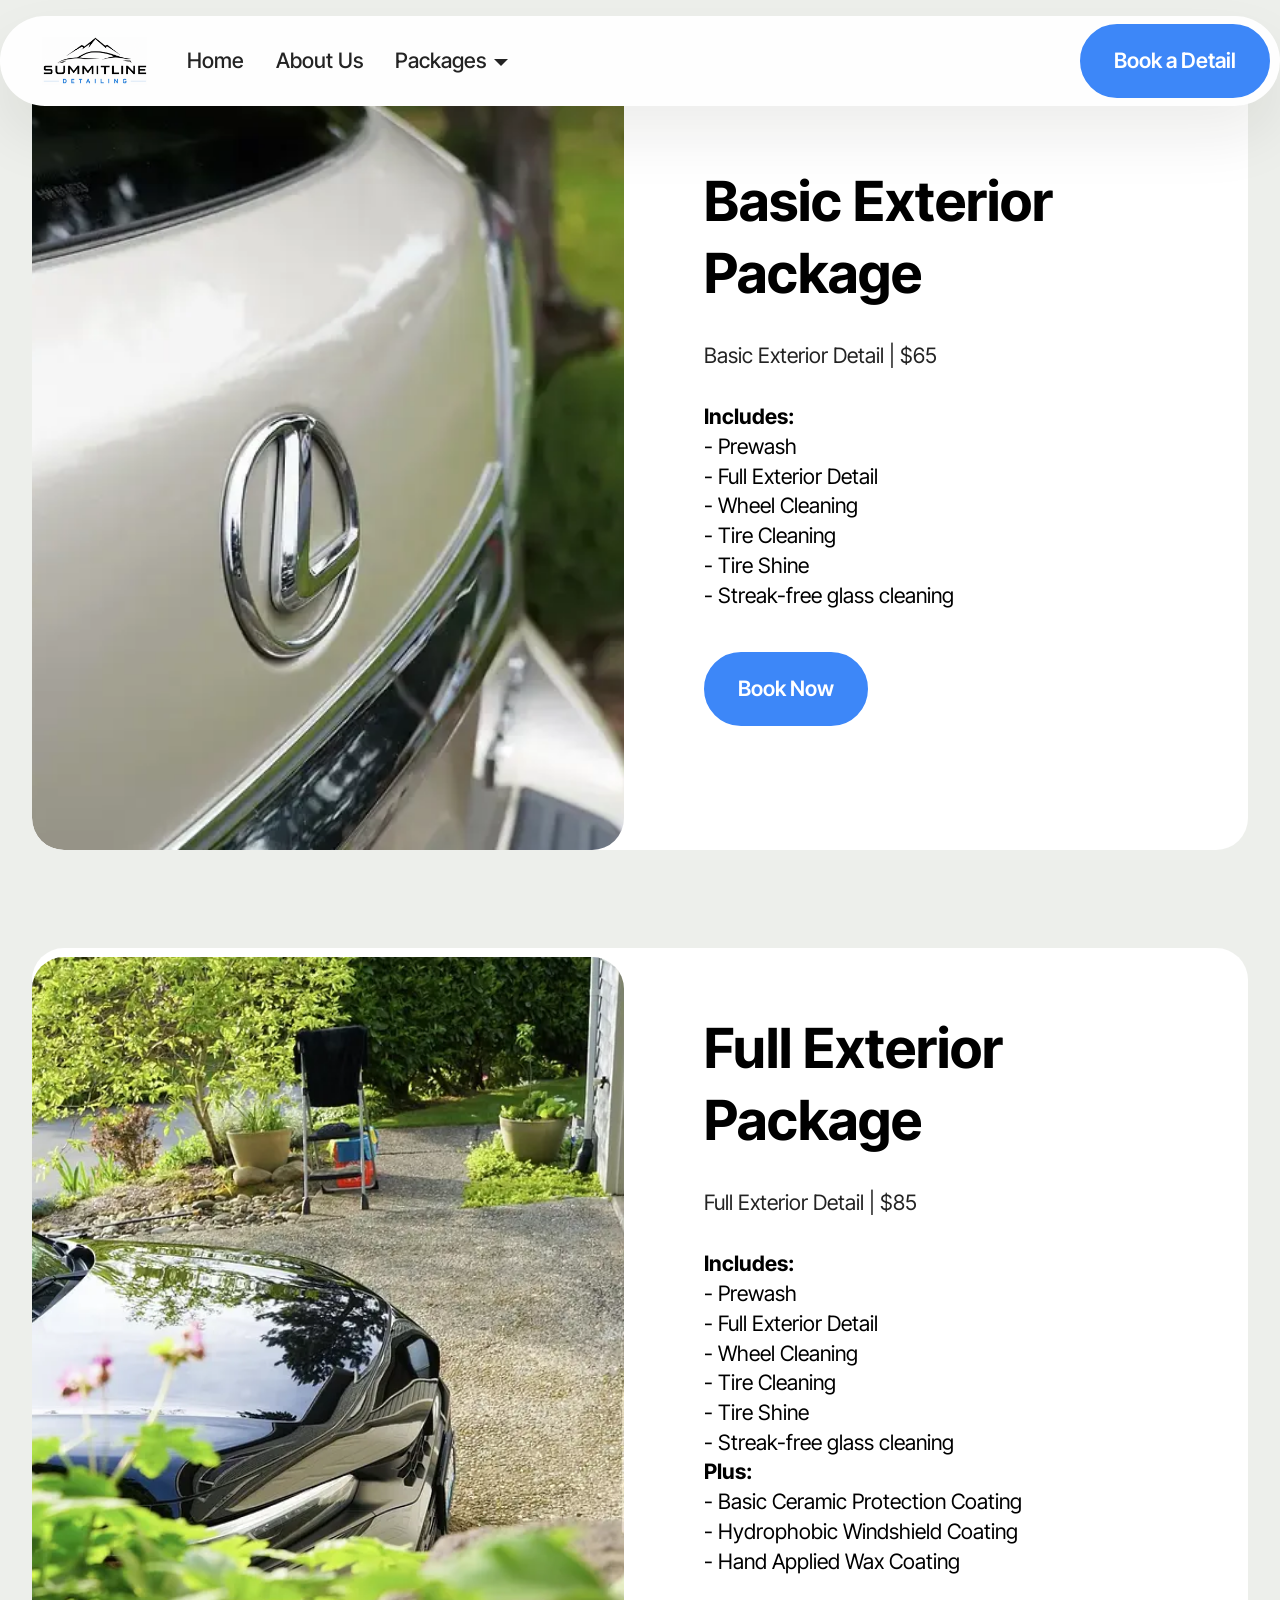
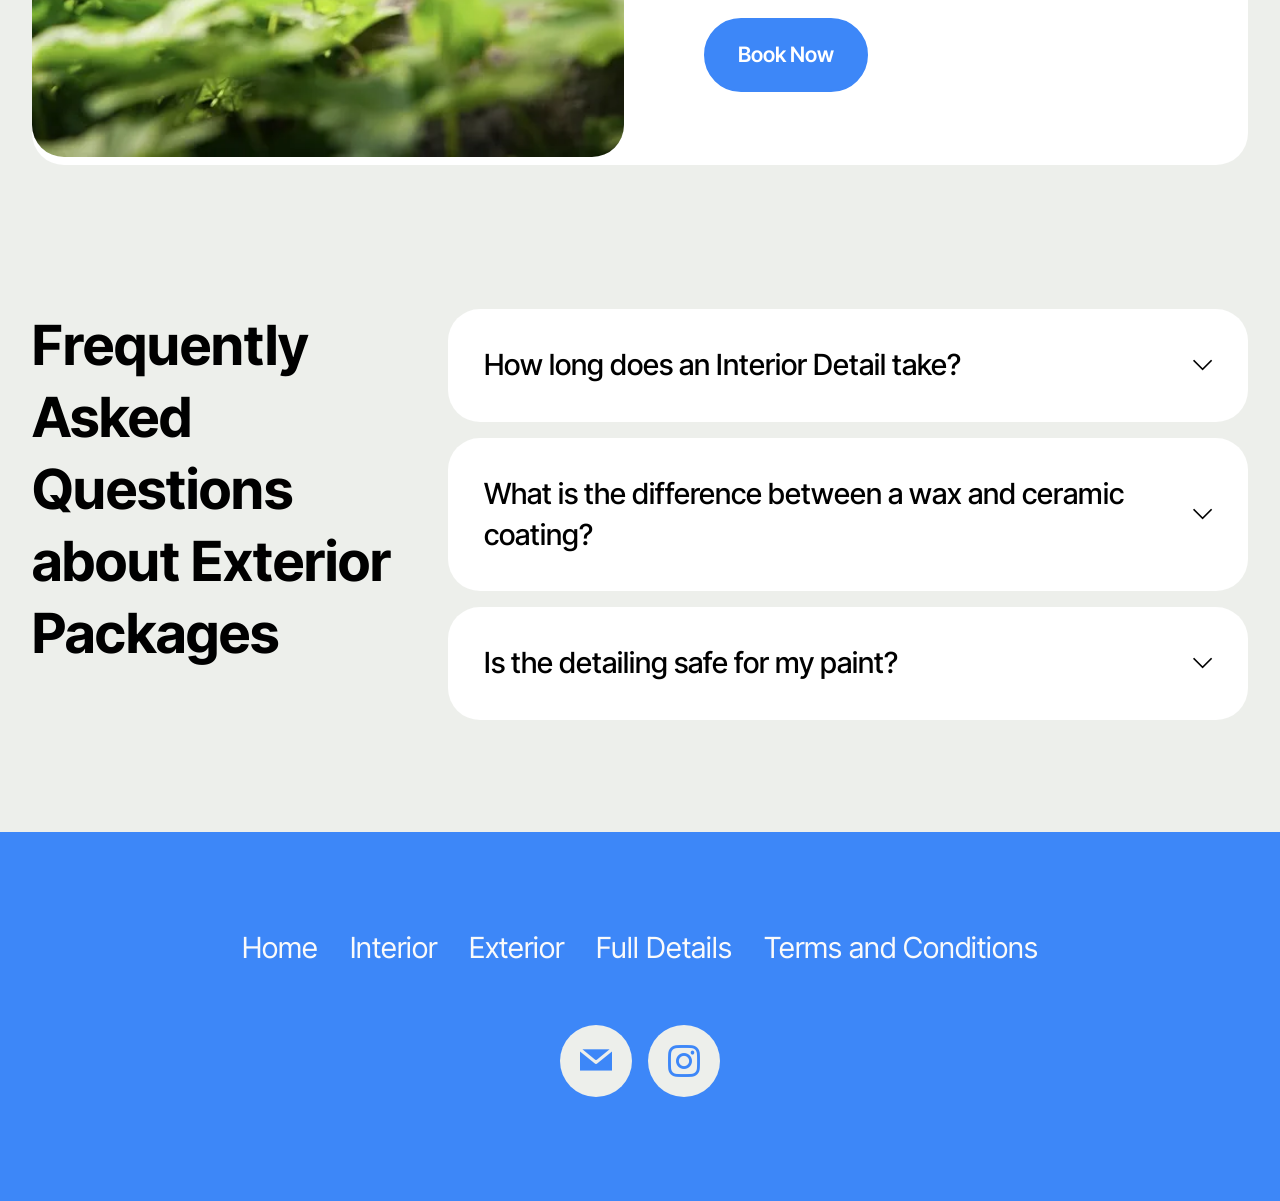
<file: Exterior-Packages.html>
<!DOCTYPE html>
<html  >
<head>
  
  <meta charset="UTF-8">
  <meta http-equiv="X-UA-Compatible" content="IE=edge">
  <meta name="generator" content="Mobirise v6.1.12, mobirise.com">
  <meta name="twitter:card" content="summary_large_image"/>
  <meta name="twitter:image:src" content="assets/images/Exterior-Packages-meta.png">
  <meta property="og:image" content="assets/images/Exterior-Packages-meta.png">
  <meta name="twitter:title" content="Exterior Packages">
  <meta name="viewport" content="width=device-width, initial-scale=1, minimum-scale=1">
  <link rel="shortcut icon" href="assets/images/img-3205.png" type="image/x-icon">
  <meta name="description" content="Summitline Detailing offers local mobile auto interior, exterior, or full detail packages for Bellevue and the greater area. Explore our packages today!">
  
  
  <title>Exterior Packages</title>
  <link rel="stylesheet" href="assets/web/assets/mobirise-icons2/mobirise2.css">
  <link rel="stylesheet" href="assets/bootstrap/css/bootstrap.min.css">
  <link rel="stylesheet" href="assets/dropdown/css/style.css">
  <link rel="stylesheet" href="assets/socicon/css/styles.css">
  <link rel="stylesheet" href="assets/theme/css/style.css">
  <link rel="preload" href="https://fonts.googleapis.com/css2?family=Inter+Tight:wght@400;700&display=swap&display=swap" as="style" onload="this.onload=null;this.rel='stylesheet'">
  <noscript><link rel="stylesheet" href="https://fonts.googleapis.com/css2?family=Inter+Tight:wght@400;700&display=swap&display=swap"></noscript>
  <link rel="preload" as="style" href="assets/mobirise/css/mbr-additional.css?v=vYomJ1"><link rel="stylesheet" href="assets/mobirise/css/mbr-additional.css?v=vYomJ1" type="text/css">

  
  
  
</head>
<body>
  
  <section data-bs-version="5.1" class="menu menu1 cid-vp73B6WXZl" once="menu" id="menu01-p">
	

	<nav class="navbar navbar-dropdown navbar-fixed-top navbar-expand-lg">
		<div class="container">
			<div class="navbar-brand">
				<span class="navbar-logo">
					<a href="index.html#top">
						<img src="assets/images/img-3205.png" alt="Mobirise Website Builder" style="height: 3rem;">
					</a>
				</span>
				
			</div>
			<button class="navbar-toggler" type="button" data-toggle="collapse" data-bs-toggle="collapse" data-target="#navbarSupportedContent" data-bs-target="#navbarSupportedContent" aria-controls="navbarNavAltMarkup" aria-expanded="false" aria-label="Toggle navigation">
				<div class="hamburger">
					<span></span>
					<span></span>
					<span></span>
					<span></span>
				</div>
			</button>
			<div class="collapse navbar-collapse" id="navbarSupportedContent">
				<ul class="navbar-nav nav-dropdown" data-app-modern-menu="true"><li class="nav-item">
						<a class="nav-link link text-black text-primary display-4" href="index.html#header17-k">Home</a>
					</li>
					<li class="nav-item">
						<a class="nav-link link text-black text-primary display-4" href="index.html#article12-a">About Us</a>
					</li><li class="nav-item dropdown">
						<a class="nav-link link text-black dropdown-toggle display-4" href="https://mobiri.se" aria-expanded="false" data-toggle="dropdown-submenu" data-bs-toggle="dropdown" data-bs-auto-close="outside">Packages</a><div class="dropdown-menu" aria-labelledby="dropdown-750"><a class="text-black dropdown-item text-primary display-4" href="Interior-Packages.html#features024-t">Interior Packages</a><a class="text-black dropdown-item text-primary display-4" href="Exterior-Packages.html#features024-x">Exterior Packages</a><a class="text-black dropdown-item text-primary display-4" href="Full-Packages.html#features024-10">Full Detail Packages</a></div>
					</li></ul>
				
				<div class="navbar-buttons mbr-section-btn"><a class="btn btn-primary display-4" href="https://clienthub.getjobber.com/hubs/0df51bb6-85b5-400c-8c29-85e81df763e1/public/requests/4937842/new">Book a Detail</a></div>
			</div>
		</div>
	</nav>
</section>

<section data-bs-version="5.1" class="features024 cid-vp7y2C4eEo mbr-fullscreen" id="features024-x">
  

  
  

  <div class="container-fluid">
    <div class="row justify-content-center align-items-center">
      <div class="col-12">
        <div class="card-wrapper">
          <div class="row">
            <div class="col-12 col-md-12 col-lg-6 image-wrapper">
              <img class="w-100" src="assets/images/akyyej1vt6gfcha4sm4mvao1cpv3-1.webp" alt="Mobirise Website Builder">
            </div>
            <div class="col-12 col-lg col-md-12">
              <div class="text-wrapper align-left">
                <h5 class="mbr-section-title mbr-fonts-style mb-4 display-2">
                  <strong>Basic Exterior Package</strong></h5>
                <p class="price mbr-fonts-style mb-4 display-7">
                  Basic Exterior Detail | $65</p>
                <p class="mbr-text mbr-fonts-style mb-4 display-7"><strong>Includes:</strong><br>- Prewash
<br>- Full Exterior Detail<br>- Wheel Cleaning
<br>- Tire Cleaning
<br>- Tire Shine
<br>- Streak-free glass cleaning</p>
                <div class="mbr-section-btn mt-3"><a class="btn btn-lg btn-primary display-7" href="https://clienthub.getjobber.com/hubs/0df51bb6-85b5-400c-8c29-85e81df763e1/public/requests/4937842/new">Book Now</a></div>
              </div>
            </div>
          </div>
        </div>
      </div>
    </div>
  </div>
</section>

<section data-bs-version="5.1" class="features024 cid-vp7yt60pp1 mbr-fullscreen" id="features024-z">
  

  
  

  <div class="container-fluid">
    <div class="row justify-content-center align-items-center">
      <div class="col-12">
        <div class="card-wrapper">
          <div class="row">
            <div class="col-12 col-md-12 col-lg-6 image-wrapper">
              <img class="w-100" src="assets/images/3uki23avvihjmtzeo11vtrdgwvgl.webp" alt="Mobirise Website Builder">
            </div>
            <div class="col-12 col-lg col-md-12">
              <div class="text-wrapper align-left">
                <h5 class="mbr-section-title mbr-fonts-style mb-4 display-2">
                  <strong>Full Exterior Package</strong></h5>
                <p class="price mbr-fonts-style mb-4 display-7">
                  Full Exterior Detail | $85</p>
                <p class="mbr-text mbr-fonts-style mb-4 display-7"><strong>Includes:
<br></strong>- Prewash
<br>- Full Exterior Detail
<br>- Wheel Cleaning
<br>- Tire Cleaning
<br>- Tire Shine
<br>- Streak-free glass cleaning<br><strong>Plus:</strong><br>- Basic Ceramic Protection Coating<br>-&nbsp;Hydrophobic Windshield Coating<br>-&nbsp;Hand Applied Wax Coating</p>
                <div class="mbr-section-btn mt-3"><a class="btn btn-lg btn-primary display-7" href="https://clienthub.getjobber.com/hubs/0df51bb6-85b5-400c-8c29-85e81df763e1/public/requests/4937842/new">Book Now</a></div>
              </div>
            </div>
          </div>
        </div>
      </div>
    </div>
  </div>
</section>

<section data-bs-version="5.1" class="list07 cid-vp7y6aOcrg" id="list07-y">
    
    
    <div class="container">
        <div class="row justify-content-center">
            <div class="col-lg-4">
                <div class="col-12 col-md-12">
                    <h5 class="mbr-section-title mbr-fonts-style mt-0 mb-4 display-2"><strong>Frequently Asked Questions about Exterior Packages</strong></h5>
                    
                    
                </div>
            </div>

            <div class="col-lg-8">
                <div id="bootstrap-accordion_34" class="panel-group accordionStyles accordion" role="tablist" aria-multiselectable="true">
                    <div class="card">
                        <div class="card-header" role="tab" id="headingOne">
                            <a role="button" class="panel-title collapsed" data-toggle="collapse" data-bs-toggle="collapse" data-core="" href="#collapse1_34" aria-expanded="false" aria-controls="collapse1">
                                <h6 class="panel-title-edit mbr-semibold mbr-fonts-style mb-0 display-5">How long does an Interior Detail take?&nbsp;</h6>
                                <span class="sign mbr-iconfont mobi-mbri-arrow-down"></span>
                            </a>
                        </div>
                        <div id="collapse1_34" class="panel-collapse noScroll collapse" role="tabpanel" aria-labelledby="headingOne" data-parent="#accordion" data-bs-parent="#bootstrap-accordion_34">
                            <div class="panel-body">
                                <p class="mbr-fonts-style panel-text display-7">
                                    The duration varies depending on vehicle size and package but generally ranges from one to three hours
                                </p>
                            </div>
                        </div>

                    </div>
                    <div class="card">
                        <div class="card-header" role="tab" id="headingOne">
                            <a role="button" class="panel-title collapsed" data-toggle="collapse" data-bs-toggle="collapse" data-core="" href="#collapse2_34" aria-expanded="false" aria-controls="collapse2">
                                <h6 class="panel-title-edit mbr-semibold mbr-fonts-style mb-0 display-5">What is the difference between a wax and ceramic coating?</h6>
                                <span class="sign mbr-iconfont mobi-mbri-arrow-down"></span>
                            </a>
                        </div>
                        <div id="collapse2_34" class="panel-collapse noScroll collapse" role="tabpanel" aria-labelledby="headingOne" data-parent="#accordion" data-bs-parent="#bootstrap-accordion_34">
                            <div class="panel-body">
                                <p class="mbr-fonts-style panel-text display-7">
                                    Wax provides a smooth, glossy finish with short-term protection, while ceramic coating bonds to the paint for longer-lasting durability and water resistance. When used together, the ceramic adds strong protection, and the wax enhances the shine and depth for the best overall finish.&nbsp;Our ceramic protection is a spray-applied coating that boosts shine and hydrophobic properties. It offers months of protection but is not a permanent ceramic coating.</p>
                            </div>
                        </div>
                    </div>
                    <div class="card">
                        <div class="card-header" role="tab" id="headingOne">
                            <a role="button" class="panel-title collapsed" data-toggle="collapse" data-bs-toggle="collapse" data-core="" href="#collapse3_34" aria-expanded="false" aria-controls="collapse3">
                                <h6 class="panel-title-edit mbr-semibold mbr-fonts-style mb-0 display-5">Is the detailing safe for my paint?</h6>
                                <span class="sign mbr-iconfont mobi-mbri-arrow-down"></span>
                            </a>
                        </div>
                        <div id="collapse3_34" class="panel-collapse noScroll collapse" role="tabpanel" aria-labelledby="headingOne" data-parent="#accordion" data-bs-parent="#bootstrap-accordion_34">
                            <div class="panel-body">
                                <p class="mbr-fonts-style panel-text display-7">
                                    Absolutely. We use professional-grade products and safe hand-washing techniques designed to protect your vehicle's finish. Even so, please let us know if your car already has a ceramic coating applied so we can be extra careful.</p>
                            </div>
                        </div>
                    </div>
                    
                    
                    
                </div>
            </div>
        </div>
    </div>
</section>

<section data-bs-version="5.1" class="footer3 cid-vp754q2Ap7" once="footers" id="footer03-q">

        

    

    <div class="container">
        <div class="row">
            <div class="row-links">
                <ul class="header-menu">
                  
                  
                  
                  
                <li class="header-menu-item mbr-fonts-style display-5"><a href="index.html#header17-k" class="text-white text-primary">Home</a></li><li class="header-menu-item mbr-fonts-style display-5"><a href="Interior-Packages.html#features024-t" class="text-white text-primary">Interior</a></li><li class="header-menu-item mbr-fonts-style display-5"><a href="Exterior-Packages.html#features024-x" class="text-white text-primary">Exterior</a></li><li class="header-menu-item mbr-fonts-style display-5"><a href="Full-Packages.html#features024-10" class="text-white text-primary">Full Details</a></li><li class="header-menu-item mbr-fonts-style display-5"><a href="Terms-&-Conditions.html#article12-18" class="text-white">Terms and Conditions</a></li></ul>
              </div>

            <div class="col-12 mt-4">
                <div class="social-row">
                    <div class="soc-item">
                        <a href="mailto:summitlinedetailing@gmail.com">
                            <span class="mbr-iconfont display-7 socicon-mail socicon"></span>
                        </a>
                    </div>
                    <div class="soc-item">
                        <a href="https://www.instagram.com/summitline.detailing?igsh=MXhjcmc3dmJzc2l4eQ%3D%3D&utm_source=qr" target="_blank">
                            <span class="mbr-iconfont socicon-instagram socicon"></span>
                        </a>
                    </div>
                    
                    
                    
                </div>
            </div>
            
        </div>
    </div>  
	
<script src="assets/bootstrap/js/bootstrap.bundle.min.js"></script>  <script src="assets/parallax/jarallax.js"></script>  <script src="assets/smoothscroll/smooth-scroll.js"></script>  <script src="assets/ytplayer/index.js"></script>  <script src="assets/dropdown/js/navbar-dropdown.js"></script>  <script src="assets/masonry/masonry.pkgd.min.js"></script>  <script src="assets/imagesloaded/imagesloaded.pkgd.min.js"></script>  <script src="assets/theme/js/script.js"></script>  <script src="assets/gallery/player.min.js"></script>  <script src="assets/gallery/script.js"></script>  

</body>
</html>
</file>
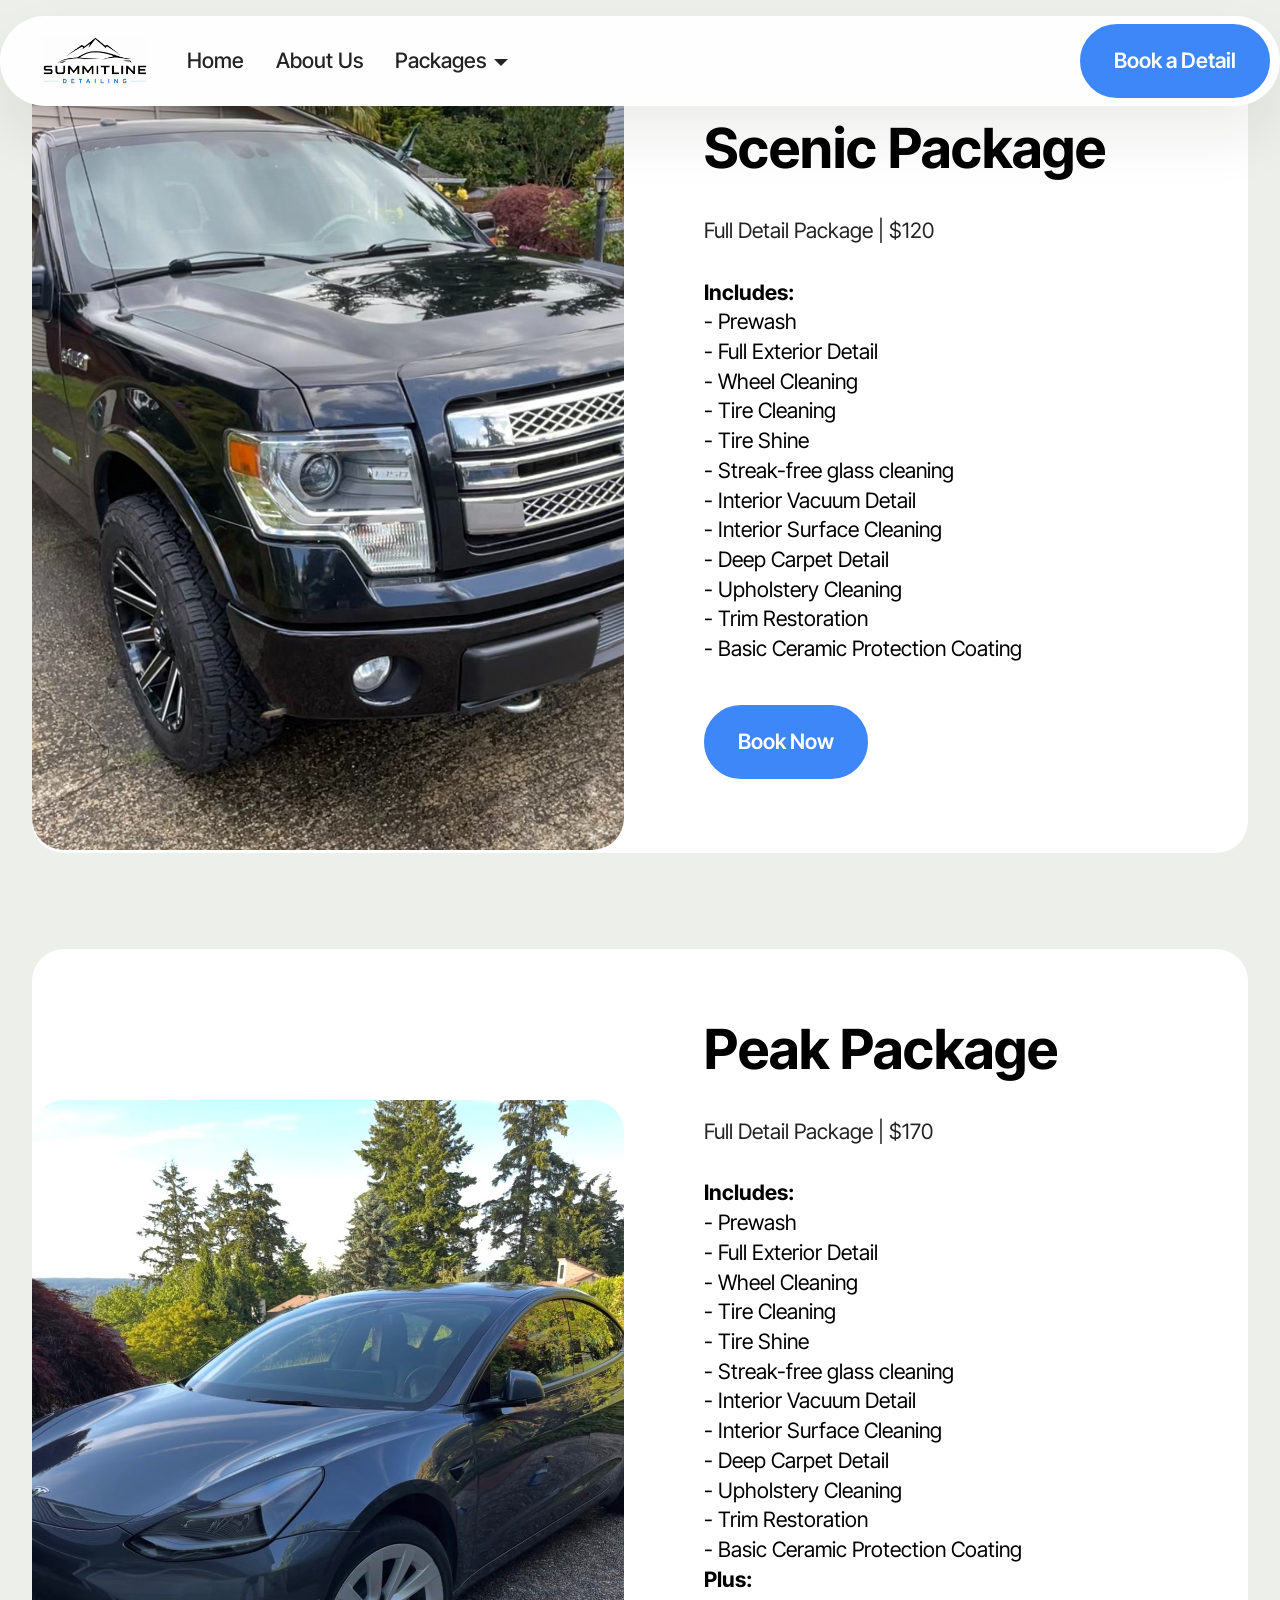
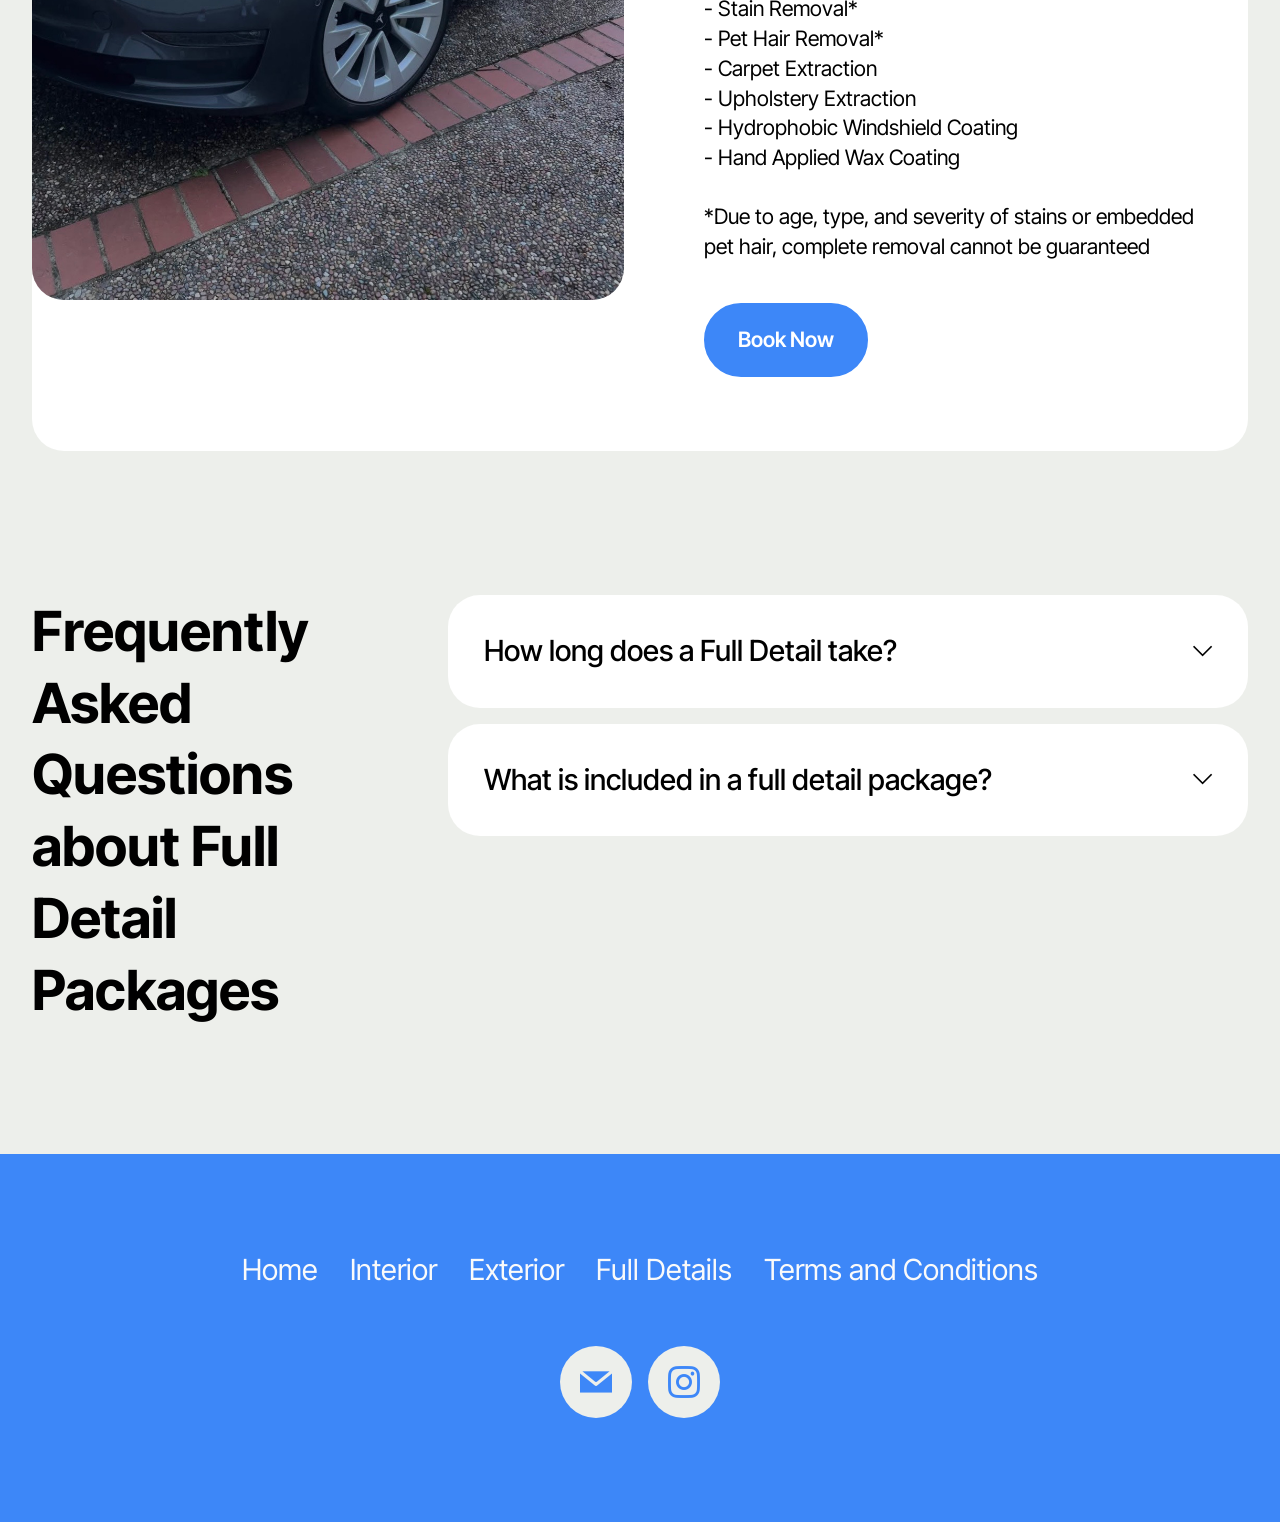
<file: Full-Packages.html>
<!DOCTYPE html>
<html  >
<head>
  
  <meta charset="UTF-8">
  <meta http-equiv="X-UA-Compatible" content="IE=edge">
  <meta name="generator" content="Mobirise v6.1.12, mobirise.com">
  <meta name="twitter:card" content="summary_large_image"/>
  <meta name="twitter:image:src" content="assets/images/Full-Packages-meta.png">
  <meta property="og:image" content="assets/images/Full-Packages-meta.png">
  <meta name="twitter:title" content="Full Detail Packages">
  <meta name="viewport" content="width=device-width, initial-scale=1, minimum-scale=1">
  <link rel="shortcut icon" href="assets/images/img-3205.png" type="image/x-icon">
  <meta name="description" content="Summitline Detailing offers local mobile auto interior, exterior, or full detail packages for Bellevue and the greater area. Explore our packages today!">
  
  
  <title>Full Detail Packages</title>
  <link rel="stylesheet" href="assets/web/assets/mobirise-icons2/mobirise2.css">
  <link rel="stylesheet" href="assets/bootstrap/css/bootstrap.min.css">
  <link rel="stylesheet" href="assets/dropdown/css/style.css">
  <link rel="stylesheet" href="assets/socicon/css/styles.css">
  <link rel="stylesheet" href="assets/theme/css/style.css">
  <link rel="preload" href="https://fonts.googleapis.com/css2?family=Inter+Tight:wght@400;700&display=swap&display=swap" as="style" onload="this.onload=null;this.rel='stylesheet'">
  <noscript><link rel="stylesheet" href="https://fonts.googleapis.com/css2?family=Inter+Tight:wght@400;700&display=swap&display=swap"></noscript>
  <link rel="preload" as="style" href="assets/mobirise/css/mbr-additional.css?v=lLzidM"><link rel="stylesheet" href="assets/mobirise/css/mbr-additional.css?v=lLzidM" type="text/css">

  
  
  
</head>
<body>
  
  <section data-bs-version="5.1" class="menu menu1 cid-vp73B6WXZl" once="menu" id="menu01-r">
	

	<nav class="navbar navbar-dropdown navbar-fixed-top navbar-expand-lg">
		<div class="container">
			<div class="navbar-brand">
				<span class="navbar-logo">
					<a href="index.html#top">
						<img src="assets/images/img-3205.png" alt="Mobirise Website Builder" style="height: 3rem;">
					</a>
				</span>
				
			</div>
			<button class="navbar-toggler" type="button" data-toggle="collapse" data-bs-toggle="collapse" data-target="#navbarSupportedContent" data-bs-target="#navbarSupportedContent" aria-controls="navbarNavAltMarkup" aria-expanded="false" aria-label="Toggle navigation">
				<div class="hamburger">
					<span></span>
					<span></span>
					<span></span>
					<span></span>
				</div>
			</button>
			<div class="collapse navbar-collapse" id="navbarSupportedContent">
				<ul class="navbar-nav nav-dropdown" data-app-modern-menu="true"><li class="nav-item">
						<a class="nav-link link text-black text-primary display-4" href="index.html#header17-k">Home</a>
					</li>
					<li class="nav-item">
						<a class="nav-link link text-black text-primary display-4" href="index.html#article12-a">About Us</a>
					</li><li class="nav-item dropdown">
						<a class="nav-link link text-black dropdown-toggle display-4" href="https://mobiri.se" aria-expanded="false" data-toggle="dropdown-submenu" data-bs-toggle="dropdown" data-bs-auto-close="outside">Packages</a><div class="dropdown-menu" aria-labelledby="dropdown-750"><a class="text-black dropdown-item text-primary display-4" href="Interior-Packages.html#features024-t">Interior Packages</a><a class="text-black dropdown-item text-primary display-4" href="Exterior-Packages.html#features024-x">Exterior Packages</a><a class="text-black dropdown-item text-primary display-4" href="Full-Packages.html#features024-10">Full Detail Packages</a></div>
					</li></ul>
				
				<div class="navbar-buttons mbr-section-btn"><a class="btn btn-primary display-4" href="https://clienthub.getjobber.com/hubs/0df51bb6-85b5-400c-8c29-85e81df763e1/public/requests/4937842/new">Book a Detail</a></div>
			</div>
		</div>
	</nav>
</section>

<section data-bs-version="5.1" class="features024 cid-vp7C0Tghn2 mbr-fullscreen" id="features024-10">
  

  
  

  <div class="container-fluid">
    <div class="row justify-content-center align-items-center">
      <div class="col-12">
        <div class="card-wrapper">
          <div class="row">
            <div class="col-12 col-md-12 col-lg-6 image-wrapper">
              <img class="w-100" src="assets/images/img-3251.jpeg" alt="Mobirise Website Builder">
            </div>
            <div class="col-12 col-lg col-md-12">
              <div class="text-wrapper align-left">
                <h5 class="mbr-section-title mbr-fonts-style mb-4 display-2">
                  <strong>Scenic Package</strong></h5>
                <p class="price mbr-fonts-style mb-4 display-7">
                  Full Detail Package | $120</p>
                <p class="mbr-text mbr-fonts-style mb-4 display-7"><strong>Includes:</strong><br>- Prewash
<br>- Full Exterior Detail
<br>- Wheel Cleaning
<br>- Tire Cleaning
<br>- Tire Shine
<br>- Streak-free glass cleaning<br>- Interior Vacuum Detail
<br>- Interior Surface Cleaning
<br>- Deep Carpet Detail
<br>- Upholstery Cleaning<br>-&nbsp;Trim Restoration<br>-&nbsp;Basic Ceramic Protection Coating</p>
                <div class="mbr-section-btn mt-3"><a class="btn btn-lg btn-primary display-7" href="https://clienthub.getjobber.com/hubs/0df51bb6-85b5-400c-8c29-85e81df763e1/public/requests/4937842/new">Book Now</a></div>
              </div>
            </div>
          </div>
        </div>
      </div>
    </div>
  </div>
</section>

<section data-bs-version="5.1" class="features024 cid-vp7Cp3WUx9 mbr-fullscreen" id="features024-13">
  

  
  

  <div class="container-fluid">
    <div class="row justify-content-center align-items-center">
      <div class="col-12">
        <div class="card-wrapper">
          <div class="row">
            <div class="col-12 col-md-12 col-lg-6 image-wrapper">
              <img class="w-100" src="assets/images/img-3348.jpeg" alt="Mobirise Website Builder">
            </div>
            <div class="col-12 col-lg col-md-12">
              <div class="text-wrapper align-left">
                <h5 class="mbr-section-title mbr-fonts-style mb-4 display-2">
                  <strong>Peak Package</strong></h5>
                <p class="price mbr-fonts-style mb-4 display-7">
                  Full Detail Package | $170</p>
                <p class="mbr-text mbr-fonts-style mb-4 display-7"><strong>Includes:
</strong><br>- Prewash
<br>- Full Exterior Detail
<br>- Wheel Cleaning
<br>- Tire Cleaning
<br>- Tire Shine
<br>- Streak-free glass cleaning
<br>- Interior Vacuum Detail
<br>- Interior Surface Cleaning
<br>- Deep Carpet Detail
<br>- Upholstery Cleaning
<br>- Trim Restoration
<br>- Basic Ceramic Protection Coating<br><strong>Plus:</strong><br>- Stain Removal*
<br>- Pet Hair Removal*
<br>- Carpet Extraction
<br>- Upholstery Extraction<br>- Hydrophobic Windshield Coating
<br>- Hand Applied Wax Coating<br><br>*Due to age, type, and severity of stains or embedded pet hair, complete removal cannot be guaranteed<strong><br></strong></p>
                <div class="mbr-section-btn mt-3"><a class="btn btn-lg btn-primary display-7" href="https://clienthub.getjobber.com/hubs/0df51bb6-85b5-400c-8c29-85e81df763e1/public/requests/4937842/new">Book Now</a></div>
              </div>
            </div>
          </div>
        </div>
      </div>
    </div>
  </div>
</section>

<section data-bs-version="5.1" class="list07 cid-vp7C2O2GYf" id="list07-12">
    
    
    <div class="container">
        <div class="row justify-content-center">
            <div class="col-lg-4">
                <div class="col-12 col-md-12">
                    <h5 class="mbr-section-title mbr-fonts-style mt-0 mb-4 display-2"><strong>Frequently Asked Questions about Full Detail Packages</strong></h5>
                    
                    
                </div>
            </div>

            <div class="col-lg-8">
                <div id="bootstrap-accordion_38" class="panel-group accordionStyles accordion" role="tablist" aria-multiselectable="true">
                    <div class="card">
                        <div class="card-header" role="tab" id="headingOne">
                            <a role="button" class="panel-title collapsed" data-toggle="collapse" data-bs-toggle="collapse" data-core="" href="#collapse1_38" aria-expanded="false" aria-controls="collapse1">
                                <h6 class="panel-title-edit mbr-semibold mbr-fonts-style mb-0 display-5">How long does a Full Detail take?</h6>
                                <span class="sign mbr-iconfont mobi-mbri-arrow-down"></span>
                            </a>
                        </div>
                        <div id="collapse1_38" class="panel-collapse noScroll collapse" role="tabpanel" aria-labelledby="headingOne" data-parent="#accordion" data-bs-parent="#bootstrap-accordion_38">
                            <div class="panel-body">
                                <p class="mbr-fonts-style panel-text display-7">
                                    The duration varies depending on vehicle size and package but generally ranges from two to five hours
                                </p>
                            </div>
                        </div>

                    </div>
                    <div class="card">
                        <div class="card-header" role="tab" id="headingOne">
                            <a role="button" class="panel-title collapsed" data-toggle="collapse" data-bs-toggle="collapse" data-core="" href="#collapse2_38" aria-expanded="false" aria-controls="collapse2">
                                <h6 class="panel-title-edit mbr-semibold mbr-fonts-style mb-0 display-5">What is included in a full detail package?</h6>
                                <span class="sign mbr-iconfont mobi-mbri-arrow-down"></span>
                            </a>
                        </div>
                        <div id="collapse2_38" class="panel-collapse noScroll collapse" role="tabpanel" aria-labelledby="headingOne" data-parent="#accordion" data-bs-parent="#bootstrap-accordion_38">
                            <div class="panel-body">
                                <p class="mbr-fonts-style panel-text display-7">
                                    Our full detail packages include interior cleaning, exterior washing and polishing, window washing, and deep cleaning of carpets and upholstery.
                                </p>
                            </div>
                        </div>
                    </div>
                    
                    
                    
                    
                </div>
            </div>
        </div>
    </div>
</section>

<section data-bs-version="5.1" class="footer3 cid-vp754q2Ap7" once="footers" id="footer03-s">

        

    

    <div class="container">
        <div class="row">
            <div class="row-links">
                <ul class="header-menu">
                  
                  
                  
                  
                <li class="header-menu-item mbr-fonts-style display-5"><a href="index.html#header17-k" class="text-white text-primary">Home</a></li><li class="header-menu-item mbr-fonts-style display-5"><a href="Interior-Packages.html#features024-t" class="text-white text-primary">Interior</a></li><li class="header-menu-item mbr-fonts-style display-5"><a href="Exterior-Packages.html#features024-x" class="text-white text-primary">Exterior</a></li><li class="header-menu-item mbr-fonts-style display-5"><a href="Full-Packages.html#features024-10" class="text-white text-primary">Full Details</a></li><li class="header-menu-item mbr-fonts-style display-5"><a href="Terms-&-Conditions.html#article12-18" class="text-white">Terms and Conditions</a></li></ul>
              </div>

            <div class="col-12 mt-4">
                <div class="social-row">
                    <div class="soc-item">
                        <a href="mailto:summitlinedetailing@gmail.com">
                            <span class="mbr-iconfont display-7 socicon-mail socicon"></span>
                        </a>
                    </div>
                    <div class="soc-item">
                        <a href="https://www.instagram.com/summitline.detailing?igsh=MXhjcmc3dmJzc2l4eQ%3D%3D&utm_source=qr" target="_blank">
                            <span class="mbr-iconfont socicon-instagram socicon"></span>
                        </a>
                    </div>
                    
                    
                    
                </div>
            </div>
            
        </div>
    </div>
	
<script src="assets/bootstrap/js/bootstrap.bundle.min.js"></script>  <script src="assets/parallax/jarallax.js"></script>  <script src="assets/smoothscroll/smooth-scroll.js"></script>  <script src="assets/ytplayer/index.js"></script>  <script src="assets/dropdown/js/navbar-dropdown.js"></script>  <script src="assets/masonry/masonry.pkgd.min.js"></script>  <script src="assets/imagesloaded/imagesloaded.pkgd.min.js"></script>  <script src="assets/theme/js/script.js"></script>  <script src="assets/gallery/player.min.js"></script>  <script src="assets/gallery/script.js"></script>  
  
</body>
</html>
</file>
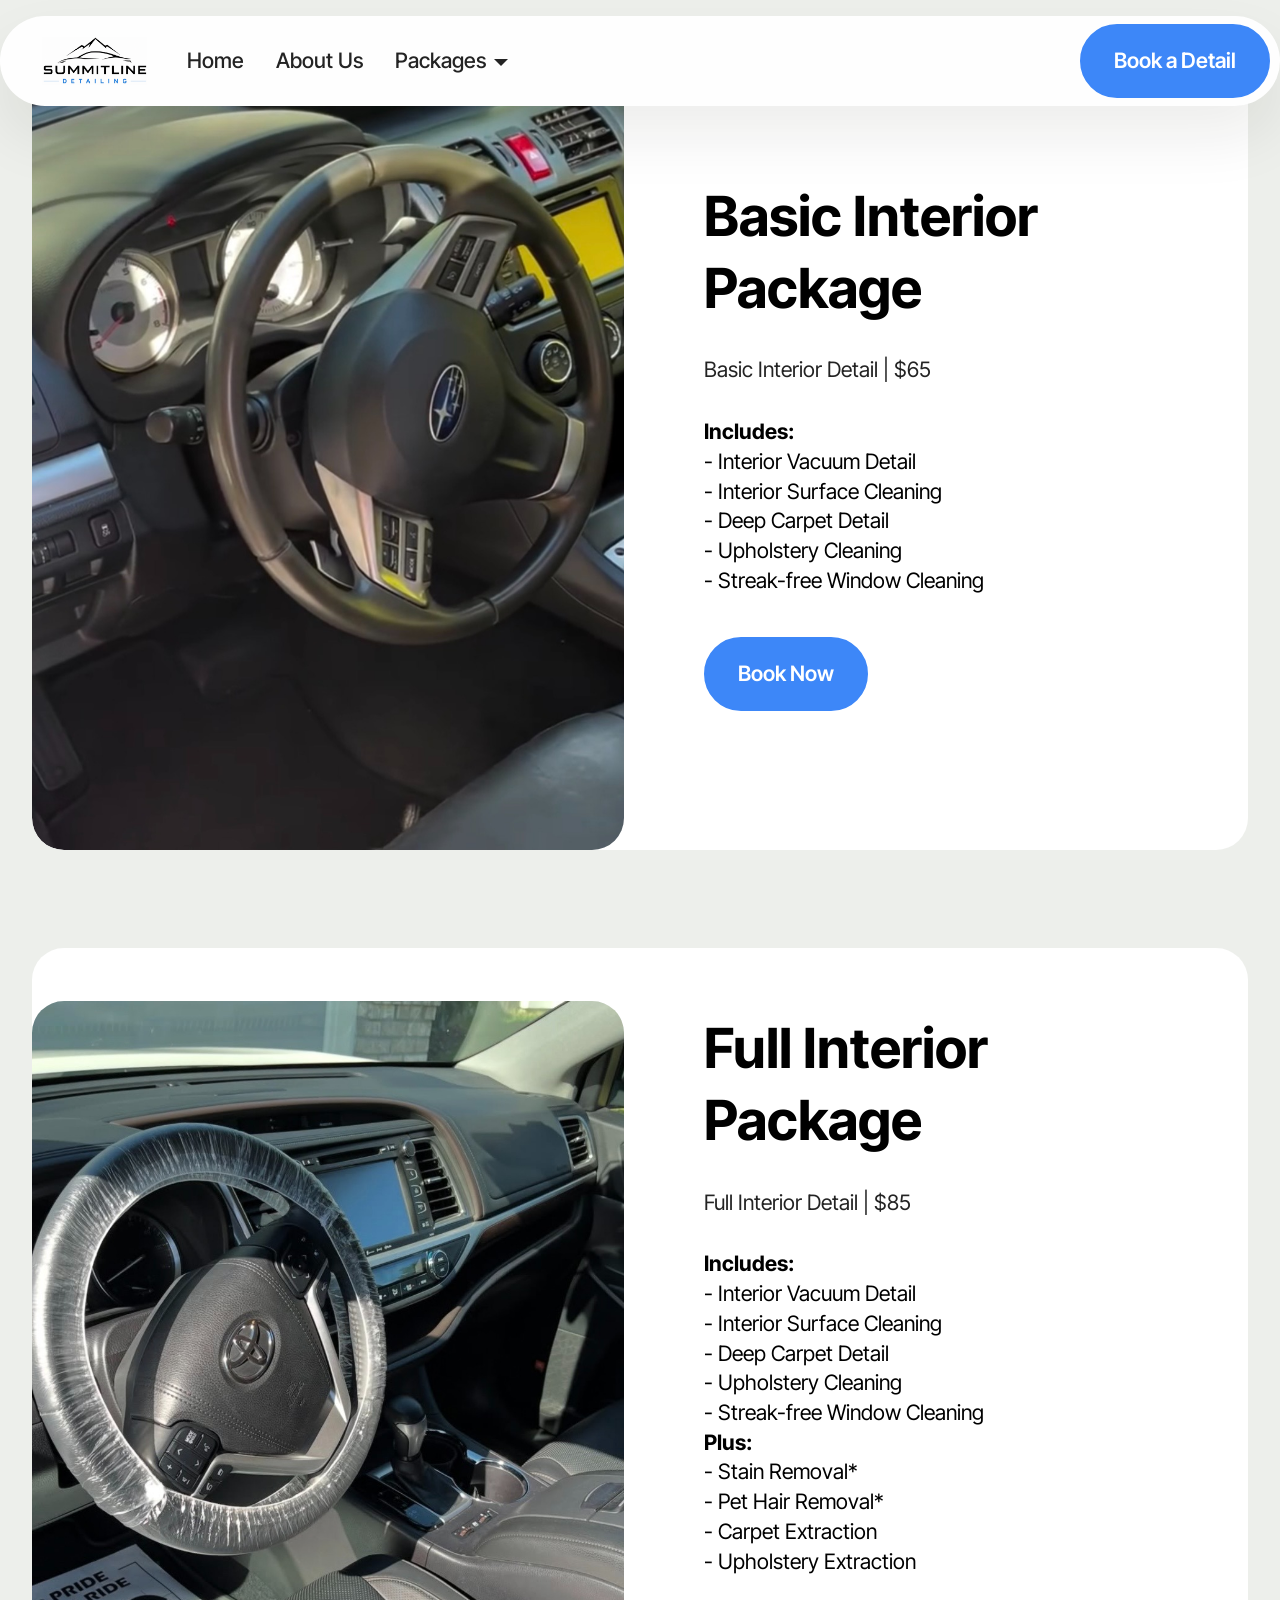
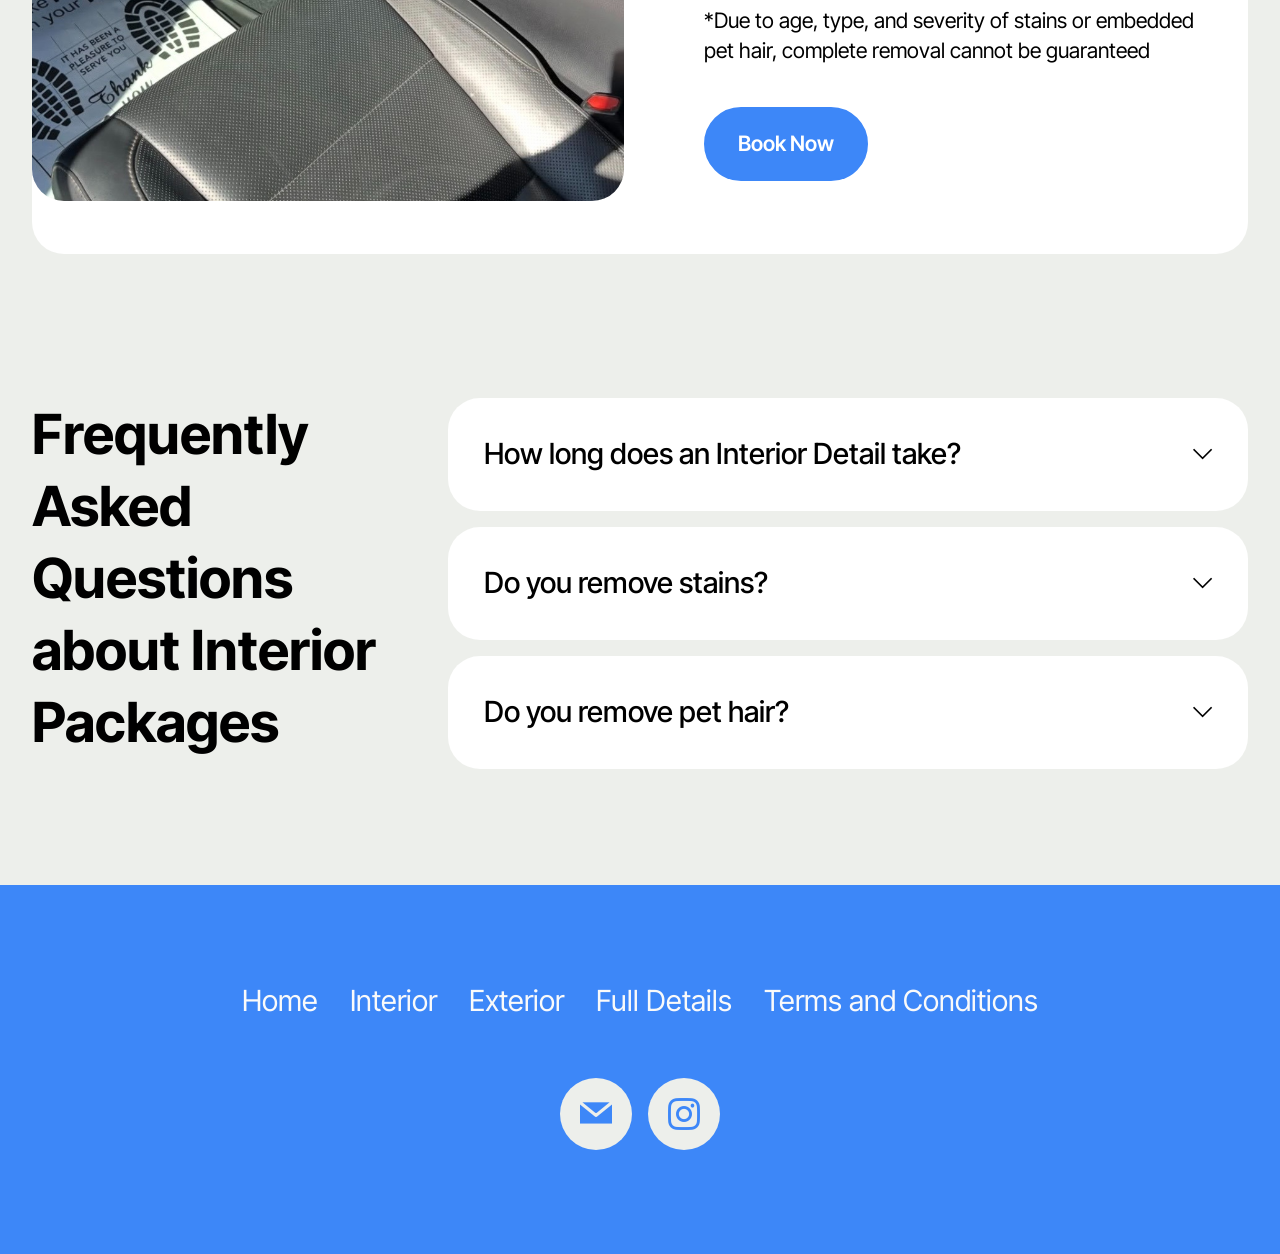
<file: Interior-Packages.html>
<!DOCTYPE html>
<html  >
<head>
  
  <meta charset="UTF-8">
  <meta http-equiv="X-UA-Compatible" content="IE=edge">
  <meta name="generator" content="Mobirise v6.1.12, mobirise.com">
  <meta name="twitter:card" content="summary_large_image"/>
  <meta name="twitter:image:src" content="assets/images/Interior-Packages-meta.png">
  <meta property="og:image" content="assets/images/Interior-Packages-meta.png">
  <meta name="twitter:title" content="Interior Packages">
  <meta name="viewport" content="width=device-width, initial-scale=1, minimum-scale=1">
  <link rel="shortcut icon" href="assets/images/img-3205.png" type="image/x-icon">
  <meta name="description" content="Summitline Detailing offers local mobile auto interior, exterior, or full detail packages for Bellevue and the greater area. Explore our packages today!">
  
  
  <title>Interior Packages</title>
  <link rel="stylesheet" href="assets/web/assets/mobirise-icons2/mobirise2.css">
  <link rel="stylesheet" href="assets/bootstrap/css/bootstrap.min.css">
  <link rel="stylesheet" href="assets/dropdown/css/style.css">
  <link rel="stylesheet" href="assets/socicon/css/styles.css">
  <link rel="stylesheet" href="assets/theme/css/style.css">
  <link rel="preload" href="https://fonts.googleapis.com/css2?family=Inter+Tight:wght@400;700&display=swap&display=swap" as="style" onload="this.onload=null;this.rel='stylesheet'">
  <noscript><link rel="stylesheet" href="https://fonts.googleapis.com/css2?family=Inter+Tight:wght@400;700&display=swap&display=swap"></noscript>
  <link rel="preload" as="style" href="assets/mobirise/css/mbr-additional.css?v=oPo7W4"><link rel="stylesheet" href="assets/mobirise/css/mbr-additional.css?v=oPo7W4" type="text/css">

  
  
  
</head>
<body>
  
  <section data-bs-version="5.1" class="menu menu1 cid-vp73B6WXZl" once="menu" id="menu01-n">
	

	<nav class="navbar navbar-dropdown navbar-fixed-top navbar-expand-lg">
		<div class="container">
			<div class="navbar-brand">
				<span class="navbar-logo">
					<a href="index.html#top">
						<img src="assets/images/img-3205.png" alt="Mobirise Website Builder" style="height: 3rem;">
					</a>
				</span>
				
			</div>
			<button class="navbar-toggler" type="button" data-toggle="collapse" data-bs-toggle="collapse" data-target="#navbarSupportedContent" data-bs-target="#navbarSupportedContent" aria-controls="navbarNavAltMarkup" aria-expanded="false" aria-label="Toggle navigation">
				<div class="hamburger">
					<span></span>
					<span></span>
					<span></span>
					<span></span>
				</div>
			</button>
			<div class="collapse navbar-collapse" id="navbarSupportedContent">
				<ul class="navbar-nav nav-dropdown" data-app-modern-menu="true"><li class="nav-item">
						<a class="nav-link link text-black text-primary display-4" href="index.html#header17-k">Home</a>
					</li>
					<li class="nav-item">
						<a class="nav-link link text-black text-primary display-4" href="index.html#article12-a">About Us</a>
					</li><li class="nav-item dropdown">
						<a class="nav-link link text-black dropdown-toggle display-4" href="https://mobiri.se" aria-expanded="false" data-toggle="dropdown-submenu" data-bs-toggle="dropdown" data-bs-auto-close="outside">Packages</a><div class="dropdown-menu" aria-labelledby="dropdown-750"><a class="text-black dropdown-item text-primary display-4" href="Interior-Packages.html#features024-t">Interior Packages</a><a class="text-black dropdown-item text-primary display-4" href="Exterior-Packages.html#features024-x">Exterior Packages</a><a class="text-black dropdown-item text-primary display-4" href="Full-Packages.html#features024-10">Full Detail Packages</a></div>
					</li></ul>
				
				<div class="navbar-buttons mbr-section-btn"><a class="btn btn-primary display-4" href="https://clienthub.getjobber.com/hubs/0df51bb6-85b5-400c-8c29-85e81df763e1/public/requests/4937842/new">Book a Detail</a></div>
			</div>
		</div>
	</nav>
</section>

<section data-bs-version="5.1" class="features024 cid-vp7rpvg5v2 mbr-fullscreen" id="features024-t">
  

  
  

  <div class="container-fluid">
    <div class="row justify-content-center align-items-center">
      <div class="col-12">
        <div class="card-wrapper">
          <div class="row">
            <div class="col-12 col-md-12 col-lg-6 image-wrapper">
              <img class="w-100" src="assets/images/img-3610.jpeg" alt="Mobirise Website Builder">
            </div>
            <div class="col-12 col-lg col-md-12">
              <div class="text-wrapper align-left">
                <h5 class="mbr-section-title mbr-fonts-style mb-4 display-2">
                  <strong>Basic Interior Package</strong></h5>
                <p class="price mbr-fonts-style mb-4 display-7">Basic Interior Detail | $65</p>
                <p class="mbr-text mbr-fonts-style mb-4 display-7"><strong>
                  Includes:</strong><br>- Interior Vacuum Detail
<br>- Interior Surface Cleaning
<br>- Deep Carpet Detail
<br>- Upholstery Cleaning
<br>- Streak-free Window Cleaning</p>
                <div class="mbr-section-btn mt-3"><a class="btn btn-lg btn-primary display-7" href="https://clienthub.getjobber.com/hubs/0df51bb6-85b5-400c-8c29-85e81df763e1/public/requests/4937842/new">Book Now</a></div>
              </div>
            </div>
          </div>
        </div>
      </div>
    </div>
  </div>
</section>

<section data-bs-version="5.1" class="features024 cid-vp7tlhDWT2 mbr-fullscreen" id="features024-w">
  

  
  

  <div class="container-fluid">
    <div class="row justify-content-center align-items-center">
      <div class="col-12">
        <div class="card-wrapper">
          <div class="row">
            <div class="col-12 col-md-12 col-lg-6 image-wrapper">
              <img class="w-100" src="assets/images/img-3347.jpeg" alt="Mobirise Website Builder">
            </div>
            <div class="col-12 col-lg col-md-12">
              <div class="text-wrapper align-left">
                <h5 class="mbr-section-title mbr-fonts-style mb-4 display-2">
                  <strong>Full Interior Package</strong></h5>
                <p class="price mbr-fonts-style mb-4 display-7">
                  Full Interior Detail | $85</p>
                <p class="mbr-text mbr-fonts-style mb-4 display-7"><strong>
                  Includes:</strong><br>- Interior Vacuum Detail
<br>- Interior Surface Cleaning
<br>- Deep Carpet Detail
<br>- Upholstery Cleaning
<br>- Streak-free Window Cleaning<br><strong>Plus:<br></strong>- Stain Removal*<br>- Pet Hair Removal*<br>- Carpet Extraction<br>- Upholstery Extraction<br><br>*Due to age, type, and severity of stains or embedded pet hair, complete removal cannot be guaranteed</p>
                <div class="mbr-section-btn mt-3"><a class="btn btn-lg btn-primary display-7" href="https://clienthub.getjobber.com/hubs/0df51bb6-85b5-400c-8c29-85e81df763e1/public/requests/4937842/new">Book Now</a></div>
              </div>
            </div>
          </div>
        </div>
      </div>
    </div>
  </div>
</section>

<section data-bs-version="5.1" class="list07 cid-vp7s2u5Xux" id="list07-u">
    
    
    <div class="container">
        <div class="row justify-content-center">
            <div class="col-lg-4">
                <div class="col-12 col-md-12">
                    <h5 class="mbr-section-title mbr-fonts-style mt-0 mb-4 display-2"><strong>Frequently Asked Questions</strong><br><strong>about Interior Packages</strong><br></h5>
                    
                    
                </div>
            </div>

            <div class="col-lg-8">
                <div id="bootstrap-accordion_30" class="panel-group accordionStyles accordion" role="tablist" aria-multiselectable="true">
                    <div class="card">
                        <div class="card-header" role="tab" id="headingOne">
                            <a role="button" class="panel-title collapsed" data-toggle="collapse" data-bs-toggle="collapse" data-core="" href="#collapse1_30" aria-expanded="false" aria-controls="collapse1">
                                <h6 class="panel-title-edit mbr-semibold mbr-fonts-style mb-0 display-5">How long does an Interior Detail take?</h6>
                                <span class="sign mbr-iconfont mobi-mbri-arrow-down"></span>
                            </a>
                        </div>
                        <div id="collapse1_30" class="panel-collapse noScroll collapse" role="tabpanel" aria-labelledby="headingOne" data-parent="#accordion" data-bs-parent="#bootstrap-accordion_30">
                            <div class="panel-body">
                                <p class="mbr-fonts-style panel-text display-7">
                                    The duration varies depending on vehicle size and package but generally ranges from two to three hours
                                </p>
                            </div>
                        </div>

                    </div>
                    <div class="card">
                        <div class="card-header" role="tab" id="headingOne">
                            <a role="button" class="panel-title collapsed" data-toggle="collapse" data-bs-toggle="collapse" data-core="" href="#collapse2_30" aria-expanded="false" aria-controls="collapse2">
                                <h6 class="panel-title-edit mbr-semibold mbr-fonts-style mb-0 display-5">Do you remove stains?</h6>
                                <span class="sign mbr-iconfont mobi-mbri-arrow-down"></span>
                            </a>
                        </div>
                        <div id="collapse2_30" class="panel-collapse noScroll collapse" role="tabpanel" aria-labelledby="headingOne" data-parent="#accordion" data-bs-parent="#bootstrap-accordion_30">
                            <div class="panel-body">
                                <p class="mbr-fonts-style panel-text display-7">
                                    Yes! We do our best to remove stains from carpets and upholstery, but some older or permanent stains may not come out completely. Stain removal is not included in all packages
                                </p>
                            </div>
                        </div>
                    </div>
                    <div class="card">
                        <div class="card-header" role="tab" id="headingOne">
                            <a role="button" class="panel-title collapsed" data-toggle="collapse" data-bs-toggle="collapse" data-core="" href="#collapse3_30" aria-expanded="false" aria-controls="collapse3">
                                <h6 class="panel-title-edit mbr-semibold mbr-fonts-style mb-0 display-5">Do you remove pet hair?</h6>
                                <span class="sign mbr-iconfont mobi-mbri-arrow-down"></span>
                            </a>
                        </div>
                        <div id="collapse3_30" class="panel-collapse noScroll collapse" role="tabpanel" aria-labelledby="headingOne" data-parent="#accordion" data-bs-parent="#bootstrap-accordion_30">
                            <div class="panel-body">
                                <p class="mbr-fonts-style panel-text display-7">We will do our best to remove as much pet hair as we can, but excessive amounts may not come out perfectly. Pet hair removal is not included in all packages&nbsp;</p>
                            </div>
                        </div>
                    </div>
                    
                    
                    
                </div>
            </div>
        </div>
    </div>
</section>

<section data-bs-version="5.1" class="footer3 cid-vp754q2Ap7" once="footers" id="footer03-o">

        

    

    <div class="container">
        <div class="row">
            <div class="row-links">
                <ul class="header-menu">
                  
                  
                  
                  
                <li class="header-menu-item mbr-fonts-style display-5"><a href="index.html#header17-k" class="text-white text-primary">Home</a></li><li class="header-menu-item mbr-fonts-style display-5"><a href="Interior-Packages.html#features024-t" class="text-white text-primary">Interior</a></li><li class="header-menu-item mbr-fonts-style display-5"><a href="Exterior-Packages.html#features024-x" class="text-white text-primary">Exterior</a></li><li class="header-menu-item mbr-fonts-style display-5"><a href="Full-Packages.html#features024-10" class="text-white text-primary">Full Details</a></li><li class="header-menu-item mbr-fonts-style display-5"><a href="Terms-&-Conditions.html#article12-18" class="text-white">Terms and Conditions</a></li></ul>
              </div>

            <div class="col-12 mt-4">
                <div class="social-row">
                    <div class="soc-item">
                        <a href="mailto:summitlinedetailing@gmail.com">
                            <span class="mbr-iconfont display-7 socicon-mail socicon"></span>
                        </a>
                    </div>
                    <div class="soc-item">
                        <a href="https://www.instagram.com/summitline.detailing?igsh=MXhjcmc3dmJzc2l4eQ%3D%3D&utm_source=qr" target="_blank">
                            <span class="mbr-iconfont socicon-instagram socicon"></span>
                        </a>
                    </div>
                    
                    
                    
                </div>
            </div>
            
        </div>
    </div>
	
<script src="assets/bootstrap/js/bootstrap.bundle.min.js"></script>  <script src="assets/parallax/jarallax.js"></script>  <script src="assets/smoothscroll/smooth-scroll.js"></script>  <script src="assets/ytplayer/index.js"></script>  <script src="assets/dropdown/js/navbar-dropdown.js"></script>  <script src="assets/masonry/masonry.pkgd.min.js"></script>  <script src="assets/imagesloaded/imagesloaded.pkgd.min.js"></script>  <script src="assets/theme/js/script.js"></script>  <script src="assets/gallery/player.min.js"></script>  <script src="assets/gallery/script.js"></script>  
 
</body>
</html>
</file>
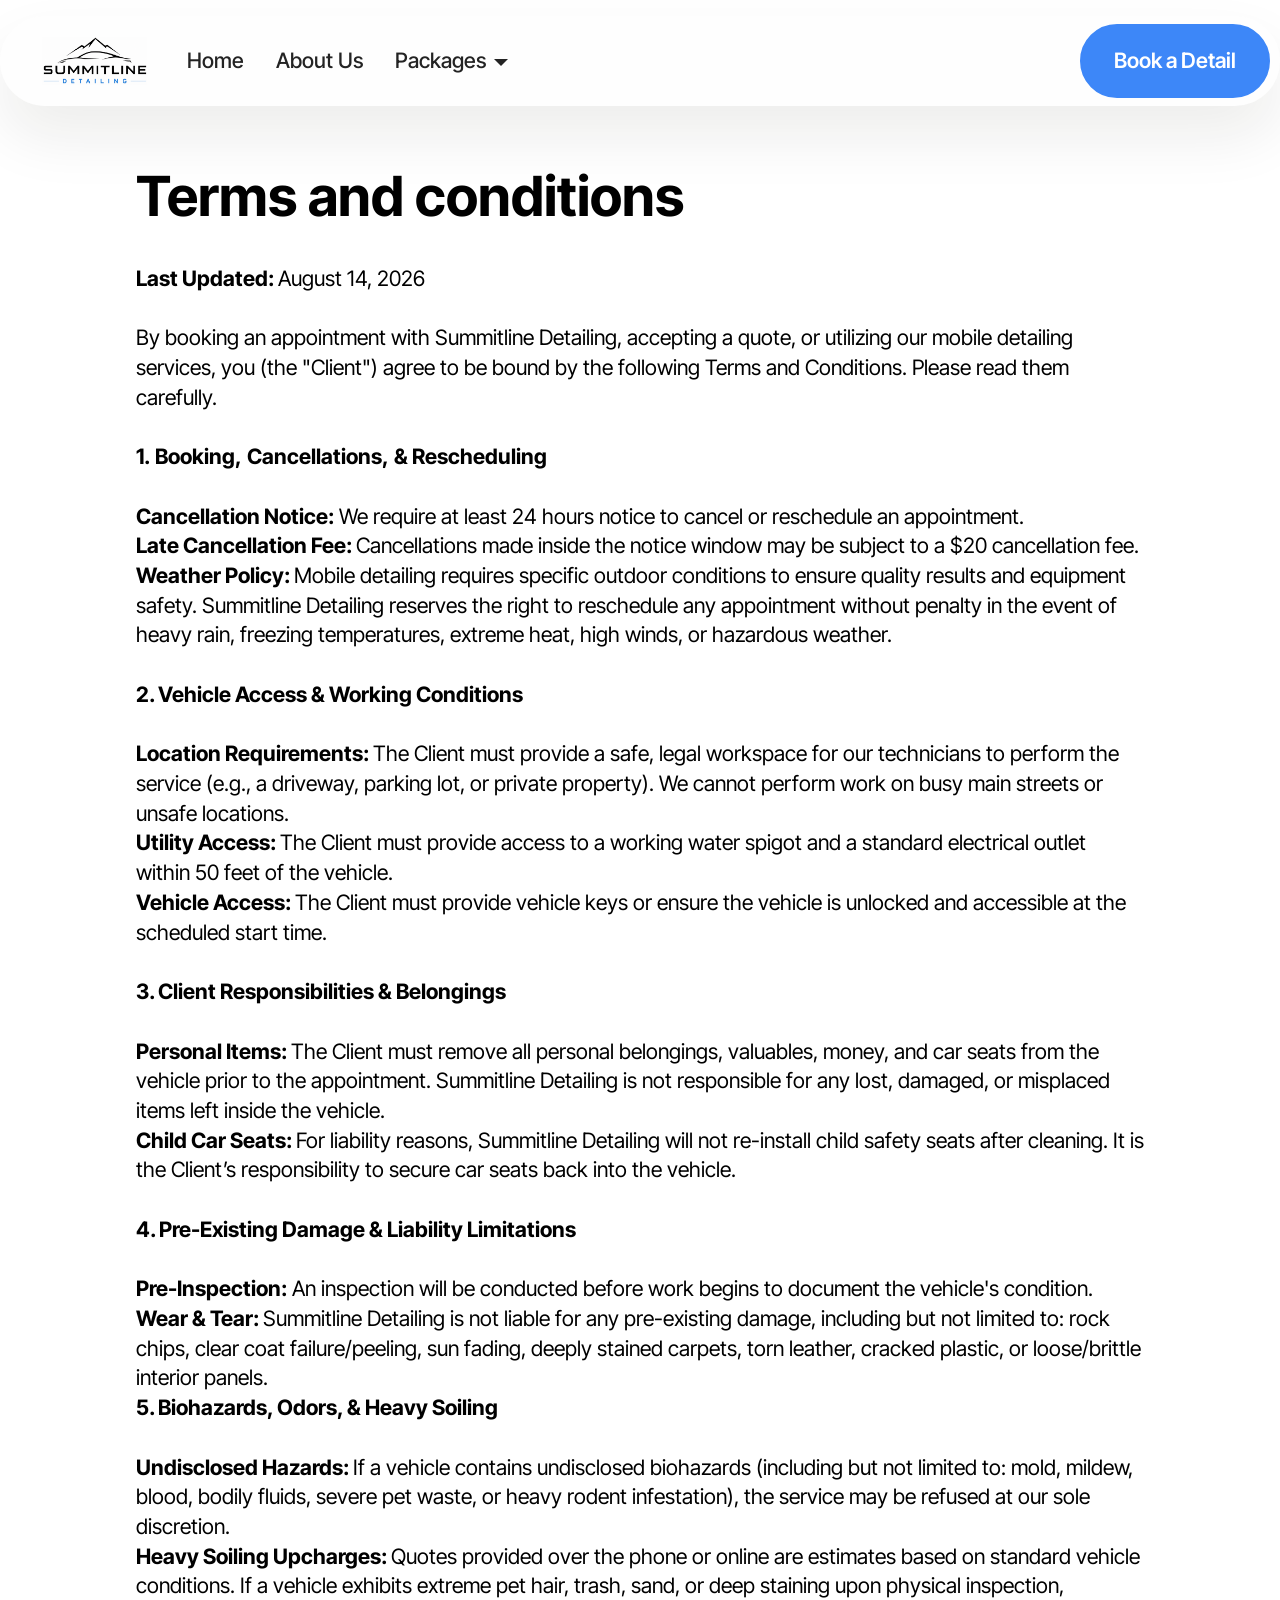
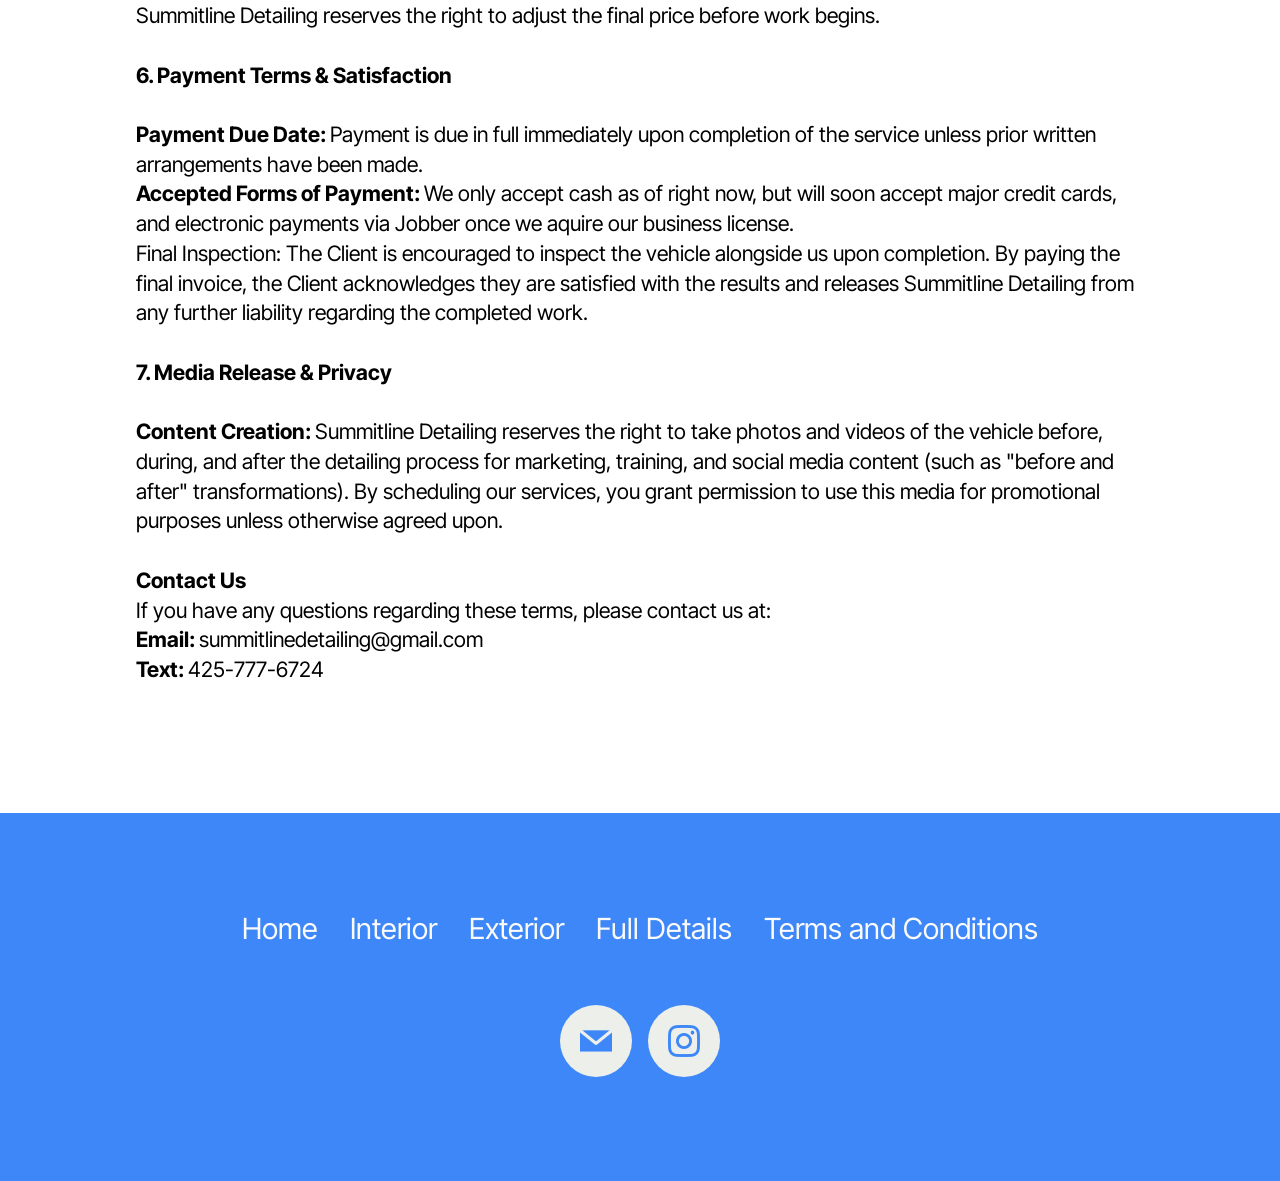
<file: Terms-&-Conditions.html>
<!DOCTYPE html>
<html  >
<head>
  
  <meta charset="UTF-8">
  <meta http-equiv="X-UA-Compatible" content="IE=edge">
  <meta name="generator" content="Mobirise v6.1.12, mobirise.com">
  <meta name="twitter:card" content="summary_large_image"/>
  <meta name="twitter:image:src" content="assets/images/Terms-&-Conditions-meta.png">
  <meta property="og:image" content="assets/images/Terms-&-Conditions-meta.png">
  <meta name="twitter:title" content="Terms and Conditions">
  <meta name="viewport" content="width=device-width, initial-scale=1, minimum-scale=1">
  <link rel="shortcut icon" href="assets/images/img-3205.png" type="image/x-icon">
  <meta name="description" content="Summitline Detailing offers local mobile auto interior, exterior, or full detail packages for Bellevue and the greater area. Explore our packages today!">
  
  
  <title>Terms and Conditions</title>
  <link rel="stylesheet" href="assets/web/assets/mobirise-icons2/mobirise2.css">
  <link rel="stylesheet" href="assets/bootstrap/css/bootstrap.min.css">
  <link rel="stylesheet" href="assets/dropdown/css/style.css">
  <link rel="stylesheet" href="assets/socicon/css/styles.css">
  <link rel="stylesheet" href="assets/theme/css/style.css">
  <link rel="preload" href="https://fonts.googleapis.com/css2?family=Inter+Tight:wght@400;700&display=swap&display=swap" as="style" onload="this.onload=null;this.rel='stylesheet'">
  <noscript><link rel="stylesheet" href="https://fonts.googleapis.com/css2?family=Inter+Tight:wght@400;700&display=swap&display=swap"></noscript>
  <link rel="preload" as="style" href="assets/mobirise/css/mbr-additional.css?v=AnaEjC"><link rel="stylesheet" href="assets/mobirise/css/mbr-additional.css?v=AnaEjC" type="text/css">

  
  
  
</head>
<body>
  
  <section data-bs-version="5.1" class="menu menu1 cid-vp73B6WXZl" once="menu" id="menu01-16">
	

	<nav class="navbar navbar-dropdown navbar-fixed-top navbar-expand-lg">
		<div class="container">
			<div class="navbar-brand">
				<span class="navbar-logo">
					<a href="index.html#top">
						<img src="assets/images/img-3205.png" alt="Mobirise Website Builder" style="height: 3rem;">
					</a>
				</span>
				
			</div>
			<button class="navbar-toggler" type="button" data-toggle="collapse" data-bs-toggle="collapse" data-target="#navbarSupportedContent" data-bs-target="#navbarSupportedContent" aria-controls="navbarNavAltMarkup" aria-expanded="false" aria-label="Toggle navigation">
				<div class="hamburger">
					<span></span>
					<span></span>
					<span></span>
					<span></span>
				</div>
			</button>
			<div class="collapse navbar-collapse" id="navbarSupportedContent">
				<ul class="navbar-nav nav-dropdown" data-app-modern-menu="true"><li class="nav-item">
						<a class="nav-link link text-black text-primary display-4" href="index.html#header17-k">Home</a>
					</li>
					<li class="nav-item">
						<a class="nav-link link text-black text-primary display-4" href="index.html#article12-a">About Us</a>
					</li><li class="nav-item dropdown">
						<a class="nav-link link text-black dropdown-toggle display-4" href="https://mobiri.se" aria-expanded="false" data-toggle="dropdown-submenu" data-bs-toggle="dropdown" data-bs-auto-close="outside">Packages</a><div class="dropdown-menu" aria-labelledby="dropdown-750"><a class="text-black dropdown-item text-primary display-4" href="Interior-Packages.html#features024-t">Interior Packages</a><a class="text-black dropdown-item text-primary display-4" href="Exterior-Packages.html#features024-x">Exterior Packages</a><a class="text-black dropdown-item text-primary display-4" href="Full-Packages.html#features024-10">Full Detail Packages</a></div>
					</li></ul>
				
				<div class="navbar-buttons mbr-section-btn"><a class="btn btn-primary display-4" href="https://clienthub.getjobber.com/hubs/0df51bb6-85b5-400c-8c29-85e81df763e1/public/requests/4937842/new">Book a Detail</a></div>
			</div>
		</div>
	</nav>
</section>

<section data-bs-version="5.1" class="article12 cid-vp7JmJ0mJ6" id="article12-18">    
    
    <div class="container">
        <div class="row justify-content-center">
            <div class="col-md-12 col-lg-10">
                <h3 class="mbr-section-title mbr-fonts-style mb-4 mt-0 display-2"><strong>Terms and conditions</strong></h3>
                
                <p class="mbr-text mbr-fonts-style display-7"><strong>Last Updated: </strong>August 14, 2026
<br>
<br>By booking an appointment with Summitline Detailing, accepting a quote, or utilizing our mobile detailing services, you (the "Client") agree to be bound by the following Terms and Conditions. Please read them carefully.
<br>
<br><strong>1.</strong> <strong>Booking,</strong> <strong>Cancellations,</strong> <strong>&amp; Rescheduling</strong><br><br><strong>Cancellation Notice:</strong> We require at least 24 hours notice to cancel or reschedule an appointment.<br><strong>Late Cancellation Fee: </strong>Cancellations made inside the notice window may be subject to a $20 cancellation fee.
<br><strong>Weather Policy: </strong>Mobile detailing requires specific outdoor conditions to ensure quality results and equipment safety. Summitline Detailing reserves the right to reschedule any appointment without penalty in the event of heavy rain, freezing temperatures, extreme heat, high winds, or hazardous weather.<br>
<br><strong>2. Vehicle Access &amp; Working Conditions</strong><br><strong>
</strong><br><strong>Location Requirements: </strong>The Client must provide a safe, legal workspace for our technicians to perform the service (e.g., a driveway, parking lot, or private property). We cannot perform work on busy main streets or unsafe locations.
<br><strong>Utility Access: </strong>The Client must provide access to a working water spigot and a standard electrical outlet within 50 feet of the vehicle.
<br><strong>Vehicle Access: </strong>The Client must provide vehicle keys or ensure the vehicle is unlocked and accessible at the scheduled start time.<br>
<br><strong>3. Client Responsibilities &amp; Belongings</strong><br>
<br><strong>Personal Items: </strong>The Client must remove all personal belongings, valuables, money, and car seats from the vehicle prior to the appointment. Summitline Detailing is not responsible for any lost, damaged, or misplaced items left inside the vehicle.
<br><strong>Child Car Seats: </strong>For liability reasons, Summitline Detailing will not re-install child safety seats after cleaning. It is the Client’s responsibility to secure car seats back into the vehicle.<br>
<br><strong>4. Pre-Existing Damage &amp; Liability Limitations<br></strong>
<br><strong>Pre-Inspection:</strong> An inspection will be conducted before work begins to document the vehicle's condition.
<br><strong>Wear &amp; Tear: </strong>Summitline Detailing is not liable for any pre-existing damage, including but not limited to: rock chips, clear coat failure/peeling, sun fading, deeply stained carpets, torn leather, cracked plastic, or loose/brittle interior panels.
<br><strong>5. Biohazards, Odors, &amp; Heavy Soiling<br></strong>
<br><strong>Undisclosed Hazards: </strong>If a vehicle contains undisclosed biohazards (including but not limited to: mold, mildew, blood, bodily fluids, severe pet waste, or heavy rodent infestation), the service may be refused at our sole discretion.
<br><strong>Heavy Soiling Upcharges: </strong>Quotes provided over the phone or online are estimates based on standard vehicle conditions. If a vehicle exhibits extreme pet hair, trash, sand, or deep staining upon physical inspection, Summitline Detailing reserves the right to adjust the final price before work begins.<br>
<br><strong>6. Payment Terms &amp; Satisfaction<br></strong>
<br><strong>Payment Due Date: </strong>Payment is due in full immediately upon completion of the service unless prior written arrangements have been made.
<br><strong>Accepted Forms of Payment: </strong>We only accept cash as of right now, but will soon accept major credit cards, and electronic payments via Jobber once we aquire our business license.
<br></strong>Final Inspection: The Client is encouraged to inspect the vehicle alongside us upon completion. By paying the final invoice, the Client acknowledges they are satisfied with the results and releases Summitline Detailing from any further liability regarding the completed work.<br>
<br><strong>7. Media Release &amp; Privacy<br></strong>
<br><strong>Content Creation: </strong>Summitline Detailing reserves the right to take photos and videos of the vehicle before, during, and after the detailing process for marketing, training, and social media content (such as "before and after" transformations). By scheduling our services, you grant permission to use this media for promotional purposes unless otherwise agreed upon.<br>
<br><strong>Contact Us
</strong><br>If you have any questions regarding these terms, please contact us at:<br><strong>Email: </strong>summitlinedetailing@gmail.com
<br><strong>Text: </strong>425-777-6724</p>
            </div>
        </div>
    </div>
</section>

<section data-bs-version="5.1" class="footer3 cid-vp754q2Ap7" once="footers" id="footer03-17">

        

    

    <div class="container">
        <div class="row">
            <div class="row-links">
                <ul class="header-menu">
                  
                  
                  
                  
                <li class="header-menu-item mbr-fonts-style display-5"><a href="index.html#header17-k" class="text-white text-primary">Home</a></li><li class="header-menu-item mbr-fonts-style display-5"><a href="Interior-Packages.html#features024-t" class="text-white text-primary">Interior</a></li><li class="header-menu-item mbr-fonts-style display-5"><a href="Exterior-Packages.html#features024-x" class="text-white text-primary">Exterior</a></li><li class="header-menu-item mbr-fonts-style display-5"><a href="Full-Packages.html#features024-10" class="text-white text-primary">Full Details</a></li><li class="header-menu-item mbr-fonts-style display-5"><a href="Terms-&-Conditions.html#article12-18" class="text-white">Terms and Conditions</a></li></ul>
              </div>

            <div class="col-12 mt-4">
                <div class="social-row">
                    <div class="soc-item">
                        <a href="mailto:summitlinedetailing@gmail.com">
                            <span class="mbr-iconfont display-7 socicon-mail socicon"></span>
                        </a>
                    </div>
                    <div class="soc-item">
                        <a href="https://www.instagram.com/summitline.detailing?igsh=MXhjcmc3dmJzc2l4eQ%3D%3D&utm_source=qr" target="_blank">
                            <span class="mbr-iconfont socicon-instagram socicon"></span>
                        </a>
                    </div>
                    
                    
                    
                </div>
            </div>
            
        </div>
    </div>  
<script src="assets/bootstrap/js/bootstrap.bundle.min.js"></script>  <script src="assets/parallax/jarallax.js"></script>  <script src="assets/smoothscroll/smooth-scroll.js"></script>  <script src="assets/ytplayer/index.js"></script>  <script src="assets/dropdown/js/navbar-dropdown.js"></script>  <script src="assets/masonry/masonry.pkgd.min.js"></script>  <script src="assets/imagesloaded/imagesloaded.pkgd.min.js"></script>  <script src="assets/theme/js/script.js"></script>  <script src="assets/gallery/player.min.js"></script>  <script src="assets/gallery/script.js"></script>  
</body>
</html>
</file>
<file: assets/web/assets/mobirise-icons2/mobirise2.css>
@font-face {
  font-family: 'Moririse2';
  font-display: swap;
  src:  url('mobirise2.eot?f2bix4');
  src:  url('mobirise2.eot?f2bix4#iefix') format('embedded-opentype'),
    url('mobirise2.woff2?f2bix4') format('woff2'),
    url('mobirise2.woff?f2bix4') format('woff'),
    url('mobirise2.ttf?f2bix4') format('truetype'),
    url('mobirise2.svg?f2bix4#mobirise2') format('svg');
  font-weight: normal;
  font-style: normal;
}

[class^="mobi-"], [class*=" mobi-"] {
  /* use !important to prevent issues with browser extensions that change fonts */
  font-family: 'Moririse2' !important;
  speak: none;
  font-style: normal;
  font-weight: normal;
  font-variant: normal;
  text-transform: none;
  line-height: 1;

  /* Better Font Rendering =========== */
  -webkit-font-smoothing: antialiased;
  -moz-osx-font-smoothing: grayscale;
}

.mobi-mbri-add-submenu:before {
  content: "\e900";
}
.mobi-mbri-alert:before {
  content: "\e901";
}
.mobi-mbri-align-center:before {
  content: "\e902";
}
.mobi-mbri-align-justify:before {
  content: "\e903";
}
.mobi-mbri-align-left:before {
  content: "\e904";
}
.mobi-mbri-align-right:before {
  content: "\e905";
}
.mobi-mbri-android:before {
  content: "\e906";
}
.mobi-mbri-apple:before {
  content: "\e907";
}
.mobi-mbri-arrow-down:before {
  content: "\e908";
}
.mobi-mbri-arrow-next:before {
  content: "\e909";
}
.mobi-mbri-arrow-prev:before {
  content: "\e90a";
}
.mobi-mbri-arrow-up:before {
  content: "\e90b";
}
.mobi-mbri-bold:before {
  content: "\e90c";
}
.mobi-mbri-bookmark:before {
  content: "\e90d";
}
.mobi-mbri-bootstrap:before {
  content: "\e90e";
}
.mobi-mbri-briefcase:before {
  content: "\e90f";
}
.mobi-mbri-browse:before {
  content: "\e910";
}
.mobi-mbri-bulleted-list:before {
  content: "\e911";
}
.mobi-mbri-calendar:before {
  content: "\e912";
}
.mobi-mbri-camera:before {
  content: "\e913";
}
.mobi-mbri-cart-add:before {
  content: "\e914";
}
.mobi-mbri-cart-full:before {
  content: "\e915";
}
.mobi-mbri-cash:before {
  content: "\e916";
}
.mobi-mbri-change-style:before {
  content: "\e917";
}
.mobi-mbri-chat:before {
  content: "\e918";
}
.mobi-mbri-clock:before {
  content: "\e919";
}
.mobi-mbri-close:before {
  content: "\e91a";
}
.mobi-mbri-cloud:before {
  content: "\e91b";
}
.mobi-mbri-code:before {
  content: "\e91c";
}
.mobi-mbri-contact-form:before {
  content: "\e91d";
}
.mobi-mbri-credit-card:before {
  content: "\e91e";
}
.mobi-mbri-cursor-click:before {
  content: "\e91f";
}
.mobi-mbri-cust-feedback:before {
  content: "\e920";
}
.mobi-mbri-database:before {
  content: "\e921";
}
.mobi-mbri-delivery:before {
  content: "\e922";
}
.mobi-mbri-desktop:before {
  content: "\e923";
}
.mobi-mbri-devices:before {
  content: "\e924";
}
.mobi-mbri-down:before {
  content: "\e925";
}
.mobi-mbri-download-2:before {
  content: "\e926";
}
.mobi-mbri-download:before {
  content: "\e927";
}
.mobi-mbri-drag-n-drop-2:before {
  content: "\e928";
}
.mobi-mbri-drag-n-drop:before {
  content: "\e929";
}
.mobi-mbri-edit-2:before {
  content: "\e92a";
}
.mobi-mbri-edit:before {
  content: "\e92b";
}
.mobi-mbri-error:before {
  content: "\e92c";
}
.mobi-mbri-extension:before {
  content: "\e92d";
}
.mobi-mbri-features:before {
  content: "\e92e";
}
.mobi-mbri-file:before {
  content: "\e92f";
}
.mobi-mbri-flag:before {
  content: "\e930";
}
.mobi-mbri-folder:before {
  content: "\e931";
}
.mobi-mbri-gift:before {
  content: "\e932";
}
.mobi-mbri-github:before {
  content: "\e933";
}
.mobi-mbri-globe-2:before {
  content: "\e934";
}
.mobi-mbri-globe:before {
  content: "\e935";
}
.mobi-mbri-growing-chart:before {
  content: "\e936";
}
.mobi-mbri-hearth:before {
  content: "\e937";
}
.mobi-mbri-help:before {
  content: "\e938";
}
.mobi-mbri-home:before {
  content: "\e939";
}
.mobi-mbri-hot-cup:before {
  content: "\e93a";
}
.mobi-mbri-idea:before {
  content: "\e93b";
}
.mobi-mbri-image-gallery:before {
  content: "\e93c";
}
.mobi-mbri-image-slider:before {
  content: "\e93d";
}
.mobi-mbri-info:before {
  content: "\e93e";
}
.mobi-mbri-italic:before {
  content: "\e93f";
}
.mobi-mbri-key:before {
  content: "\e940";
}
.mobi-mbri-laptop:before {
  content: "\e941";
}
.mobi-mbri-layers:before {
  content: "\e942";
}
.mobi-mbri-left-right:before {
  content: "\e943";
}
.mobi-mbri-left:before {
  content: "\e944";
}
.mobi-mbri-letter:before {
  content: "\e945";
}
.mobi-mbri-like:before {
  content: "\e946";
}
.mobi-mbri-link:before {
  content: "\e947";
}
.mobi-mbri-lock:before {
  content: "\e948";
}
.mobi-mbri-login:before {
  content: "\e949";
}
.mobi-mbri-logout:before {
  content: "\e94a";
}
.mobi-mbri-magic-stick:before {
  content: "\e94b";
}
.mobi-mbri-map-pin:before {
  content: "\e94c";
}
.mobi-mbri-menu:before {
  content: "\e94d";
}
.mobi-mbri-mobile-2:before {
  content: "\e94e";
}
.mobi-mbri-mobile-horizontal:before {
  content: "\e94f";
}
.mobi-mbri-mobile:before {
  content: "\e950";
}
.mobi-mbri-mobirise:before {
  content: "\e951";
}
.mobi-mbri-more-horizontal:before {
  content: "\e952";
}
.mobi-mbri-more-vertical:before {
  content: "\e953";
}
.mobi-mbri-music:before {
  content: "\e954";
}
.mobi-mbri-new-file:before {
  content: "\e955";
}
.mobi-mbri-numbered-list:before {
  content: "\e956";
}
.mobi-mbri-opened-folder:before {
  content: "\e957";
}
.mobi-mbri-pages:before {
  content: "\e958";
}
.mobi-mbri-paper-plane:before {
  content: "\e959";
}
.mobi-mbri-paperclip:before {
  content: "\e95a";
}
.mobi-mbri-phone:before {
  content: "\e95b";
}
.mobi-mbri-photo:before {
  content: "\e95c";
}
.mobi-mbri-photos:before {
  content: "\e95d";
}
.mobi-mbri-pin:before {
  content: "\e95e";
}
.mobi-mbri-play:before {
  content: "\e95f";
}
.mobi-mbri-plus:before {
  content: "\e960";
}
.mobi-mbri-preview:before {
  content: "\e961";
}
.mobi-mbri-print:before {
  content: "\e962";
}
.mobi-mbri-protect:before {
  content: "\e963";
}
.mobi-mbri-question:before {
  content: "\e964";
}
.mobi-mbri-quote-left:before {
  content: "\e965";
}
.mobi-mbri-quote-right:before {
  content: "\e966";
}
.mobi-mbri-redo:before {
  content: "\e967";
}
.mobi-mbri-refresh:before {
  content: "\e968";
}
.mobi-mbri-responsive-2:before {
  content: "\e969";
}
.mobi-mbri-responsive:before {
  content: "\e96a";
}
.mobi-mbri-right:before {
  content: "\e96b";
}
.mobi-mbri-rocket:before {
  content: "\e96c";
}
.mobi-mbri-sad-face:before {
  content: "\e96d";
}
.mobi-mbri-sale:before {
  content: "\e96e";
}
.mobi-mbri-save:before {
  content: "\e96f";
}
.mobi-mbri-search:before {
  content: "\e970";
}
.mobi-mbri-setting-2:before {
  content: "\e971";
}
.mobi-mbri-setting-3:before {
  content: "\e972";
}
.mobi-mbri-setting:before {
  content: "\e973";
}
.mobi-mbri-share:before {
  content: "\e974";
}
.mobi-mbri-shopping-bag:before {
  content: "\e975";
}
.mobi-mbri-shopping-basket:before {
  content: "\e976";
}
.mobi-mbri-shopping-cart:before {
  content: "\e977";
}
.mobi-mbri-sites:before {
  content: "\e978";
}
.mobi-mbri-smile-face:before {
  content: "\e979";
}
.mobi-mbri-speed:before {
  content: "\e97a";
}
.mobi-mbri-star:before {
  content: "\e97b";
}
.mobi-mbri-success:before {
  content: "\e97c";
}
.mobi-mbri-sun:before {
  content: "\e97d";
}
.mobi-mbri-sun2:before {
  content: "\e97e";
}
.mobi-mbri-tablet-vertical:before {
  content: "\e97f";
}
.mobi-mbri-tablet:before {
  content: "\e980";
}
.mobi-mbri-target:before {
  content: "\e981";
}
.mobi-mbri-timer:before {
  content: "\e982";
}
.mobi-mbri-to-ftp:before {
  content: "\e983";
}
.mobi-mbri-to-local-drive:before {
  content: "\e984";
}
.mobi-mbri-touch-swipe:before {
  content: "\e985";
}
.mobi-mbri-touch:before {
  content: "\e986";
}
.mobi-mbri-trash:before {
  content: "\e987";
}
.mobi-mbri-underline:before {
  content: "\e988";
}
.mobi-mbri-undo:before {
  content: "\e989";
}
.mobi-mbri-unlink:before {
  content: "\e98a";
}
.mobi-mbri-unlock:before {
  content: "\e98b";
}
.mobi-mbri-up-down:before {
  content: "\e98c";
}
.mobi-mbri-up:before {
  content: "\e98d";
}
.mobi-mbri-update:before {
  content: "\e98e";
}
.mobi-mbri-upload-2:before {
  content: "\e98f";
}
.mobi-mbri-upload:before {
  content: "\e990";
}
.mobi-mbri-user-2:before {
  content: "\e991";
}
.mobi-mbri-user:before {
  content: "\e992";
}
.mobi-mbri-users:before {
  content: "\e993";
}
.mobi-mbri-video-play:before {
  content: "\e994";
}
.mobi-mbri-video:before {
  content: "\e995";
}
.mobi-mbri-watch:before {
  content: "\e996";
}
.mobi-mbri-website-theme-2:before {
  content: "\e997";
}
.mobi-mbri-website-theme:before {
  content: "\e998";
}
.mobi-mbri-wifi:before {
  content: "\e999";
}
.mobi-mbri-windows:before {
  content: "\e99a";
}
.mobi-mbri-zoom-in:before {
  content: "\e99b";
}
.mobi-mbri-zoom-out:before {
  content: "\e99c";
}
</file>
<file: assets/dropdown/css/style.css>
.navbar-dropdown {
  left: 0;
  padding: 0;
  position: absolute;
  right: 0;
  top: 0;
  transition: all 0.45s ease;
  z-index: 1030;
  background: #282828; }
  .navbar-dropdown .navbar-logo {
    margin-right: 0.8rem;
    transition: margin 0.3s ease-in-out;
    vertical-align: middle; }
    .navbar-dropdown .navbar-logo img {
      height: 3.125rem;
      transition: all 0.3s ease-in-out; }
    .navbar-dropdown .navbar-logo.mbr-iconfont {
      font-size: 3.125rem;
      line-height: 3.125rem; }
  .navbar-dropdown .navbar-caption {
    font-weight: 700;
    white-space: normal;
    vertical-align: -4px;
    line-height: 3.125rem !important; }
    .navbar-dropdown .navbar-caption, .navbar-dropdown .navbar-caption:hover {
      color: inherit;
      text-decoration: none; }
  .navbar-dropdown .mbr-iconfont + .navbar-caption {
    vertical-align: -1px; }
  .navbar-dropdown.navbar-fixed-top {
    position: fixed; }
  .navbar-dropdown .navbar-brand span {
    vertical-align: -4px; }
  .navbar-dropdown.bg-color.transparent {
    background: none; }
  .navbar-dropdown.navbar-short .navbar-brand {
    padding: 0.625rem 0; }
    .navbar-dropdown.navbar-short .navbar-brand span {
      vertical-align: -1px; }
  .navbar-dropdown.navbar-short .navbar-caption {
    line-height: 2.375rem !important;
    vertical-align: -2px; }
  .navbar-dropdown.navbar-short .navbar-logo {
    margin-right: 0.5rem; }
    .navbar-dropdown.navbar-short .navbar-logo img {
      height: 2.375rem; }
    .navbar-dropdown.navbar-short .navbar-logo.mbr-iconfont {
      font-size: 2.375rem;
      line-height: 2.375rem; }
  .navbar-dropdown.navbar-short .mbr-table-cell {
    height: 3.625rem; }
  .navbar-dropdown .navbar-close {
    left: 0.6875rem;
    position: fixed;
    top: 0.75rem;
    z-index: 1000; }
  .navbar-dropdown .hamburger-icon {
    content: "";
    display: inline-block;
    vertical-align: middle;
    width: 16px;
    -webkit-box-shadow: 0 -6px 0 1px #282828,0 0 0 1px #282828,0 6px 0 1px #282828;
    -moz-box-shadow: 0 -6px 0 1px #282828,0 0 0 1px #282828,0 6px 0 1px #282828;
    box-shadow: 0 -6px 0 1px #282828,0 0 0 1px #282828,0 6px 0 1px #282828; }

.dropdown-menu .dropdown-toggle[data-toggle="dropdown-submenu"]::after {
  border-bottom: 0.35em solid transparent;
  border-left: 0.35em solid;
  border-right: 0;
  border-top: 0.35em solid transparent;
  margin-left: 0.3rem; }

.dropdown-menu .dropdown-item:focus {
  outline: 0; }

.nav-dropdown {
  font-size: 0.75rem;
  font-weight: 500;
  height: auto !important; }
  .nav-dropdown .nav-btn {
    padding-left: 1rem; }
  .nav-dropdown .link {
    margin: .667em 1.667em;
    font-weight: 500;
    padding: 0;
    transition: color .2s ease-in-out; }
    .nav-dropdown .link.dropdown-toggle {
      margin-right: 2.583em; }
      .nav-dropdown .link.dropdown-toggle::after {
        margin-left: .25rem;
        border-top: 0.35em solid;
        border-right: 0.35em solid transparent;
        border-left: 0.35em solid transparent;
        border-bottom: 0; }
      .nav-dropdown .link.dropdown-toggle[aria-expanded="true"] {
        margin: 0;
        padding: 0.667em 3.263em  0.667em 1.667em; }
  .nav-dropdown .link::after,
  .nav-dropdown .dropdown-item::after {
    color: inherit; }
  .nav-dropdown .btn {
    font-size: 0.75rem;
    font-weight: 700;
    letter-spacing: 0;
    margin-bottom: 0;
    padding-left: 1.25rem;
    padding-right: 1.25rem; }
  .nav-dropdown .dropdown-menu {
    border-radius: 0;
    border: 0;
    left: 0;
    margin: 0;
    padding-bottom: 1.25rem;
    padding-top: 1.25rem;
    position: relative; }
  .nav-dropdown .dropdown-submenu {
    margin-left: 0.125rem;
    top: 0; }
  .nav-dropdown .dropdown-item {
    font-weight: 500;
    line-height: 2;
    padding: 0.3846em 4.615em 0.3846em 1.5385em;
    position: relative;
    transition: color .2s ease-in-out, background-color .2s ease-in-out; }
    .nav-dropdown .dropdown-item::after {
      margin-top: -0.3077em;
      position: absolute;
      right: 1.1538em;
      top: 50%; }
    .nav-dropdown .dropdown-item:focus, .nav-dropdown .dropdown-item:hover {
      background: none; }

@media (max-width: 767px) {
  .nav-dropdown.navbar-toggleable-sm {
    bottom: 0;
    display: none;
    left: 0;
    overflow-x: hidden;
    position: fixed;
    top: 0;
    transform: translateX(-100%);
    -ms-transform: translateX(-100%);
    -webkit-transform: translateX(-100%);
    width: 18.75rem;
    z-index: 999; } }
.nav-dropdown.navbar-toggleable-xl {
  bottom: 0;
  display: none;
  left: 0;
  overflow-x: hidden;
  position: fixed;
  top: 0;
  transform: translateX(-100%);
  -ms-transform: translateX(-100%);
  -webkit-transform: translateX(-100%);
  width: 18.75rem;
  z-index: 999; }

.nav-dropdown-sm {
  display: block !important;
  overflow-x: hidden;
  overflow: auto;
  padding-top: 3.875rem; }
  .nav-dropdown-sm::after {
    content: "";
    display: block;
    height: 3rem;
    width: 100%; }
  .nav-dropdown-sm.collapse.in ~ .navbar-close {
    display: block !important; }
  .nav-dropdown-sm.collapsing, .nav-dropdown-sm.collapse.in {
    transform: translateX(0);
    -ms-transform: translateX(0);
    -webkit-transform: translateX(0);
    transition: all 0.25s ease-out;
    -webkit-transition: all 0.25s ease-out;
    background: #282828; }
  .nav-dropdown-sm.collapsing[aria-expanded="false"] {
    transform: translateX(-100%);
    -ms-transform: translateX(-100%);
    -webkit-transform: translateX(-100%); }
  .nav-dropdown-sm .nav-item {
    display: block;
    margin-left: 0 !important;
    padding-left: 0; }
  .nav-dropdown-sm .link,
  .nav-dropdown-sm .dropdown-item {
    border-top: 1px dotted rgba(255, 255, 255, 0.1);
    font-size: 0.8125rem;
    line-height: 1.6;
    margin: 0 !important;
    padding: 0.875rem 2.4rem 0.875rem 1.5625rem !important;
    position: relative;
    white-space: normal; }
    .nav-dropdown-sm .link:focus, .nav-dropdown-sm .link:hover,
    .nav-dropdown-sm .dropdown-item:focus,
    .nav-dropdown-sm .dropdown-item:hover {
      background: rgba(0, 0, 0, 0.2) !important;
      color: #c0a375; }
  .nav-dropdown-sm .nav-btn {
    position: relative;
    padding: 1.5625rem 1.5625rem 0 1.5625rem; }
    .nav-dropdown-sm .nav-btn::before {
      border-top: 1px dotted rgba(255, 255, 255, 0.1);
      content: "";
      left: 0;
      position: absolute;
      top: 0;
      width: 100%; }
    .nav-dropdown-sm .nav-btn + .nav-btn {
      padding-top: 0.625rem; }
      .nav-dropdown-sm .nav-btn + .nav-btn::before {
        display: none; }
  .nav-dropdown-sm .btn {
    padding: 0.625rem 0; }
  .nav-dropdown-sm .dropdown-toggle[data-toggle="dropdown-submenu"]::after {
    margin-left: .25rem;
    border-top: 0.35em solid;
    border-right: 0.35em solid transparent;
    border-left: 0.35em solid transparent;
    border-bottom: 0; }
  .nav-dropdown-sm .dropdown-toggle[data-toggle="dropdown-submenu"][aria-expanded="true"]::after {
    border-top: 0;
    border-right: 0.35em solid transparent;
    border-left: 0.35em solid transparent;
    border-bottom: 0.35em solid; }
  .nav-dropdown-sm .dropdown-menu {
    margin: 0;
    padding: 0;
    position: relative;
    top: 0;
    left: 0;
    width: 100%;
    border: 0;
    float: none;
    border-radius: 0;
    background: none; }
  .nav-dropdown-sm .dropdown-submenu {
    left: 100%;
    margin-left: 0.125rem;
    margin-top: -1.25rem;
    top: 0; }

.navbar-toggleable-sm .nav-dropdown .dropdown-menu {
  position: absolute; }

.navbar-toggleable-sm .nav-dropdown .dropdown-submenu {
  left: 100%;
  margin-left: 0.125rem;
  margin-top: -1.25rem;
  top: 0; }

.navbar-toggleable-sm.opened .nav-dropdown .dropdown-menu {
  position: relative; }

.navbar-toggleable-sm.opened .nav-dropdown .dropdown-submenu {
  left: 0;
  margin-left: 00rem;
  margin-top: 0rem;
  top: 0; }

.is-builder .nav-dropdown.collapsing {
  transition: none !important; }
</file>
<file: assets/socicon/css/styles.css>
@charset "UTF-8";

@font-face {
  font-family: 'Socicon';
  src:  url('../fonts/socicon.eot');
  src:  url('../fonts/socicon.eot?#iefix') format('embedded-opentype'),
    url('../fonts/socicon.woff2') format('woff2'),
    url('../fonts/socicon.ttf') format('truetype'),
    url('../fonts/socicon.woff') format('woff'),
    url('../fonts/socicon.svg#socicon') format('svg');
  font-weight: normal;
  font-style: normal;
  font-display: swap;
}

[data-icon]:before {
  font-family: "socicon" !important;
  content: attr(data-icon);
  font-style: normal !important;
  font-weight: normal !important;
  font-variant: normal !important;
  text-transform: none !important;
  speak: none;
  line-height: 1;
  -webkit-font-smoothing: antialiased;
  -moz-osx-font-smoothing: grayscale;
}

[class^="socicon-"], [class*=" socicon-"] {
  /* use !important to prevent issues with browser extensions that change fonts */
  font-family: 'Socicon' !important;
  speak: none;
  font-style: normal;
  font-weight: normal;
  font-variant: normal;
  text-transform: none;
  line-height: 1;

  /* Better Font Rendering =========== */
  -webkit-font-smoothing: antialiased;
  -moz-osx-font-smoothing: grayscale;
}

.socicon-500px:before {
  content: "\e000";
}
.socicon-8tracks:before {
  content: "\e001";
}
.socicon-airbnb:before {
  content: "\e002";
}
.socicon-alliance:before {
  content: "\e003";
}
.socicon-amazon:before {
  content: "\e004";
}
.socicon-amplement:before {
  content: "\e005";
}
.socicon-android:before {
  content: "\e006";
}
.socicon-angellist:before {
  content: "\e007";
}
.socicon-apple:before {
  content: "\e008";
}
.socicon-appnet:before {
  content: "\e009";
}
.socicon-baidu:before {
  content: "\e00a";
}
.socicon-bandcamp:before {
  content: "\e00b";
}
.socicon-battlenet:before {
  content: "\e00c";
}
.socicon-mixer:before {
  content: "\e00d";
}
.socicon-bebee:before {
  content: "\e00e";
}
.socicon-bebo:before {
  content: "\e00f";
}
.socicon-behance:before {
  content: "\e010";
}
.socicon-blizzard:before {
  content: "\e011";
}
.socicon-blogger:before {
  content: "\e012";
}
.socicon-buffer:before {
  content: "\e013";
}
.socicon-chrome:before {
  content: "\e014";
}
.socicon-coderwall:before {
  content: "\e015";
}
.socicon-curse:before {
  content: "\e016";
}
.socicon-dailymotion:before {
  content: "\e017";
}
.socicon-deezer:before {
  content: "\e018";
}
.socicon-delicious:before {
  content: "\e019";
}
.socicon-deviantart:before {
  content: "\e01a";
}
.socicon-diablo:before {
  content: "\e01b";
}
.socicon-digg:before {
  content: "\e01c";
}
.socicon-discord:before {
  content: "\e01d";
}
.socicon-disqus:before {
  content: "\e01e";
}
.socicon-douban:before {
  content: "\e01f";
}
.socicon-draugiem:before {
  content: "\e020";
}
.socicon-dribbble:before {
  content: "\e021";
}
.socicon-drupal:before {
  content: "\e022";
}
.socicon-ebay:before {
  content: "\e023";
}
.socicon-ello:before {
  content: "\e024";
}
.socicon-endomodo:before {
  content: "\e025";
}
.socicon-envato:before {
  content: "\e026";
}
.socicon-etsy:before {
  content: "\e027";
}
.socicon-facebook:before {
  content: "\e028";
}
.socicon-feedburner:before {
  content: "\e029";
}
.socicon-filmweb:before {
  content: "\e02a";
}
.socicon-firefox:before {
  content: "\e02b";
}
.socicon-flattr:before {
  content: "\e02c";
}
.socicon-flickr:before {
  content: "\e02d";
}
.socicon-formulr:before {
  content: "\e02e";
}
.socicon-forrst:before {
  content: "\e02f";
}
.socicon-foursquare:before {
  content: "\e030";
}
.socicon-friendfeed:before {
  content: "\e031";
}
.socicon-github:before {
  content: "\e032";
}
.socicon-goodreads:before {
  content: "\e033";
}
.socicon-google:before {
  content: "\e034";
}
.socicon-googlescholar:before {
  content: "\e035";
}
.socicon-googlegroups:before {
  content: "\e036";
}
.socicon-googlephotos:before {
  content: "\e037";
}
.socicon-googleplus:before {
  content: "\e038";
}
.socicon-grooveshark:before {
  content: "\e039";
}
.socicon-hackerrank:before {
  content: "\e03a";
}
.socicon-hearthstone:before {
  content: "\e03b";
}
.socicon-hellocoton:before {
  content: "\e03c";
}
.socicon-heroes:before {
  content: "\e03d";
}
.socicon-smashcast:before {
  content: "\e03e";
}
.socicon-horde:before {
  content: "\e03f";
}
.socicon-houzz:before {
  content: "\e040";
}
.socicon-icq:before {
  content: "\e041";
}
.socicon-identica:before {
  content: "\e042";
}
.socicon-imdb:before {
  content: "\e043";
}
.socicon-instagram:before {
  content: "\e044";
}
.socicon-issuu:before {
  content: "\e045";
}
.socicon-istock:before {
  content: "\e046";
}
.socicon-itunes:before {
  content: "\e047";
}
.socicon-keybase:before {
  content: "\e048";
}
.socicon-lanyrd:before {
  content: "\e049";
}
.socicon-lastfm:before {
  content: "\e04a";
}
.socicon-line:before {
  content: "\e04b";
}
.socicon-linkedin:before {
  content: "\e04c";
}
.socicon-livejournal:before {
  content: "\e04d";
}
.socicon-lyft:before {
  content: "\e04e";
}
.socicon-macos:before {
  content: "\e04f";
}
.socicon-mail:before {
  content: "\e050";
}
.socicon-medium:before {
  content: "\e051";
}
.socicon-meetup:before {
  content: "\e052";
}
.socicon-mixcloud:before {
  content: "\e053";
}
.socicon-modelmayhem:before {
  content: "\e054";
}
.socicon-mumble:before {
  content: "\e055";
}
.socicon-myspace:before {
  content: "\e056";
}
.socicon-newsvine:before {
  content: "\e057";
}
.socicon-nintendo:before {
  content: "\e058";
}
.socicon-npm:before {
  content: "\e059";
}
.socicon-odnoklassniki:before {
  content: "\e05a";
}
.socicon-openid:before {
  content: "\e05b";
}
.socicon-opera:before {
  content: "\e05c";
}
.socicon-outlook:before {
  content: "\e05d";
}
.socicon-overwatch:before {
  content: "\e05e";
}
.socicon-patreon:before {
  content: "\e05f";
}
.socicon-paypal:before {
  content: "\e060";
}
.socicon-periscope:before {
  content: "\e061";
}
.socicon-persona:before {
  content: "\e062";
}
.socicon-pinterest:before {
  content: "\e063";
}
.socicon-play:before {
  content: "\e064";
}
.socicon-player:before {
  content: "\e065";
}
.socicon-playstation:before {
  content: "\e066";
}
.socicon-pocket:before {
  content: "\e067";
}
.socicon-qq:before {
  content: "\e068";
}
.socicon-quora:before {
  content: "\e069";
}
.socicon-raidcall:before {
  content: "\e06a";
}
.socicon-ravelry:before {
  content: "\e06b";
}
.socicon-reddit:before {
  content: "\e06c";
}
.socicon-renren:before {
  content: "\e06d";
}
.socicon-researchgate:before {
  content: "\e06e";
}
.socicon-residentadvisor:before {
  content: "\e06f";
}
.socicon-reverbnation:before {
  content: "\e070";
}
.socicon-rss:before {
  content: "\e071";
}
.socicon-sharethis:before {
  content: "\e072";
}
.socicon-skype:before {
  content: "\e073";
}
.socicon-slideshare:before {
  content: "\e074";
}
.socicon-smugmug:before {
  content: "\e075";
}
.socicon-snapchat:before {
  content: "\e076";
}
.socicon-songkick:before {
  content: "\e077";
}
.socicon-soundcloud:before {
  content: "\e078";
}
.socicon-spotify:before {
  content: "\e079";
}
.socicon-stackexchange:before {
  content: "\e07a";
}
.socicon-stackoverflow:before {
  content: "\e07b";
}
.socicon-starcraft:before {
  content: "\e07c";
}
.socicon-stayfriends:before {
  content: "\e07d";
}
.socicon-steam:before {
  content: "\e07e";
}
.socicon-storehouse:before {
  content: "\e07f";
}
.socicon-strava:before {
  content: "\e080";
}
.socicon-streamjar:before {
  content: "\e081";
}
.socicon-stumbleupon:before {
  content: "\e082";
}
.socicon-swarm:before {
  content: "\e083";
}
.socicon-teamspeak:before {
  content: "\e084";
}
.socicon-teamviewer:before {
  content: "\e085";
}
.socicon-technorati:before {
  content: "\e086";
}
.socicon-telegram:before {
  content: "\e087";
}
.socicon-tripadvisor:before {
  content: "\e088";
}
.socicon-tripit:before {
  content: "\e089";
}
.socicon-triplej:before {
  content: "\e08a";
}
.socicon-tumblr:before {
  content: "\e08b";
}
.socicon-twitch:before {
  content: "\e08c";
}
.socicon-twitter:before {
  content: "\e08d";
}
.socicon-uber:before {
  content: "\e08e";
}
.socicon-ventrilo:before {
  content: "\e08f";
}
.socicon-viadeo:before {
  content: "\e090";
}
.socicon-viber:before {
  content: "\e091";
}
.socicon-viewbug:before {
  content: "\e092";
}
.socicon-vimeo:before {
  content: "\e093";
}
.socicon-vine:before {
  content: "\e094";
}
.socicon-vkontakte:before {
  content: "\e095";
}
.socicon-warcraft:before {
  content: "\e096";
}
.socicon-wechat:before {
  content: "\e097";
}
.socicon-weibo:before {
  content: "\e098";
}
.socicon-whatsapp:before {
  content: "\e099";
}
.socicon-wikipedia:before {
  content: "\e09a";
}
.socicon-windows:before {
  content: "\e09b";
}
.socicon-wordpress:before {
  content: "\e09c";
}
.socicon-wykop:before {
  content: "\e09d";
}
.socicon-xbox:before {
  content: "\e09e";
}
.socicon-xing:before {
  content: "\e09f";
}
.socicon-yahoo:before {
  content: "\e0a0";
}
.socicon-yammer:before {
  content: "\e0a1";
}
.socicon-yandex:before {
  content: "\e0a2";
}
.socicon-yelp:before {
  content: "\e0a3";
}
.socicon-younow:before {
  content: "\e0a4";
}
.socicon-youtube:before {
  content: "\e0a5";
}
.socicon-zapier:before {
  content: "\e0a6";
}
.socicon-zerply:before {
  content: "\e0a7";
}
.socicon-zomato:before {
  content: "\e0a8";
}
.socicon-zynga:before {
  content: "\e0a9";
}
.socicon-bluesky:before {
  content: "\e0aa";
}
.socicon-threads:before {
  content: "\e0ab";
}
.socicon-spreadshirt:before {
  content: "\e901";
}
.socicon-gamejolt:before {
  content: "\e902";
}
.socicon-trello:before {
  content: "\e903";
}
.socicon-tunein:before {
  content: "\e904";
}
.socicon-bloglovin:before {
  content: "\e905";
}
.socicon-gamewisp:before {
  content: "\e906";
}
.socicon-messenger:before {
  content: "\e907";
}
.socicon-pandora:before {
  content: "\e908";
}
.socicon-augment:before {
  content: "\e909";
}
.socicon-bitbucket:before {
  content: "\e90a";
}
.socicon-fyuse:before {
  content: "\e90b";
}
.socicon-yt-gaming:before {
  content: "\e90c";
}
.socicon-sketchfab:before {
  content: "\e90d";
}
.socicon-mobcrush:before {
  content: "\e90e";
}
.socicon-microsoft:before {
  content: "\e90f";
}
.socicon-realtor:before {
  content: "\e910";
}
.socicon-tidal:before {
  content: "\e911";
}
.socicon-qobuz:before {
  content: "\e912";
}
.socicon-natgeo:before {
  content: "\e913";
}
.socicon-mastodon:before {
  content: "\e914";
}
.socicon-unsplash:before {
  content: "\e915";
}
.socicon-homeadvisor:before {
  content: "\e916";
}
.socicon-angieslist:before {
  content: "\e917";
}
.socicon-codepen:before {
  content: "\e918";
}
.socicon-slack:before {
  content: "\e919";
}
.socicon-openaigym:before {
  content: "\e91a";
}
.socicon-logmein:before {
  content: "\e91b";
}
.socicon-fiverr:before {
  content: "\e91c";
}
.socicon-gotomeeting:before {
  content: "\e91d";
}
.socicon-aliexpress:before {
  content: "\e91e";
}
.socicon-guru:before {
  content: "\e91f";
}
.socicon-appstore:before {
  content: "\e920";
}
.socicon-homes:before {
  content: "\e921";
}
.socicon-zoom:before {
  content: "\e922";
}
.socicon-alibaba:before {
  content: "\e923";
}
.socicon-craigslist:before {
  content: "\e924";
}
.socicon-wix:before {
  content: "\e925";
}
.socicon-redfin:before {
  content: "\e926";
}
.socicon-googlecalendar:before {
  content: "\e927";
}
.socicon-shopify:before {
  content: "\e928";
}
.socicon-freelancer:before {
  content: "\e929";
}
.socicon-seedrs:before {
  content: "\e92a";
}
.socicon-bing:before {
  content: "\e92b";
}
.socicon-doodle:before {
  content: "\e92c";
}
.socicon-bonanza:before {
  content: "\e92d";
}
.socicon-squarespace:before {
  content: "\e92e";
}
.socicon-toptal:before {
  content: "\e92f";
}
.socicon-gust:before {
  content: "\e930";
}
.socicon-ask:before {
  content: "\e931";
}
.socicon-trulia:before {
  content: "\e932";
}
.socicon-loomly:before {
  content: "\e933";
}
.socicon-ghost:before {
  content: "\e934";
}
.socicon-upwork:before {
  content: "\e935";
}
.socicon-fundable:before {
  content: "\e936";
}
.socicon-booking:before {
  content: "\e937";
}
.socicon-googlemaps:before {
  content: "\e938";
}
.socicon-zillow:before {
  content: "\e939";
}
.socicon-niconico:before {
  content: "\e93a";
}
.socicon-toneden:before {
  content: "\e93b";
}
.socicon-crunchbase:before {
  content: "\e93c";
}
.socicon-homefy:before {
  content: "\e93d";
}
.socicon-calendly:before {
  content: "\e93e";
}
.socicon-livemaster:before {
  content: "\e93f";
}
.socicon-udemy:before {
  content: "\e940";
}
.socicon-codered:before {
  content: "\e941";
}
.socicon-origin:before {
  content: "\e942";
}
.socicon-nextdoor:before {
  content: "\e943";
}
.socicon-portfolio:before {
  content: "\e944";
}
.socicon-instructables:before {
  content: "\e945";
}
.socicon-gitlab:before {
  content: "\e946";
}
.socicon-hackernews:before {
  content: "\e947";
}
.socicon-smashwords:before {
  content: "\e948";
}
.socicon-kobo:before {
  content: "\e949";
}
.socicon-bookbub:before {
  content: "\e94a";
}
.socicon-mailru:before {
  content: "\e94b";
}
.socicon-moddb:before {
  content: "\e94c";
}
.socicon-indiedb:before {
  content: "\e94d";
}
.socicon-traxsource:before {
  content: "\e94e";
}
.socicon-gamefor:before {
  content: "\e94f";
}
.socicon-pixiv:before {
  content: "\e950";
}
.socicon-myanimelist:before {
  content: "\e951";
}
.socicon-blackberry:before {
  content: "\e952";
}
.socicon-wickr:before {
  content: "\e953";
}
.socicon-spip:before {
  content: "\e954";
}
.socicon-napster:before {
  content: "\e955";
}
.socicon-beatport:before {
  content: "\e956";
}
.socicon-hackerone:before {
  content: "\e957";
}
.socicon-internet:before {
  content: "\e958";
}
.socicon-ubuntu:before {
  content: "\e959";
}
.socicon-artstation:before {
  content: "\e95a";
}
.socicon-invision:before {
  content: "\e95b";
}
.socicon-torial:before {
  content: "\e95c";
}
.socicon-collectorz:before {
  content: "\e95d";
}
.socicon-seenthis:before {
  content: "\e95e";
}
.socicon-googleplaymusic:before {
  content: "\e95f";
}
.socicon-debian:before {
  content: "\e960";
}
.socicon-filmfreeway:before {
  content: "\e961";
}
.socicon-gnome:before {
  content: "\e962";
}
.socicon-itchio:before {
  content: "\e963";
}
.socicon-jamendo:before {
  content: "\e964";
}
.socicon-mix:before {
  content: "\e965";
}
.socicon-sharepoint:before {
  content: "\e966";
}
.socicon-tinder:before {
  content: "\e967";
}
.socicon-windguru:before {
  content: "\e968";
}
.socicon-cdbaby:before {
  content: "\e969";
}
.socicon-elementaryos:before {
  content: "\e96a";
}
.socicon-stage32:before {
  content: "\e96b";
}
.socicon-tiktok:before {
  content: "\e96c";
}
.socicon-gitter:before {
  content: "\e96d";
}
.socicon-letterboxd:before {
  content: "\e96e";
}
.socicon-threema:before {
  content: "\e96f";
}
.socicon-splice:before {
  content: "\e970";
}
.socicon-metapop:before {
  content: "\e971";
}
.socicon-naver:before {
  content: "\e972";
}
.socicon-remote:before {
  content: "\e973";
}
.socicon-flipboard:before {
  content: "\e974";
}
.socicon-googlehangouts:before {
  content: "\e975";
}
.socicon-dlive:before {
  content: "\e976";
}
.socicon-vsco:before {
  content: "\e977";
}
.socicon-stitcher:before {
  content: "\e978";
}
.socicon-avvo:before {
  content: "\e979";
}
.socicon-redbubble:before {
  content: "\e97a";
}
.socicon-society6:before {
  content: "\e97b";
}
.socicon-zazzle:before {
  content: "\e97c";
}
.socicon-eitaa:before {
  content: "\e97d";
}
.socicon-soroush:before {
  content: "\e97e";
}
.socicon-bale:before {
  content: "\e97f";
}
</file>
<file: assets/theme/css/style.css>
@charset "UTF-8";
section {
  background-color: #ffffff;
}

body {
  font-style: normal;
  line-height: 1.5;
  font-weight: 400;
  color: #232323;
  position: relative;
}

button {
  background-color: transparent;
  border-color: transparent;
}

.embla__button,
.carousel-control {
  background-color: #edefea !important;
  opacity: 0.8 !important;
  color: #464845 !important;
  border-color: #edefea !important;
}

.carousel .close,
.modalWindow .close {
  background-color: #edefea !important;
  color: #464845 !important;
  border-color: #edefea !important;
  opacity: 0.8 !important;
}

.carousel .close:hover,
.modalWindow .close:hover {
  opacity: 1 !important;
}

.carousel-indicators li {
  background-color: #edefea !important;
  border: 2px solid #464845 !important;
}

.carousel-indicators li:hover,
.carousel-indicators li:active {
  opacity: 0.8 !important;
}

.embla__button:hover,
.carousel-control:hover {
  background-color: #edefea !important;
  opacity: 1 !important;
}

.modalWindow-video-container {
  height: 80%;
}

section,
.container,
.container-fluid {
  position: relative;
  word-wrap: break-word;
}

a.mbr-iconfont:hover {
  text-decoration: none;
}

.article .lead p,
.article .lead ul,
.article .lead ol,
.article .lead pre,
.article .lead blockquote {
  margin-bottom: 0;
}

a {
  font-style: normal;
  font-weight: 400;
  cursor: pointer;
}
a, a:hover {
  text-decoration: none;
}

.mbr-section-title {
  font-style: normal;
  line-height: 1.3;
}

.mbr-section-subtitle {
  line-height: 1.3;
}

.mbr-text {
  font-style: normal;
  line-height: 1.7;
}

h1,
h2,
h3,
h4,
h5,
h6,
.display-1,
.display-2,
.display-4,
.display-5,
.display-7,
span,
p,
a {
  line-height: 1;
  word-break: break-word;
  word-wrap: break-word;
  font-weight: 400;
}

b,
strong {
  font-weight: bold;
}

input:-webkit-autofill, input:-webkit-autofill:hover, input:-webkit-autofill:focus, input:-webkit-autofill:active {
  transition-delay: 9999s;
  -webkit-transition-property: background-color, color;
  transition-property: background-color, color;
}

textarea[type=hidden] {
  display: none;
}

section {
  background-position: 50% 50%;
  background-repeat: no-repeat;
  background-size: cover;
}
section .mbr-background-video,
section .mbr-background-video-preview {
  position: absolute;
  bottom: 0;
  left: 0;
  right: 0;
  top: 0;
}

.hidden {
  visibility: hidden;
}

.mbr-z-index20 {
  z-index: 20;
}

/*! Base colors */
.mbr-white {
  color: #ffffff;
}

.mbr-black {
  color: #111111;
}

.mbr-bg-white {
  background-color: #ffffff;
}

.mbr-bg-black {
  background-color: #000000;
}

/*! Text-aligns */
.align-left {
  text-align: left;
}

.align-center {
  text-align: center;
}

.align-right {
  text-align: right;
}

/*! Font-weight  */
.mbr-light {
  font-weight: 300;
}

.mbr-regular {
  font-weight: 400;
}

.mbr-semibold {
  font-weight: 500;
}

.mbr-bold {
  font-weight: 700;
}

/*! Media  */
.media-content {
  flex-basis: 100%;
}

.media-container-row {
  display: flex;
  flex-direction: row;
  flex-wrap: wrap;
  justify-content: center;
  align-content: center;
  align-items: start;
}
.media-container-row .media-size-item {
  width: 400px;
}

.media-container-column {
  display: flex;
  flex-direction: column;
  flex-wrap: wrap;
  justify-content: center;
  align-content: center;
  align-items: stretch;
}
.media-container-column > * {
  width: 100%;
}

@media (min-width: 992px) {
  .media-container-row {
    flex-wrap: nowrap;
  }
}
figure {
  margin-bottom: 0;
  overflow: hidden;
}

figure[mbr-media-size] {
  transition: width 0.1s;
}

img,
iframe {
  display: block;
  width: 100%;
}

.card {
  background-color: transparent;
  border: none;
}

.card-box {
  width: 100%;
}

.card-img {
  text-align: center;
  flex-shrink: 0;
  -webkit-flex-shrink: 0;
}

.media {
  max-width: 100%;
  margin: 0 auto;
}

.mbr-figure {
  align-self: center;
}

.media-container > div {
  max-width: 100%;
}

.mbr-figure img,
.card-img img {
  width: 100%;
}

@media (max-width: 991px) {
  .media-size-item {
    width: auto !important;
  }
  .media {
    width: auto;
  }
  .mbr-figure {
    width: 100% !important;
  }
}
/*! Buttons */
.mbr-section-btn {
  margin-left: -0.6rem;
  margin-right: -0.6rem;
  font-size: 0;
}

.btn {
  font-weight: 600;
  border-width: 1px;
  font-style: normal;
  margin: 0.6rem 0.6rem;
  white-space: normal;
  transition: all 0.2s ease-in-out;
  display: inline-flex;
  align-items: center;
  justify-content: center;
  word-break: break-word;
}

.btn-sm {
  font-weight: 600;
  letter-spacing: 0px;
  transition: all 0.3s ease-in-out;
}

.btn-md {
  font-weight: 600;
  letter-spacing: 0px;
  transition: all 0.3s ease-in-out;
}

.btn-lg {
  font-weight: 600;
  letter-spacing: 0px;
  transition: all 0.3s ease-in-out;
}

.btn-form {
  margin: 0;
}
.btn-form:hover {
  cursor: pointer;
}

nav .mbr-section-btn {
  margin-left: 0rem;
  margin-right: 0rem;
}

/*! Btn icon margin */
.btn .mbr-iconfont,
.btn.btn-sm .mbr-iconfont {
  order: 1;
  cursor: pointer;
  margin-left: 0.5rem;
  vertical-align: sub;
}

.btn.btn-md .mbr-iconfont,
.btn.btn-md .mbr-iconfont {
  margin-left: 0.8rem;
}

.mbr-regular {
  font-weight: 400;
}

.mbr-semibold {
  font-weight: 500;
}

.mbr-bold {
  font-weight: 700;
}

[type=submit] {
  -webkit-appearance: none;
}

/*! Full-screen */
.mbr-fullscreen .mbr-overlay {
  min-height: 100vh;
}

.mbr-fullscreen {
  display: flex;
  display: -moz-flex;
  display: -ms-flex;
  display: -o-flex;
  align-items: center;
  min-height: 100vh;
  padding-top: 3rem;
  padding-bottom: 3rem;
}

/*! Map */
.map {
  height: 25rem;
  position: relative;
}
.map iframe {
  width: 100%;
  height: 100%;
}

/*! Scroll to top arrow */
.mbr-arrow-up {
  bottom: 25px;
  right: 90px;
  position: fixed;
  text-align: right;
  z-index: 5000;
  color: #ffffff;
  font-size: 22px;
}

.mbr-arrow-up a {
  background: rgba(0, 0, 0, 0.2);
  border-radius: 50%;
  color: #fff;
  display: inline-block;
  height: 60px;
  width: 60px;
  border: 2px solid #fff;
  outline-style: none !important;
  position: relative;
  text-decoration: none;
  transition: all 0.3s ease-in-out;
  cursor: pointer;
  text-align: center;
}
.mbr-arrow-up a:hover {
  background-color: rgba(0, 0, 0, 0.4);
}
.mbr-arrow-up a i {
  line-height: 60px;
}

.mbr-arrow-up-icon {
  display: block;
  color: #fff;
}

.mbr-arrow-up-icon::before {
  content: "›";
  display: inline-block;
  font-family: serif;
  font-size: 22px;
  line-height: 1;
  font-style: normal;
  position: relative;
  top: 6px;
  left: -4px;
  transform: rotate(-90deg);
}

/*! Arrow Down */
.mbr-arrow {
  position: absolute;
  bottom: 45px;
  left: 50%;
  width: 60px;
  height: 60px;
  cursor: pointer;
  background-color: rgba(80, 80, 80, 0.5);
  border-radius: 50%;
  transform: translateX(-50%);
}
@media (max-width: 767px) {
  .mbr-arrow {
    display: none;
  }
}
.mbr-arrow > a {
  display: inline-block;
  text-decoration: none;
  outline-style: none;
  animation: arrowdown 1.7s ease-in-out infinite;
  color: #ffffff;
}
.mbr-arrow > a > i {
  position: absolute;
  top: -2px;
  left: 15px;
  font-size: 2rem;
}

#scrollToTop a i::before {
  content: "";
  position: absolute;
  display: block;
  border-bottom: 2.5px solid #fff;
  border-left: 2.5px solid #fff;
  width: 27.8%;
  height: 27.8%;
  left: 50%;
  top: 51%;
  transform: translateY(-30%) translateX(-50%) rotate(135deg);
}

@keyframes arrowdown {
  0% {
    transform: translateY(0px);
  }
  50% {
    transform: translateY(-5px);
  }
  100% {
    transform: translateY(0px);
  }
}
@media (max-width: 500px) {
  .mbr-arrow-up {
    left: 0;
    right: 0;
    text-align: center;
  }
}
/*Gradients animation*/
@keyframes gradient-animation {
  from {
    background-position: 0% 100%;
    animation-timing-function: ease-in-out;
  }
  to {
    background-position: 100% 0%;
    animation-timing-function: ease-in-out;
  }
}
.bg-gradient {
  background-size: 200% 200%;
  animation: gradient-animation 5s infinite alternate;
  -webkit-animation: gradient-animation 5s infinite alternate;
}

.menu .navbar-brand {
  display: -webkit-flex;
}
.menu .navbar-brand span {
  display: flex;
  display: -webkit-flex;
}
.menu .navbar-brand .navbar-caption-wrap {
  display: -webkit-flex;
}
.menu .navbar-brand .navbar-logo img {
  display: -webkit-flex;
  width: auto;
}
@media (min-width: 768px) and (max-width: 991px) {
  .menu .navbar-toggleable-sm .navbar-nav {
    display: -ms-flexbox;
  }
}
@media (max-width: 991px) {
  .menu .navbar-collapse {
    max-height: 93.5vh;
  }
  .menu .navbar-collapse.show {
    overflow: auto;
  }
}
@media (min-width: 992px) {
  .menu .navbar-nav.nav-dropdown {
    display: -webkit-flex;
  }
  .menu .navbar-toggleable-sm .navbar-collapse {
    display: -webkit-flex !important;
  }
  .menu .collapsed .navbar-collapse {
    max-height: 93.5vh;
  }
  .menu .collapsed .navbar-collapse.show {
    overflow: auto;
  }
}
@media (max-width: 767px) {
  .menu .navbar-collapse {
    max-height: 80vh;
  }
}

.nav-link .mbr-iconfont {
  margin-right: 0.5rem;
}

.navbar {
  display: -webkit-flex;
  -webkit-flex-wrap: wrap;
  -webkit-align-items: center;
  -webkit-justify-content: space-between;
}

.navbar-collapse {
  -webkit-flex-basis: 100%;
  -webkit-flex-grow: 1;
  -webkit-align-items: center;
}

.nav-dropdown .link {
  padding: 0.667em 1.667em !important;
  margin: 0 !important;
}

.nav {
  display: -webkit-flex;
  -webkit-flex-wrap: wrap;
}

.row {
  display: -webkit-flex;
  -webkit-flex-wrap: wrap;
}

.justify-content-center {
  -webkit-justify-content: center;
}

.form-inline {
  display: -webkit-flex;
}

.card-wrapper {
  -webkit-flex: 1;
}

.carousel-control {
  z-index: 10;
  display: -webkit-flex;
}

.carousel-controls {
  display: -webkit-flex;
}

.media {
  display: -webkit-flex;
}

.form-group:focus {
  outline: none;
}

.jq-selectbox__select {
  padding: 7px 0;
  position: relative;
}

.jq-selectbox__dropdown {
  overflow: hidden;
  border-radius: 10px;
  position: absolute;
  top: 100%;
  left: 0 !important;
  width: 100% !important;
}

.jq-selectbox__trigger-arrow {
  right: 0;
  transform: translateY(-50%);
}

.jq-selectbox li {
  padding: 1.07em 0.5em;
}

input[type=range] {
  padding-left: 0 !important;
  padding-right: 0 !important;
}

.modal-dialog,
.modal-content {
  height: 100%;
}

.modal-dialog .carousel-inner {
  height: calc(100vh - 1.75rem);
}
@media (max-width: 575px) {
  .modal-dialog .carousel-inner {
    height: calc(100vh - 1rem);
  }
}

.carousel-item {
  text-align: center;
}

.carousel-item img {
  margin: auto;
}

.navbar-toggler {
  align-self: flex-start;
  padding: 0.25rem 0.75rem;
  font-size: 1.25rem;
  line-height: 1;
  background: transparent;
  border: 1px solid transparent;
  border-radius: 0.25rem;
}

.navbar-toggler:focus,
.navbar-toggler:hover {
  text-decoration: none;
  box-shadow: none;
}

.navbar-toggler-icon {
  display: inline-block;
  width: 1.5em;
  height: 1.5em;
  vertical-align: middle;
  content: "";
  background: no-repeat center center;
  background-size: 100% 100%;
}

.navbar-toggler-left {
  position: absolute;
  left: 1rem;
}

.navbar-toggler-right {
  position: absolute;
  right: 1rem;
}

.card-img {
  width: auto;
}

.menu .navbar.collapsed:not(.beta-menu) {
  flex-direction: column;
}

.carousel-item.active,
.carousel-item-next,
.carousel-item-prev {
  display: flex;
}

.note-air-layout .dropup .dropdown-menu,
.note-air-layout .navbar-fixed-bottom .dropdown .dropdown-menu {
  bottom: initial !important;
}

html,
body {
  height: auto;
  min-height: 100vh;
}

.dropup .dropdown-toggle::after {
  display: none;
}

.form-asterisk {
  font-family: initial;
  position: absolute;
  top: -2px;
  font-weight: normal;
}

.form-control-label {
  position: relative;
  cursor: pointer;
  margin-bottom: 0.357em;
  padding: 0;
}

.alert {
  color: #ffffff;
  border-radius: 0;
  border: 0;
  font-size: 1.1rem;
  line-height: 1.5;
  margin-bottom: 1.875rem;
  padding: 1.25rem;
  position: relative;
  text-align: center;
}
.alert.alert-form::after {
  background-color: inherit;
  bottom: -7px;
  content: "";
  display: block;
  height: 14px;
  left: 50%;
  margin-left: -7px;
  position: absolute;
  transform: rotate(45deg);
  width: 14px;
}

.form-control {
  background-color: #ffffff;
  background-clip: border-box;
  color: #232323;
  line-height: 1rem !important;
  height: auto;
  padding: 1.2rem 2rem;
  transition: border-color 0.25s ease 0s;
  border: 1px solid transparent !important;
  border-radius: 4px;
  box-shadow: rgba(0, 0, 0, 0.07) 0px 1px 1px 0px, rgba(0, 0, 0, 0.07) 0px 1px 3px 0px, rgba(0, 0, 0, 0.03) 0px 0px 0px 1px;
}
.form-active .form-control:invalid {
  border-color: red;
}

.row > * {
  padding-right: 1rem;
  padding-left: 1rem;
}

form .row {
  margin-left: -0.6rem;
  margin-right: -0.6rem;
}
form .row [class*=col] {
  padding-left: 0.6rem;
  padding-right: 0.6rem;
}

form .mbr-section-btn {
  padding-left: 0.6rem;
  padding-right: 0.6rem;
}

form .form-check-input {
  margin-top: 0.5;
}

textarea.form-control {
  line-height: 1.5rem !important;
}

.form-group {
  margin-bottom: 1.2rem;
}

.form-control,
form .btn {
  min-height: 48px;
}

.gdpr-block label span.textGDPR input[name=gdpr] {
  top: 7px;
}

.form-control:focus {
  box-shadow: none;
}

:focus {
  outline: none;
}

.mbr-overlay {
  background-color: #000;
  bottom: 0;
  left: 0;
  opacity: 0.5;
  position: absolute;
  right: 0;
  top: 0;
  z-index: 0;
  pointer-events: none;
}

blockquote {
  font-style: italic;
  padding: 3rem;
  font-size: 1.09rem;
  position: relative;
  border-left: 3px solid;
}

ul,
ol,
pre,
blockquote {
  margin-bottom: 2.3125rem;
}

.mt-4 {
  margin-top: 2rem !important;
}

.mb-4 {
  margin-bottom: 2rem !important;
}

.container,
.container-fluid {
  padding-left: 16px;
  padding-right: 16px;
}

.row {
  margin-left: -16px;
  margin-right: -16px;
}
.row > [class*=col] {
  padding-left: 16px;
  padding-right: 16px;
}

@media (min-width: 992px) {
  .container-fluid {
    padding-left: 32px;
    padding-right: 32px;
  }
}
@media (max-width: 991px) {
  .mbr-container {
    padding-left: 16px;
    padding-right: 16px;
  }
}
.app-video-wrapper > img {
  opacity: 1;
}

.app-video-wrapper {
  background: transparent;
}

.item {
  position: relative;
}

.dropdown-menu .dropdown-menu {
  left: 100%;
}

.dropdown-item + .dropdown-menu {
  display: none;
}

.dropdown-item:hover + .dropdown-menu,
.dropdown-menu:hover {
  display: block;
}

@media (min-aspect-ratio: 16/9) {
  .mbr-video-foreground {
    height: 300% !important;
    top: -100% !important;
  }
}
@media (max-aspect-ratio: 16/9) {
  .mbr-video-foreground {
    width: 300% !important;
    left: -100% !important;
  }
}.engine {
	position: absolute;
	text-indent: -2400px;
	text-align: center;
	padding: 0;
	top: 0;
	left: -2400px;
}
</file>
<file: assets/mobirise/css/mbr-additional.css>
.btn {
  border-width: 2px;
}
img,
.card-wrap,
.card-wrapper,
.video-wrapper,
.mbr-figure iframe,
.google-map iframe,
.slide-content,
.plan,
.card,
.item-wrapper,
.item-wrapper .mbr-overlay {
  border-radius: 2rem !important;
}
.video-wrapper {
  overflow: hidden;
}
body {
  font-family: Inter Tight;
}
.display-1 {
  font-family: 'Inter Tight', sans-serif;
  font-size: 5rem;
  line-height: 1;
}
.display-1 > .mbr-iconfont {
  font-size: 6.25rem;
}
.display-2 {
  font-family: 'Inter Tight', sans-serif;
  font-size: 4rem;
  line-height: 1;
}
.display-2 > .mbr-iconfont {
  font-size: 5rem;
}
.display-4 {
  font-family: 'Inter Tight', sans-serif;
  font-size: 1.4rem;
  line-height: 1.5;
}
.display-4 > .mbr-iconfont {
  font-size: 1.75rem;
}
.display-5 {
  font-family: 'Inter Tight', sans-serif;
  font-size: 2rem;
  line-height: 1.5;
}
.display-5 > .mbr-iconfont {
  font-size: 2.5rem;
}
.display-7 {
  font-family: 'Inter Tight', sans-serif;
  font-size: 1.4rem;
  line-height: 1.3;
}
.display-7 > .mbr-iconfont {
  font-size: 1.75rem;
}
/* ---- Fluid typography for mobile devices ---- */
/* 1.4 - font scale ratio ( bootstrap == 1.42857 ) */
/* 100vw - current viewport width */
/* (48 - 20)  48 == 48rem == 768px, 20 == 20rem == 320px(minimal supported viewport) */
/* 0.65 - min scale variable, may vary */
@media (max-width: 992px) {
  .display-1 {
    font-size: 4rem;
  }
}
@media (max-width: 768px) {
  .display-1 {
    font-size: 3.5rem;
    font-size: calc( 2.4rem + (5 - 2.4) * ((100vw - 20rem) / (48 - 20)));
    line-height: calc( 1.1 * (2.4rem + (5 - 2.4) * ((100vw - 20rem) / (48 - 20))));
  }
  .display-2 {
    font-size: 3.2rem;
    font-size: calc( 2.05rem + (4 - 2.05) * ((100vw - 20rem) / (48 - 20)));
    line-height: calc( 1.3 * (2.05rem + (4 - 2.05) * ((100vw - 20rem) / (48 - 20))));
  }
  .display-4 {
    font-size: 1.12rem;
    font-size: calc( 1.14rem + (1.4 - 1.14) * ((100vw - 20rem) / (48 - 20)));
    line-height: calc( 1.4 * (1.14rem + (1.4 - 1.14) * ((100vw - 20rem) / (48 - 20))));
  }
  .display-5 {
    font-size: 1.6rem;
    font-size: calc( 1.35rem + (2 - 1.35) * ((100vw - 20rem) / (48 - 20)));
    line-height: calc( 1.4 * (1.35rem + (2 - 1.35) * ((100vw - 20rem) / (48 - 20))));
  }
  .display-7 {
    font-size: 1.12rem;
    font-size: calc( 1.14rem + (1.4 - 1.14) * ((100vw - 20rem) / (48 - 20)));
    line-height: calc( 1.4 * (1.14rem + (1.4 - 1.14) * ((100vw - 20rem) / (48 - 20))));
  }
}
@media (min-width: 992px) and (max-width: 1400px) {
  .display-1 {
    font-size: 3.5rem;
    font-size: calc( 2.4rem + (5 - 2.4) * ((100vw - 62rem) / (87 - 62)));
    line-height: calc( 1.1 * (2.4rem + (5 - 2.4) * ((100vw - 62rem) / (87 - 62))));
  }
  .display-2 {
    font-size: 3.2rem;
    font-size: calc( 2.05rem + (4 - 2.05) * ((100vw - 62rem) / (87 - 62)));
    line-height: calc( 1.3 * (2.05rem + (4 - 2.05) * ((100vw - 62rem) / (87 - 62))));
  }
  .display-4 {
    font-size: 1.12rem;
    font-size: calc( 1.14rem + (1.4 - 1.14) * ((100vw - 62rem) / (87 - 62)));
    line-height: calc( 1.4 * (1.14rem + (1.4 - 1.14) * ((100vw - 62rem) / (87 - 62))));
  }
  .display-5 {
    font-size: 1.6rem;
    font-size: calc( 1.35rem + (2 - 1.35) * ((100vw - 62rem) / (87 - 62)));
    line-height: calc( 1.4 * (1.35rem + (2 - 1.35) * ((100vw - 62rem) / (87 - 62))));
  }
  .display-7 {
    font-size: 1.12rem;
    font-size: calc( 1.14rem + (1.4 - 1.14) * ((100vw - 62rem) / (87 - 62)));
    line-height: calc( 1.4 * (1.14rem + (1.4 - 1.14) * ((100vw - 62rem) / (87 - 62))));
  }
}
/* Buttons */
.btn {
  padding: 1.25rem 2rem;
  border-radius: 4px;
}
@media (max-width: 767px) {
  .btn {
    padding: 0.75rem 1.5rem;
  }
}
.btn-sm {
  padding: 0.6rem 1.2rem;
  border-radius: 4px;
}
.btn-md {
  padding: 0.6rem 1.2rem;
  border-radius: 4px;
}
.btn-lg {
  padding: 1.25rem 2rem;
  border-radius: 4px;
}
.bg-primary {
  background-color: #3d87f8 !important;
}
.bg-success {
  background-color: #3a341c !important;
}
.bg-info {
  background-color: #320707 !important;
}
.bg-warning {
  background-color: #a0e2e1 !important;
}
.bg-danger {
  background-color: #ffea64 !important;
}
.btn-primary,
.btn-primary:active {
  background-color: #3d87f8 !important;
  border-color: #3d87f8 !important;
  color: #ffffff !important;
  box-shadow: none;
}
.btn-primary:hover,
.btn-primary:focus,
.btn-primary.focus,
.btn-primary.active {
  color: inherit;
  background-color: #6ea5fa !important;
  border-color: #6ea5fa !important;
  box-shadow: none;
}
.btn-primary.disabled,
.btn-primary:disabled {
  color: #ffffff !important;
  background-color: #6ea5fa !important;
  border-color: #6ea5fa !important;
}
.btn-secondary,
.btn-secondary:active {
  background-color: #ffd7ef !important;
  border-color: #ffd7ef !important;
  color: #d70081 !important;
  box-shadow: none;
}
.btn-secondary:hover,
.btn-secondary:focus,
.btn-secondary.focus,
.btn-secondary.active {
  color: inherit;
  background-color: #ffffff !important;
  border-color: #ffffff !important;
  box-shadow: none;
}
.btn-secondary.disabled,
.btn-secondary:disabled {
  color: #d70081 !important;
  background-color: #ffffff !important;
  border-color: #ffffff !important;
}
.btn-info,
.btn-info:active {
  background-color: #320707 !important;
  border-color: #320707 !important;
  color: #ffffff !important;
  box-shadow: none;
}
.btn-info:hover,
.btn-info:focus,
.btn-info.focus,
.btn-info.active {
  color: inherit;
  background-color: #5f0d0d !important;
  border-color: #5f0d0d !important;
  box-shadow: none;
}
.btn-info.disabled,
.btn-info:disabled {
  color: #ffffff !important;
  background-color: #5f0d0d !important;
  border-color: #5f0d0d !important;
}
.btn-success,
.btn-success:active {
  background-color: #3a341c !important;
  border-color: #3a341c !important;
  color: #ffffff !important;
  box-shadow: none;
}
.btn-success:hover,
.btn-success:focus,
.btn-success.focus,
.btn-success.active {
  color: inherit;
  background-color: #5c532d !important;
  border-color: #5c532d !important;
  box-shadow: none;
}
.btn-success.disabled,
.btn-success:disabled {
  color: #ffffff !important;
  background-color: #5c532d !important;
  border-color: #5c532d !important;
}
.btn-warning,
.btn-warning:active {
  background-color: #a0e2e1 !important;
  border-color: #a0e2e1 !important;
  color: #1f6463 !important;
  box-shadow: none;
}
.btn-warning:hover,
.btn-warning:focus,
.btn-warning.focus,
.btn-warning.active {
  color: inherit;
  background-color: #c7eeed !important;
  border-color: #c7eeed !important;
  box-shadow: none;
}
.btn-warning.disabled,
.btn-warning:disabled {
  color: #1f6463 !important;
  background-color: #c7eeed !important;
  border-color: #c7eeed !important;
}
.btn-danger,
.btn-danger:active {
  background-color: #ffea64 !important;
  border-color: #ffea64 !important;
  color: #645600 !important;
  box-shadow: none;
}
.btn-danger:hover,
.btn-danger:focus,
.btn-danger.focus,
.btn-danger.active {
  color: inherit;
  background-color: #fff197 !important;
  border-color: #fff197 !important;
  box-shadow: none;
}
.btn-danger.disabled,
.btn-danger:disabled {
  color: #645600 !important;
  background-color: #fff197 !important;
  border-color: #fff197 !important;
}
.btn-white,
.btn-white:active {
  background-color: #eff0ec !important;
  border-color: #eff0ec !important;
  color: #757b62 !important;
  box-shadow: none;
}
.btn-white:hover,
.btn-white:focus,
.btn-white.focus,
.btn-white.active {
  color: inherit;
  background-color: #ffffff !important;
  border-color: #ffffff !important;
  box-shadow: none;
}
.btn-white.disabled,
.btn-white:disabled {
  color: #757b62 !important;
  background-color: #ffffff !important;
  border-color: #ffffff !important;
}
.btn-black,
.btn-black:active {
  background-color: #232323 !important;
  border-color: #232323 !important;
  color: #ffffff !important;
  box-shadow: none;
}
.btn-black:hover,
.btn-black:focus,
.btn-black.focus,
.btn-black.active {
  color: inherit;
  background-color: #3d3d3d !important;
  border-color: #3d3d3d !important;
  box-shadow: none;
}
.btn-black.disabled,
.btn-black:disabled {
  color: #ffffff !important;
  background-color: #3d3d3d !important;
  border-color: #3d3d3d !important;
}
.btn-primary-outline,
.btn-primary-outline:active {
  background-color: transparent !important;
  border-color: #3d87f8;
  color: #3d87f8;
}
.btn-primary-outline:hover,
.btn-primary-outline:focus,
.btn-primary-outline.focus,
.btn-primary-outline.active {
  color: #085ad7 !important;
  background-color: transparent !important;
  border-color: #085ad7 !important;
  box-shadow: none !important;
}
.btn-primary-outline.disabled,
.btn-primary-outline:disabled {
  color: #ffffff !important;
  background-color: #3d87f8 !important;
  border-color: #3d87f8 !important;
}
.btn-secondary-outline,
.btn-secondary-outline:active {
  background-color: transparent !important;
  border-color: #ffd7ef;
  color: #ffd7ef;
}
.btn-secondary-outline:hover,
.btn-secondary-outline:focus,
.btn-secondary-outline.focus,
.btn-secondary-outline.active {
  color: #ff80cc !important;
  background-color: transparent !important;
  border-color: #ff80cc !important;
  box-shadow: none !important;
}
.btn-secondary-outline.disabled,
.btn-secondary-outline:disabled {
  color: #d70081 !important;
  background-color: #ffd7ef !important;
  border-color: #ffd7ef !important;
}
.btn-info-outline,
.btn-info-outline:active {
  background-color: transparent !important;
  border-color: #320707;
  color: #320707;
}
.btn-info-outline:hover,
.btn-info-outline:focus,
.btn-info-outline.focus,
.btn-info-outline.active {
  color: #000000 !important;
  background-color: transparent !important;
  border-color: #000000 !important;
  box-shadow: none !important;
}
.btn-info-outline.disabled,
.btn-info-outline:disabled {
  color: #ffffff !important;
  background-color: #320707 !important;
  border-color: #320707 !important;
}
.btn-success-outline,
.btn-success-outline:active {
  background-color: transparent !important;
  border-color: #3a341c;
  color: #3a341c;
}
.btn-success-outline:hover,
.btn-success-outline:focus,
.btn-success-outline.focus,
.btn-success-outline.active {
  color: #000000 !important;
  background-color: transparent !important;
  border-color: #000000 !important;
  box-shadow: none !important;
}
.btn-success-outline.disabled,
.btn-success-outline:disabled {
  color: #ffffff !important;
  background-color: #3a341c !important;
  border-color: #3a341c !important;
}
.btn-warning-outline,
.btn-warning-outline:active {
  background-color: transparent !important;
  border-color: #a0e2e1;
  color: #a0e2e1;
}
.btn-warning-outline:hover,
.btn-warning-outline:focus,
.btn-warning-outline.focus,
.btn-warning-outline.active {
  color: #5ececc !important;
  background-color: transparent !important;
  border-color: #5ececc !important;
  box-shadow: none !important;
}
.btn-warning-outline.disabled,
.btn-warning-outline:disabled {
  color: #1f6463 !important;
  background-color: #a0e2e1 !important;
  border-color: #a0e2e1 !important;
}
.btn-danger-outline,
.btn-danger-outline:active {
  background-color: transparent !important;
  border-color: #ffea64;
  color: #ffea64;
}
.btn-danger-outline:hover,
.btn-danger-outline:focus,
.btn-danger-outline.focus,
.btn-danger-outline.active {
  color: #ffde0d !important;
  background-color: transparent !important;
  border-color: #ffde0d !important;
  box-shadow: none !important;
}
.btn-danger-outline.disabled,
.btn-danger-outline:disabled {
  color: #645600 !important;
  background-color: #ffea64 !important;
  border-color: #ffea64 !important;
}
.btn-black-outline,
.btn-black-outline:active {
  background-color: transparent !important;
  border-color: #232323;
  color: #232323;
}
.btn-black-outline:hover,
.btn-black-outline:focus,
.btn-black-outline.focus,
.btn-black-outline.active {
  color: #000000 !important;
  background-color: transparent !important;
  border-color: #000000 !important;
  box-shadow: none !important;
}
.btn-black-outline.disabled,
.btn-black-outline:disabled {
  color: #ffffff !important;
  background-color: #232323 !important;
  border-color: #232323 !important;
}
.btn-white-outline,
.btn-white-outline:active {
  background-color: transparent !important;
  border-color: #fafafa;
  color: #fafafa;
}
.btn-white-outline:hover,
.btn-white-outline:focus,
.btn-white-outline.focus,
.btn-white-outline.active {
  color: #cfcfcf !important;
  background-color: transparent !important;
  border-color: #cfcfcf !important;
  box-shadow: none !important;
}
.btn-white-outline.disabled,
.btn-white-outline:disabled {
  color: #7a7a7a !important;
  background-color: #fafafa !important;
  border-color: #fafafa !important;
}
.text-primary {
  color: #3d87f8 !important;
}
.text-secondary {
  color: #ffd7ef !important;
}
.text-success {
  color: #3a341c !important;
}
.text-info {
  color: #320707 !important;
}
.text-warning {
  color: #a0e2e1 !important;
}
.text-danger {
  color: #ffea64 !important;
}
.text-white {
  color: #fafafa !important;
}
.text-black {
  color: #232323 !important;
}
a.text-primary:hover,
a.text-primary:focus,
a.text-primary.active {
  color: #0753c8 !important;
}
a.text-secondary:hover,
a.text-secondary:focus,
a.text-secondary.active {
  color: #ff71c6 !important;
}
a.text-success:hover,
a.text-success:focus,
a.text-success.active {
  color: #000000 !important;
}
a.text-info:hover,
a.text-info:focus,
a.text-info.active {
  color: #000000 !important;
}
a.text-warning:hover,
a.text-warning:focus,
a.text-warning.active {
  color: #52cac8 !important;
}
a.text-danger:hover,
a.text-danger:focus,
a.text-danger.active {
  color: #fddb00 !important;
}
a.text-white:hover,
a.text-white:focus,
a.text-white.active {
  color: #c7c7c7 !important;
}
a.text-black:hover,
a.text-black:focus,
a.text-black.active {
  color: #000000 !important;
}
a[class*="text-"]:not(.nav-link):not(.dropdown-item):not([role]):not(.navbar-caption) {
  position: relative;
  background-image: transparent;
  background-size: 10000px 2px;
  background-repeat: no-repeat;
  background-position: 0px 1.2em;
  background-position: -10000px 1.2em;
}
a[class*="text-"]:not(.nav-link):not(.dropdown-item):not([role]):not(.navbar-caption):hover {
  transition: background-position 2s ease-in-out;
  background-image: linear-gradient(currentColor 50%, currentColor 50%);
  background-position: 0px 1.2em;
}
.nav-tabs .nav-link.active {
  color: #3d87f8;
}
.nav-tabs .nav-link:not(.active) {
  color: #232323;
}
.alert-success {
  background-color: #70c770;
}
.alert-info {
  background-color: #320707;
}
.alert-warning {
  background-color: #a0e2e1;
}
.alert-danger {
  background-color: #ffea64;
}
.mbr-section-btn .btn:not(.btn-form) {
  border-radius: 100px;
}
.mbr-gallery-filter li a {
  border-radius: 100px !important;
}
.mbr-gallery-filter li.active .btn {
  background-color: #3d87f8;
  border-color: #3d87f8;
  color: #ffffff;
}
.mbr-gallery-filter li.active .btn:focus {
  box-shadow: none;
}
.nav-tabs .nav-link {
  border-radius: 100px !important;
}
a,
a:hover {
  color: #3d87f8;
}
.mbr-plan-header.bg-primary .mbr-plan-subtitle,
.mbr-plan-header.bg-primary .mbr-plan-price-desc {
  color: #ffffff;
}
.mbr-plan-header.bg-success .mbr-plan-subtitle,
.mbr-plan-header.bg-success .mbr-plan-price-desc {
  color: #c0b27c;
}
.mbr-plan-header.bg-info .mbr-plan-subtitle,
.mbr-plan-header.bg-info .mbr-plan-price-desc {
  color: #f3abab;
}
.mbr-plan-header.bg-warning .mbr-plan-subtitle,
.mbr-plan-header.bg-warning .mbr-plan-price-desc {
  color: #ffffff;
}
.mbr-plan-header.bg-danger .mbr-plan-subtitle,
.mbr-plan-header.bg-danger .mbr-plan-price-desc {
  color: #ffffff;
}
/* Scroll to top button*/
.scrollToTop_wraper {
  display: none;
}
.form-control {
  font-family: 'Inter Tight', sans-serif;
  font-size: 1.4rem;
  line-height: 1.3;
  font-weight: 400;
  border-radius: 40px !important;
}
.form-control > .mbr-iconfont {
  font-size: 1.75rem;
}
.form-control:hover,
.form-control:focus {
  box-shadow: rgba(0, 0, 0, 0.07) 0px 1px 1px 0px, rgba(0, 0, 0, 0.07) 0px 1px 3px 0px, rgba(0, 0, 0, 0.03) 0px 0px 0px 1px;
  border-color: #3d87f8 !important;
}
.form-control:-webkit-input-placeholder {
  font-family: 'Inter Tight', sans-serif;
  font-size: 1.4rem;
  line-height: 1.3;
  font-weight: 400;
}
.form-control:-webkit-input-placeholder > .mbr-iconfont {
  font-size: 1.75rem;
}
blockquote {
  border-color: #3d87f8;
}
/* Forms */
.mbr-form .input-group-btn .btn {
  border-radius: 100px !important;
}
.mbr-form .input-group-btn .btn:hover {
  box-shadow: 0 10px 40px 0 rgba(0, 0, 0, 0.2);
}
.mbr-form .input-group-btn button[type="submit"] {
  border-radius: 100px !important;
  padding: 1rem 3rem;
}
.mbr-form .input-group-btn button[type="submit"]:hover {
  box-shadow: 0 10px 40px 0 rgba(0, 0, 0, 0.2);
}
.jq-selectbox li:hover,
.jq-selectbox li.selected {
  background-color: #3d87f8;
  color: #ffffff;
}
.jq-number__spin {
  transition: 0.25s ease;
}
.jq-number__spin:hover {
  border-color: #3d87f8;
}
.jq-selectbox .jq-selectbox__trigger-arrow,
.jq-number__spin.minus:after,
.jq-number__spin.plus:after {
  transition: 0.4s;
  border-top-color: #232323;
  border-bottom-color: #232323;
}
.jq-selectbox:hover .jq-selectbox__trigger-arrow,
.jq-number__spin.minus:hover:after,
.jq-number__spin.plus:hover:after {
  border-top-color: #3d87f8;
  border-bottom-color: #3d87f8;
}
.xdsoft_datetimepicker .xdsoft_calendar td.xdsoft_default,
.xdsoft_datetimepicker .xdsoft_calendar td.xdsoft_current,
.xdsoft_datetimepicker .xdsoft_timepicker .xdsoft_time_box > div > div.xdsoft_current {
  color: #ffffff !important;
  background-color: #3d87f8 !important;
  box-shadow: none !important;
}
.xdsoft_datetimepicker .xdsoft_calendar td:hover,
.xdsoft_datetimepicker .xdsoft_timepicker .xdsoft_time_box > div > div:hover {
  color: #000000 !important;
  background: #ffd7ef !important;
  box-shadow: none !important;
}
.lazy-bg {
  background-image: none !important;
}
.lazy-placeholder:not(section),
.lazy-none {
  display: block;
  position: relative;
  padding-bottom: 56.25%;
  width: 100%;
  height: auto;
}
iframe.lazy-placeholder,
.lazy-placeholder:after {
  content: '';
  position: absolute;
  width: 200px;
  height: 200px;
  background: transparent no-repeat center;
  background-size: contain;
  top: 50%;
  left: 50%;
  transform: translateX(-50%) translateY(-50%);
  background-image: url("data:image/svg+xml;charset=UTF-8,%3csvg width='32' height='32' viewBox='0 0 64 64' xmlns='http://www.w3.org/2000/svg' stroke='%233d87f8' %3e%3cg fill='none' fill-rule='evenodd'%3e%3cg transform='translate(16 16)' stroke-width='2'%3e%3ccircle stroke-opacity='.5' cx='16' cy='16' r='16'/%3e%3cpath d='M32 16c0-9.94-8.06-16-16-16'%3e%3canimateTransform attributeName='transform' type='rotate' from='0 16 16' to='360 16 16' dur='1s' repeatCount='indefinite'/%3e%3c/path%3e%3c/g%3e%3c/g%3e%3c/svg%3e");
}
section.lazy-placeholder:after {
  opacity: 0.5;
}
body {
  overflow-x: hidden;
}
a {
  transition: color 0.6s;
}
@media (max-width: 1400px) {
  .container {
    max-width: 100%;
  }
}
@media (max-width: 1400px) and (min-width: 768px) {
  .container {
    padding-left: 32px;
    padding-right: 32px;
  }
}
@media (max-width: 1400px) and (min-width: 768px) {
  .container-fluid {
    padding-left: 32px;
    padding-right: 32px;
  }
}
@media (max-width: 767px) {
  .container-fluid {
    padding-left: 16px;
    padding-right: 16px;
  }
}
*:focus-visible {
  outline: red solid 2px !important;
  outline-offset: 2px !important;
  transition: outline 0.2s ease-in-out;
}
.cid-vp73B6WXZl {
  z-index: 1000;
  width: 100%;
  position: relative;
}
.cid-vp73B6WXZl .dropdown-item:before {
  font-family: Moririse2 !important;
  content: "\e966";
  display: inline-block;
  width: 0;
  position: absolute;
  left: 1rem;
  top: 0.5rem;
  margin-right: 0.5rem;
  line-height: 1;
  font-size: inherit;
  vertical-align: middle;
  text-align: center;
  overflow: hidden;
  transform: scale(0, 1);
  transition: all 0.25s ease-in-out;
}
@media (max-width: 767px) {
  .cid-vp73B6WXZl .navbar-toggler {
    transform: scale(0.8);
  }
}
.cid-vp73B6WXZl .navbar-brand {
  flex-shrink: 0;
  align-items: center;
  margin-right: 0;
  padding: 10px 0;
  transition: all 0.3s;
  word-break: break-word;
  z-index: 1;
}
.cid-vp73B6WXZl .navbar-brand img {
  max-width: 100%;
  max-height: 100%;
  border-radius: 0px !important;
}
.cid-vp73B6WXZl .navbar-brand .navbar-caption {
  line-height: inherit !important;
}
.cid-vp73B6WXZl .navbar-brand .navbar-logo a {
  outline: none;
}
.cid-vp73B6WXZl .navbar-nav {
  margin: auto;
  margin-left: 0;
}
.cid-vp73B6WXZl .navbar-nav .nav-item {
  padding: 0 !important;
  transition: .3s all !important;
}
.cid-vp73B6WXZl .navbar-nav .nav-item .nav-link {
  padding: 16px !important;
  margin: 0 !important;
  border-radius: 1rem !important;
  transition: .3s all !important;
}
.cid-vp73B6WXZl .navbar-nav .nav-item .nav-link:hover {
  background-color: rgba(27, 31, 10, 0.06);
}
.cid-vp73B6WXZl .navbar-nav .open .nav-link::after {
  transform: rotate(180deg);
}
@media (min-width: 992px) {
  .cid-vp73B6WXZl .navbar-nav .open .nav-link::before {
    content: "";
    width: 100%;
    height: 20px;
    top: 100%;
    background: transparent;
    position: absolute;
  }
}
.cid-vp73B6WXZl .navbar-nav .dropdown-item {
  padding: 12px !important;
  border-radius: 0.5rem !important;
  margin: 0 8px !important;
  transition: .3s all !important;
}
.cid-vp73B6WXZl .navbar-nav .dropdown-item:hover {
  background-color: rgba(27, 31, 10, 0.06);
}
@media (min-width: 992px) {
  .cid-vp73B6WXZl .navbar-nav {
    padding-left: 1.5rem;
  }
}
.cid-vp73B6WXZl .nav-link {
  width: fit-content;
  position: relative;
}
.cid-vp73B6WXZl .navbar-logo {
  padding-left: 2rem;
  margin: 0 !important;
}
@media (max-width: 767px) {
  .cid-vp73B6WXZl .navbar-logo {
    padding-left: 1rem;
  }
}
.cid-vp73B6WXZl .navbar-caption {
  padding-left: 1rem;
  padding-right: .5rem;
}
@media (max-width: 767px) {
  .cid-vp73B6WXZl .nav-dropdown {
    padding-bottom: 0.5rem;
  }
}
.cid-vp73B6WXZl .nav-dropdown .link.dropdown-toggle::after {
  margin-left: 0.5rem;
  margin-top: 0.2rem;
  transition: .3s all;
}
.cid-vp73B6WXZl .container {
  display: flex;
  height: 90px;
  padding: 0.5rem 0.6rem;
  flex-wrap: nowrap;
  left: 0;
  right: 0;
  -webkit-box-pack: justify;
  -ms-flex-pack: justify;
  justify-content: flex-end;
  -webkit-box-align: center;
  -webkit-align-items: center;
  -ms-flex-align: center;
  align-items: center;
  border-radius: 100vw;
  margin-top: 1rem;
  background-color: #fefefe;
  box-shadow: 0 30px 60px 0 rgba(27, 31, 10, 0.08);
}
@media (max-width: 992px) {
  .cid-vp73B6WXZl .container {
    padding-right: 2rem;
  }
}
@media (max-width: 767px) {
  .cid-vp73B6WXZl .container {
    width: 95%;
    height: 56px !important;
    padding-right: 1rem;
    margin-top: 0rem;
  }
}
.cid-vp73B6WXZl .iconfont-wrapper {
  color: #000000 !important;
  font-size: 1.5rem;
  padding-right: 0.5rem;
}
.cid-vp73B6WXZl .dropdown-menu {
  flex-wrap: wrap;
  flex-direction: column;
  max-width: 100%;
  padding: 12px 4px !important;
  border-radius: 1.5rem;
  transition: .3s all !important;
  min-width: auto;
  background: #fefefe;
}
.cid-vp73B6WXZl .nav-item:focus,
.cid-vp73B6WXZl .nav-link:focus {
  outline: none;
}
.cid-vp73B6WXZl .dropdown .dropdown-menu .dropdown-item {
  width: auto;
  transition: all 0.25s ease-in-out;
}
.cid-vp73B6WXZl .dropdown .dropdown-menu .dropdown-item::after {
  right: 0.5rem;
}
.cid-vp73B6WXZl .dropdown .dropdown-menu .dropdown-item .mbr-iconfont {
  margin-right: 0.5rem;
  vertical-align: sub;
}
.cid-vp73B6WXZl .dropdown .dropdown-menu .dropdown-item .mbr-iconfont:before {
  display: inline-block;
  transform: scale(1, 1);
  transition: all 0.25s ease-in-out;
}
.cid-vp73B6WXZl .collapsed .dropdown-menu .dropdown-item:before {
  display: none;
}
.cid-vp73B6WXZl .collapsed .dropdown .dropdown-menu .dropdown-item {
  padding: 0.235em 1.5em 0.235em 1.5em !important;
  transition: none;
  margin: 0 !important;
}
.cid-vp73B6WXZl .navbar {
  min-height: 90px;
  transition: all 0.3s;
  border-bottom: 1px solid transparent;
  background: transparent !important;
  padding: 0 !important;
  border: none !important;
  box-shadow: none !important;
  border-radius: 0 !important;
}
.cid-vp73B6WXZl .navbar.opened {
  transition: all 0.3s;
}
.cid-vp73B6WXZl .navbar .dropdown-item {
  padding: 0.5rem 1.8rem;
}
.cid-vp73B6WXZl .navbar .navbar-logo img {
  width: auto;
}
.cid-vp73B6WXZl .navbar .navbar-collapse {
  z-index: 1;
  justify-content: flex-end;
}
.cid-vp73B6WXZl .navbar.collapsed {
  justify-content: center;
}
.cid-vp73B6WXZl .navbar.collapsed .nav-item .nav-link::before {
  display: none;
}
.cid-vp73B6WXZl .navbar.collapsed.opened .dropdown-menu {
  top: 0;
}
@media (min-width: 992px) {
  .cid-vp73B6WXZl .navbar.collapsed.opened:not(.navbar-short) .navbar-collapse {
    max-height: calc(98.5vh - 3rem);
  }
}
.cid-vp73B6WXZl .navbar.collapsed .dropdown-menu .dropdown-submenu {
  left: 0 !important;
}
.cid-vp73B6WXZl .navbar.collapsed .dropdown-menu .dropdown-item:after {
  right: auto;
}
.cid-vp73B6WXZl .navbar.collapsed .dropdown-menu .dropdown-toggle[data-toggle="dropdown-submenu"]:after {
  margin-left: 0.5rem;
  margin-top: 0.2rem;
  border-top: 0.35em solid;
  border-right: 0.35em solid transparent;
  border-left: 0.35em solid transparent;
  border-bottom: 0;
  top: 41%;
}
.cid-vp73B6WXZl .navbar.collapsed ul.navbar-nav li {
  margin: auto;
}
.cid-vp73B6WXZl .navbar.collapsed .dropdown-menu .dropdown-item {
  padding: 0.25rem 1.5rem;
  text-align: center;
}
.cid-vp73B6WXZl .navbar.collapsed .icons-menu {
  padding-left: 0;
  padding-right: 0;
  padding-top: 0.5rem;
  padding-bottom: 0.5rem;
}
@media (max-width: 767px) {
  .cid-vp73B6WXZl .navbar {
    min-height: 72px;
  }
  .cid-vp73B6WXZl .navbar .navbar-logo img {
    height: 2rem !important;
  }
}
@media (max-width: 991px) {
  .cid-vp73B6WXZl .navbar .nav-item .nav-link::before {
    display: none;
  }
  .cid-vp73B6WXZl .navbar.opened .dropdown-menu {
    top: 0;
  }
  .cid-vp73B6WXZl .navbar .dropdown-menu .dropdown-submenu {
    left: 0 !important;
  }
  .cid-vp73B6WXZl .navbar .dropdown-menu .dropdown-item:after {
    right: auto;
  }
  .cid-vp73B6WXZl .navbar .dropdown-menu .dropdown-toggle[data-toggle="dropdown-submenu"]:after {
    margin-left: 0.5rem;
    margin-top: 0.2rem;
    border-top: 0.35em solid;
    border-right: 0.35em solid transparent;
    border-left: 0.35em solid transparent;
    border-bottom: 0;
    top: 40%;
  }
  .cid-vp73B6WXZl .navbar .dropdown-menu .dropdown-item {
    padding: 0.25rem 1.5rem !important;
    text-align: center;
  }
  .cid-vp73B6WXZl .navbar .navbar-brand {
    flex-shrink: initial;
    flex-basis: auto;
    word-break: break-word;
    padding-right: 10px;
  }
  .cid-vp73B6WXZl .navbar .navbar-toggler {
    flex-basis: auto;
  }
  .cid-vp73B6WXZl .navbar .icons-menu {
    padding-left: 0;
    padding-top: 0.5rem;
    padding-bottom: 0.5rem;
  }
}
.cid-vp73B6WXZl .navbar.navbar-short .navbar-logo img {
  height: 2rem;
}
.cid-vp73B6WXZl .dropdown-item.active,
.cid-vp73B6WXZl .dropdown-item:active {
  background-color: transparent;
}
.cid-vp73B6WXZl .navbar-expand-lg .navbar-nav .nav-link {
  padding: 0;
}
.cid-vp73B6WXZl .nav-dropdown .link.dropdown-toggle {
  margin-right: 1.667em;
}
.cid-vp73B6WXZl .nav-dropdown .link.dropdown-toggle[aria-expanded="true"] {
  margin-right: 0;
  padding: 0.667em 1.667em;
}
.cid-vp73B6WXZl .navbar.navbar-expand-lg .dropdown .dropdown-menu {
  background: #fefefe;
}
.cid-vp73B6WXZl .navbar.navbar-expand-lg .dropdown .dropdown-menu .dropdown-submenu {
  margin: 0;
  left: 105%;
  transform: none;
  top: -12px;
}
.cid-vp73B6WXZl .navbar .dropdown.open > .dropdown-menu {
  display: flex;
}
.cid-vp73B6WXZl ul.navbar-nav {
  flex-wrap: wrap;
}
.cid-vp73B6WXZl .navbar-buttons {
  text-align: center;
  min-width: 140px;
}
@media (max-width: 992px) {
  .cid-vp73B6WXZl .navbar-buttons {
    text-align: left;
  }
}
.cid-vp73B6WXZl button.navbar-toggler {
  outline: none;
  width: 31px;
  height: 20px;
  cursor: pointer;
  transition: all 0.2s;
  position: relative;
  align-self: center;
}
.cid-vp73B6WXZl button.navbar-toggler .hamburger span {
  position: absolute;
  right: 0;
  width: 30px;
  height: 2px;
  border-right: 5px;
  background-color: #000000;
}
.cid-vp73B6WXZl button.navbar-toggler .hamburger span:nth-child(1) {
  top: 0;
  transition: all 0.2s;
}
.cid-vp73B6WXZl button.navbar-toggler .hamburger span:nth-child(2) {
  top: 8px;
  transition: all 0.15s;
}
.cid-vp73B6WXZl button.navbar-toggler .hamburger span:nth-child(3) {
  top: 8px;
  transition: all 0.15s;
}
.cid-vp73B6WXZl button.navbar-toggler .hamburger span:nth-child(4) {
  top: 16px;
  transition: all 0.2s;
}
.cid-vp73B6WXZl nav.opened .hamburger span:nth-child(1) {
  top: 8px;
  width: 0;
  opacity: 0;
  right: 50%;
  transition: all 0.2s;
}
.cid-vp73B6WXZl nav.opened .hamburger span:nth-child(2) {
  transform: rotate(45deg);
  transition: all 0.25s;
}
.cid-vp73B6WXZl nav.opened .hamburger span:nth-child(3) {
  transform: rotate(-45deg);
  transition: all 0.25s;
}
.cid-vp73B6WXZl nav.opened .hamburger span:nth-child(4) {
  top: 8px;
  width: 0;
  opacity: 0;
  right: 50%;
  transition: all 0.2s;
}
.cid-vp73B6WXZl .navbar-dropdown {
  padding: 0 1rem;
}
.cid-vp73B6WXZl a.nav-link {
  display: flex;
  align-items: center;
  justify-content: center;
}
.cid-vp73B6WXZl .icons-menu {
  flex-wrap: nowrap;
  display: flex;
  justify-content: center;
  padding-left: 1rem;
  padding-right: 1rem;
  padding-top: 0.3rem;
  text-align: center;
}
@media (max-width: 992px) {
  .cid-vp73B6WXZl .icons-menu {
    justify-content: flex-start;
    margin-bottom: .5rem;
  }
}
@media screen and (-ms-high-contrast: active), (-ms-high-contrast: none) {
  .cid-vp73B6WXZl .navbar {
    height: 70px;
  }
  .cid-vp73B6WXZl .navbar.opened {
    height: auto;
  }
  .cid-vp73B6WXZl .nav-item .nav-link:hover::before {
    width: 175%;
    max-width: calc(100% + 2rem);
    left: -1rem;
  }
}
.cid-vp73B6WXZl .navbar .dropdown > .dropdown-menu {
  display: none;
  width: max-content;
  max-width: 500px !important;
  transform: translateX(-50%);
  top: calc(100% + 20px);
  left: 50%;
}
.cid-vp73B6WXZl .navbar .dropdown > .dropdown-menu .dropdown-item {
  line-height: 1 !important;
}
.cid-vp73B6WXZl .navbar .dropdown > .dropdown-menu .dropdown .dropdown-item {
  align-items: center;
  display: flex;
  height: max-content !important;
  min-height: max-content !important;
}
.cid-vp73B6WXZl .navbar .dropdown > .dropdown-menu .dropdown .dropdown-item::after {
  display: inline-block;
  position: static;
  margin-left: 0.5rem;
  margin-top: 0;
  margin-right: 0;
  margin-bottom: 0;
  transition: .3s all;
  transform: rotate(-90deg);
}
.cid-vp73B6WXZl .navbar .dropdown > .dropdown-menu .dropdown.open .dropdown-item::after {
  transform: rotate(0deg);
}
.cid-vp73B6WXZl .mbr-section-btn {
  margin: -0.6rem -0.6rem;
}
.cid-vp73B6WXZl .navbar-toggler {
  margin-left: 12px;
  margin-right: 8px;
  order: 1000;
}
@media (max-width: 991px) {
  .cid-vp73B6WXZl .navbar-brand {
    margin-right: auto;
  }
  .cid-vp73B6WXZl .navbar-collapse {
    z-index: -1 !important;
    position: absolute;
    top: 110%;
    left: 0;
    width: 100%;
    padding: 1rem;
    border-radius: 1.5rem;
    background: #fefefe;
    backdrop-filter: blur(8px);
  }
  .cid-vp73B6WXZl .navbar-nav .nav-item .nav-link::after {
    margin-left: 10px;
  }
  .cid-vp73B6WXZl .navbar-nav .dropdown-item:hover {
    background-color: rgba(27, 31, 10, 0.06);
  }
  .cid-vp73B6WXZl .navbar .dropdown > .dropdown-menu {
    max-width: 100% !important;
    transform: translateX(0);
    top: 10px;
    left: 0;
    padding: 8px !important;
    border-radius: 1rem;
    background-color: rgba(27, 31, 10, 0.04) !important;
  }
  .cid-vp73B6WXZl .navbar .dropdown > .dropdown-menu .dropdown-item {
    padding: 8px !important;
    line-height: 1 !important;
    margin-bottom: 4px !important;
  }
  .cid-vp73B6WXZl .navbar .dropdown > .dropdown-menu .dropdown .dropdown-item {
    align-items: center;
    display: flex;
    height: max-content !important;
    min-height: max-content !important;
  }
  .cid-vp73B6WXZl .navbar .dropdown > .dropdown-menu .dropdown .dropdown-item::after {
    display: inline-block;
    position: static;
    margin-left: 0.5rem;
    margin-top: 0;
    margin-right: 0;
    margin-bottom: 0;
    transition: .3s all;
    transform: rotate(0deg);
  }
  .cid-vp73B6WXZl .navbar .dropdown > .dropdown-menu .dropdown.open .dropdown-item::after {
    transform: rotate(180deg);
  }
  .cid-vp73B6WXZl .navbar .dropdown > .dropdown-menu .dropdown-submenu {
    position: static;
    width: 100%;
    max-width: 100% !important;
    transform: translateX(0) !important;
    top: 0;
    left: 0;
    padding: 8px !important;
    border-radius: 1rem;
    background-color: rgba(27, 31, 10, 0.04) !important;
  }
  .cid-vp73B6WXZl .navbar .dropdown.open > .dropdown-menu {
    display: flex !important;
    flex-direction: column;
    align-items: flex-start;
  }
}
@media (max-width: 575px) {
  .cid-vp73B6WXZl .navbar-collapse {
    padding: 1rem;
  }
}
.cid-vp76h93gXA {
  display: flex;
  background-image: url("../../../assets/images/cachedimage.png");
}
.cid-vp76h93gXA .mbr-overlay {
  background-color: #3d87f8;
  opacity: 0.2;
}
@media (min-width: 768px) {
  .cid-vp76h93gXA {
    align-items: center;
  }
  .cid-vp76h93gXA .row {
    justify-content: center;
  }
  .cid-vp76h93gXA .content-wrap {
    padding: 1rem 3rem;
  }
}
@media (max-width: 991px) and (min-width: 768px) {
  .cid-vp76h93gXA .content-wrap {
    min-width: 50%;
  }
}
@media (max-width: 767px) {
  .cid-vp76h93gXA {
    -webkit-align-items: center;
    align-items: center;
  }
  .cid-vp76h93gXA .mbr-row {
    -webkit-justify-content: center;
    justify-content: center;
  }
  .cid-vp76h93gXA .content-wrap {
    width: 100%;
  }
}
.cid-vp76h93gXA .mbr-section-title,
.cid-vp76h93gXA .mbr-section-subtitle {
  text-align: center;
}
.cid-vp76h93gXA .mbr-text,
.cid-vp76h93gXA .mbr-section-btn {
  text-align: center;
}
.cid-vp74555g7g {
  padding-top: 6rem;
  padding-bottom: 6rem;
  background-color: #edefeb;
}
.cid-vp74555g7g img,
.cid-vp74555g7g .item-img {
  width: 100%;
  height: 100%;
  height: 500px;
  object-fit: cover;
}
.cid-vp74555g7g .item:focus,
.cid-vp74555g7g span:focus {
  outline: none;
}
.cid-vp74555g7g .item {
  margin-bottom: 2rem;
}
@media (max-width: 767px) {
  .cid-vp74555g7g .item {
    margin-bottom: 1rem;
  }
}
.cid-vp74555g7g .item-content {
  margin-top: 2rem;
  padding: 0 2.25rem 2.25rem;
  display: flex;
  flex-direction: column;
  height: 100%;
}
@media (min-width: 992px) and (max-width: 1200px) {
  .cid-vp74555g7g .item-content {
    padding: 0 1.5rem 1.5rem;
    padding-top: 1rem;
    margin-top: 1rem;
  }
}
@media (max-width: 767px) {
  .cid-vp74555g7g .item-content {
    padding: 2rem 1.5rem;
    padding-top: 1rem;
    margin-top: 1rem;
  }
}
.cid-vp74555g7g .item-wrapper {
  position: relative;
  background: #ffffff;
  height: 100%;
  display: flex;
  flex-flow: column nowrap;
}
.cid-vp74555g7g .item-wrapper .item-footer {
  margin-top: auto;
}
.cid-vp74555g7g .mbr-section-title {
  color: #232323;
  text-align: center;
}
.cid-vp74555g7g .item-title {
  text-align: left;
}
.cid-vp74555g7g .item-subtitle {
  text-align: left;
}
.cid-vp74555g7g .mbr-text,
.cid-vp74555g7g .item .mbr-section-btn {
  text-align: left;
}
.cid-vp74555g7g .content-head {
  max-width: 800px;
}
.cid-vp7hlwUx57 {
  padding-top: 6rem;
  padding-bottom: 6rem;
  background-color: #edefeb;
}
.cid-vp7hlwUx57 .item {
  margin-bottom: 2rem;
}
@media (max-width: 767px) {
  .cid-vp7hlwUx57 .item {
    margin-bottom: 1rem;
  }
}
.cid-vp7hlwUx57 .item-wrapper {
  position: relative;
}
.cid-vp7hlwUx57 .item-wrapper .icon-wrapper {
  pointer-events: none;
  position: absolute;
  width: 60px;
  height: 60px;
  font-size: 22px;
  left: 50%;
  top: 50%;
  display: flex;
  align-items: center;
  justify-content: center;
  border: 2px solid transparent;
  border-radius: 50%;
  opacity: 0;
  color: #464845 !important;
  transform: translateX(-50%) translateY(-50%);
  background-color: #edefea !important;
  transition: 0.2s;
}
.cid-vp7hlwUx57 .item-wrapper:hover .icon-wrapper {
  opacity: 1;
}
.cid-vp7hlwUx57 .carousel-control,
.cid-vp7hlwUx57 .close {
  background: #1b1b1b;
}
.cid-vp7hlwUx57 .carousel-control-prev {
  margin-left: 2.5rem;
}
.cid-vp7hlwUx57 .carousel-control-prev span {
  margin-right: 5px;
}
.cid-vp7hlwUx57 .carousel-control-next {
  margin-right: 2.5rem;
}
.cid-vp7hlwUx57 .carousel-control-next span {
  margin-left: 5px;
}
.cid-vp7hlwUx57 .close {
  position: fixed;
  opacity: 0.5;
  font-size: 22px;
  font-weight: 300;
  width: 60px;
  height: 60px;
  border-radius: 50%;
  color: #fff;
  top: 2.5rem;
  right: 2.5rem;
  border: 2px solid #fff;
  text-shadow: none;
  z-index: 5;
  transition: opacity 0.3s ease;
  font-family: 'Moririse2';
  align-items: center;
  justify-content: center;
  display: flex;
}
.cid-vp7hlwUx57 .close::before {
  content: '\e91a';
}
.cid-vp7hlwUx57 .close:hover {
  opacity: 1;
  background: #000;
  color: #fff;
}
.cid-vp7hlwUx57 .carousel-control {
  display: flex;
  top: 50%;
  width: 60px;
  height: 60px;
  margin-top: -1.5rem;
  font-size: 22px;
  background-color: rgba(0, 0, 0, 0.5);
  border: 2px solid #fff;
  border-radius: 50%;
  transition: all 0.3s;
}
.cid-vp7hlwUx57 .carousel-control.carousel-control-prev {
  left: 0;
  margin-left: 2.5rem;
}
.cid-vp7hlwUx57 .carousel-control.carousel-control-next {
  right: 0;
  margin-right: 2.5rem;
}
@media (max-width: 767px) {
  .cid-vp7hlwUx57 .carousel-control {
    top: auto;
    bottom: 1rem;
  }
}
.cid-vp7hlwUx57 .carousel-indicators {
  position: absolute;
  bottom: 0;
  margin-bottom: 3px;
}
.cid-vp7hlwUx57 .carousel-indicators li {
  max-width: 15px;
  height: 15px;
  width: 15px;
  max-height: 15px;
  margin: 3px;
  background-color: rgba(0, 0, 0, 0.5);
  border: 2px solid #fff;
  border-radius: 50%;
  opacity: 0.5;
  transition: all 0.3s;
}
.cid-vp7hlwUx57 .carousel-indicators li.active,
.cid-vp7hlwUx57 .carousel-indicators li:hover {
  opacity: 0.9;
}
.cid-vp7hlwUx57 .carousel-indicators li::after,
.cid-vp7hlwUx57 .carousel-indicators li::before {
  content: none;
}
.cid-vp7hlwUx57 .carousel-indicators.ie-fix {
  left: 50%;
  display: block;
  width: 60%;
  margin-left: -30%;
  text-align: center;
}
@media (max-width: 768px) {
  .cid-vp7hlwUx57 .carousel-indicators {
    display: none !important;
  }
}
@media (max-width: 991px) {
  .cid-vp7hlwUx57 .carousel-indicators {
    margin-bottom: 3.625rem !important;
    padding-left: 2.5rem;
    padding-right: 2.5rem;
  }
}
@media (max-width: 767px) {
  .cid-vp7hlwUx57 .carousel-indicators {
    display: none;
  }
}
.cid-vp7hlwUx57 .carousel-inner {
  display: flex;
  align-items: center;
}
.cid-vp7hlwUx57 .carousel-inner > .active {
  display: block;
}
.cid-vp7hlwUx57 .carousel-control.left {
  left: 0;
  margin-left: 2.5rem;
}
.cid-vp7hlwUx57 .carousel-control.right {
  right: 0;
  margin-right: 2.5rem;
}
.cid-vp7hlwUx57 .carousel-control:hover {
  background: #1b1b1b;
  color: #fff;
  opacity: 1;
}
@media (max-width: 768px) {
  .cid-vp7hlwUx57 .carousel-control,
  .cid-vp7hlwUx57 .carousel-indicators,
  .cid-vp7hlwUx57 .modal .close {
    position: fixed;
  }
}
@media (max-width: 767px) {
  .cid-vp7hlwUx57 .mbr-slider .carousel-control {
    top: auto;
    bottom: 20px;
  }
  .cid-vp7hlwUx57 .mbr-slider > .container .carousel-control {
    margin-bottom: 0;
  }
}
.cid-vp7hlwUx57 .carousel-indicators .active,
.cid-vp7hlwUx57 .carousel-indicators li {
  width: 7px;
  height: 7px;
  margin: 3px;
  background: #000000;
  opacity: 0.5;
  border: 4px solid #000000;
}
.cid-vp7hlwUx57 .carousel-indicators .active {
  background: #fff;
}
.cid-vp7hlwUx57 .carousel-indicators li {
  max-width: 15px;
  max-height: 15px;
  border-radius: 50%;
}
.cid-vp7hlwUx57 .modal {
  padding-left: 0 !important;
  position: fixed;
  overflow: hidden;
  padding-right: 0 !important;
}
.cid-vp7hlwUx57 .modal-dialog {
  margin: 0 auto;
  max-width: 100%;
  padding-left: 1rem;
  padding-right: 1rem;
}
.cid-vp7hlwUx57 .modal-content {
  border-radius: 0;
  border: none;
  background: transparent;
}
.cid-vp7hlwUx57 .modal-body {
  padding: 0;
  display: flex;
  align-items: center;
}
.cid-vp7hlwUx57 .modal-body img {
  width: 100%;
  object-fit: contain;
  max-height: calc(100vh - 1.75rem);
}
.cid-vp7hlwUx57 .carousel {
  width: 100%;
}
.cid-vp7hlwUx57 .modal-backdrop.in {
  opacity: 0.8;
}
.cid-vp7hlwUx57 .modal.fade .modal-dialog {
  transition: margin-top 0.3s ease-out;
}
.cid-vp7hlwUx57 .modal.fade .modal-dialog,
.cid-vp7hlwUx57 .modal.in .modal-dialog {
  transform: none;
}
.cid-vp7hlwUx57 .mbr-gallery .item-wrapper {
  cursor: pointer;
}
.cid-vp7hlwUx57 .content-head {
  max-width: 800px;
}
.cid-vp74L33bdZ {
  padding-top: 5rem;
  padding-bottom: 5rem;
  background-color: #ffffff;
}
.cid-vp74L33bdZ .mbr-text {
  color: #232323;
}
.cid-vp74L33bdZ .mbr-section-subtitle {
  color: #000000;
}
.cid-vp74L33bdZ .mbr-section-title {
  color: #232323;
  text-align: center;
}
.cid-vp757HP5xD {
  padding-top: 6rem;
  padding-bottom: 6rem;
  background-color: #edefeb;
}
.cid-vp757HP5xD .mbr-text {
  color: #000000;
}
.cid-vp757HP5xD .mbr-section-subtitle {
  color: #000000;
  text-align: center;
}
.cid-vp757HP5xD .mbr-section-title {
  color: #232323;
  text-align: left;
}
.cid-vp757HP5xD .mbr-section-subtitle,
.cid-vp757HP5xD .main-button {
  text-align: left;
  color: #000000;
}
.cid-vp757HP5xD .main-button {
  margin-bottom: 2rem;
}
@media (max-width: 767px) {
  .cid-vp757HP5xD .main-button {
    margin-bottom: 2rem;
  }
}
.cid-vp757HP5xD .mbr-iconfont {
  font-size: 1.2rem !important;
  font-family: 'Moririse2' !important;
  color: white;
  transition: all 0.3s;
  transform: rotate(180deg);
  padding-left: 0.5rem;
}
.cid-vp757HP5xD .panel-group {
  border: none;
}
.cid-vp757HP5xD .card-header {
  padding: 0rem;
}
@media (max-width: 767px) {
  .cid-vp757HP5xD .card-header {
    padding: 0rem;
  }
}
.cid-vp757HP5xD .panel-body {
  padding: 0rem;
  padding-bottom: 0.5rem;
  margin-top: 1rem;
}
.cid-vp757HP5xD .collapsed span {
  transform: rotate(0deg);
}
.cid-vp757HP5xD .panel-title {
  display: flex;
  align-items: center;
  justify-content: space-between;
}
.cid-vp757HP5xD p {
  margin-bottom: 0.3rem;
}
.cid-vp757HP5xD .panel-title-edit {
  color: #000000;
}
.cid-vp757HP5xD .card .card-header {
  background-color: transparent;
  margin-bottom: 0;
  border: 0;
  border-radius: 2rem;
}
.cid-vp757HP5xD .card {
  background: #ffffff;
  padding: 2.25rem;
  margin-bottom: 1rem;
}
@media (max-width: 767px) {
  .cid-vp757HP5xD .card {
    padding: 2rem 1.5rem;
    margin-bottom: 1rem;
  }
}
@media (min-width: 992px) and (max-width: 1200px) {
  .cid-vp757HP5xD .card {
    margin-bottom: 1rem;
    padding: 2rem 1.5rem;
  }
}
.cid-vp757HP5xD .panel-text {
  color: #000000;
}
.cid-vp757HP5xD .panel-title-edit,
.cid-vp757HP5xD .mbr-iconfont {
  color: #000000;
}
.cid-vp754q2Ap7 {
  padding-top: 6rem;
  padding-bottom: 6rem;
  background-color: #3d87f8;
}
.cid-vp754q2Ap7 .social-row {
  display: flex;
  justify-content: center;
  align-items: center;
  flex-wrap: wrap;
}
.cid-vp754q2Ap7 .social-row .soc-item {
  margin: 8px;
}
.cid-vp754q2Ap7 .social-row .soc-item a:hover .mbr-iconfont,
.cid-vp754q2Ap7 .social-row .soc-item a:focus .mbr-iconfont {
  background-color: #ffffff;
}
.cid-vp754q2Ap7 .social-row .soc-item a .mbr-iconfont {
  width: 72px;
  height: 72px;
  display: flex;
  align-items: center;
  justify-content: center;
  border-radius: 100%;
  font-size: 32px;
  background-color: #edefeb;
  color: #3d87f8;
  transition: all 0.3s ease-in-out;
}
.cid-vp754q2Ap7 .row-links {
  width: 100%;
  justify-content: center;
}
.cid-vp754q2Ap7 .header-menu {
  list-style: none;
  display: flex;
  justify-content: center;
  flex-wrap: wrap;
  padding: 0;
  margin-bottom: 0;
}
.cid-vp754q2Ap7 .header-menu li {
  padding: 0 1rem 1rem 1rem;
}
.cid-vp754q2Ap7 .header-menu li p {
  margin: 0;
}
.cid-vp754q2Ap7 .copyright {
  margin-bottom: 0;
  color: #ffffff;
  text-align: center;
}
.cid-vp754q2Ap7 .mbr-section-title {
  color: #ffffff;
}
.cid-vp73B6WXZl {
  z-index: 1000;
  width: 100%;
  position: relative;
}
.cid-vp73B6WXZl .dropdown-item:before {
  font-family: Moririse2 !important;
  content: "\e966";
  display: inline-block;
  width: 0;
  position: absolute;
  left: 1rem;
  top: 0.5rem;
  margin-right: 0.5rem;
  line-height: 1;
  font-size: inherit;
  vertical-align: middle;
  text-align: center;
  overflow: hidden;
  transform: scale(0, 1);
  transition: all 0.25s ease-in-out;
}
@media (max-width: 767px) {
  .cid-vp73B6WXZl .navbar-toggler {
    transform: scale(0.8);
  }
}
.cid-vp73B6WXZl .navbar-brand {
  flex-shrink: 0;
  align-items: center;
  margin-right: 0;
  padding: 10px 0;
  transition: all 0.3s;
  word-break: break-word;
  z-index: 1;
}
.cid-vp73B6WXZl .navbar-brand img {
  max-width: 100%;
  max-height: 100%;
  border-radius: 0px !important;
}
.cid-vp73B6WXZl .navbar-brand .navbar-caption {
  line-height: inherit !important;
}
.cid-vp73B6WXZl .navbar-brand .navbar-logo a {
  outline: none;
}
.cid-vp73B6WXZl .navbar-nav {
  margin: auto;
  margin-left: 0;
}
.cid-vp73B6WXZl .navbar-nav .nav-item {
  padding: 0 !important;
  transition: .3s all !important;
}
.cid-vp73B6WXZl .navbar-nav .nav-item .nav-link {
  padding: 16px !important;
  margin: 0 !important;
  border-radius: 1rem !important;
  transition: .3s all !important;
}
.cid-vp73B6WXZl .navbar-nav .nav-item .nav-link:hover {
  background-color: rgba(27, 31, 10, 0.06);
}
.cid-vp73B6WXZl .navbar-nav .open .nav-link::after {
  transform: rotate(180deg);
}
@media (min-width: 992px) {
  .cid-vp73B6WXZl .navbar-nav .open .nav-link::before {
    content: "";
    width: 100%;
    height: 20px;
    top: 100%;
    background: transparent;
    position: absolute;
  }
}
.cid-vp73B6WXZl .navbar-nav .dropdown-item {
  padding: 12px !important;
  border-radius: 0.5rem !important;
  margin: 0 8px !important;
  transition: .3s all !important;
}
.cid-vp73B6WXZl .navbar-nav .dropdown-item:hover {
  background-color: rgba(27, 31, 10, 0.06);
}
@media (min-width: 992px) {
  .cid-vp73B6WXZl .navbar-nav {
    padding-left: 1.5rem;
  }
}
.cid-vp73B6WXZl .nav-link {
  width: fit-content;
  position: relative;
}
.cid-vp73B6WXZl .navbar-logo {
  padding-left: 2rem;
  margin: 0 !important;
}
@media (max-width: 767px) {
  .cid-vp73B6WXZl .navbar-logo {
    padding-left: 1rem;
  }
}
.cid-vp73B6WXZl .navbar-caption {
  padding-left: 1rem;
  padding-right: .5rem;
}
@media (max-width: 767px) {
  .cid-vp73B6WXZl .nav-dropdown {
    padding-bottom: 0.5rem;
  }
}
.cid-vp73B6WXZl .nav-dropdown .link.dropdown-toggle::after {
  margin-left: 0.5rem;
  margin-top: 0.2rem;
  transition: .3s all;
}
.cid-vp73B6WXZl .container {
  display: flex;
  height: 90px;
  padding: 0.5rem 0.6rem;
  flex-wrap: nowrap;
  left: 0;
  right: 0;
  -webkit-box-pack: justify;
  -ms-flex-pack: justify;
  justify-content: flex-end;
  -webkit-box-align: center;
  -webkit-align-items: center;
  -ms-flex-align: center;
  align-items: center;
  border-radius: 100vw;
  margin-top: 1rem;
  background-color: #fefefe;
  box-shadow: 0 30px 60px 0 rgba(27, 31, 10, 0.08);
}
@media (max-width: 992px) {
  .cid-vp73B6WXZl .container {
    padding-right: 2rem;
  }
}
@media (max-width: 767px) {
  .cid-vp73B6WXZl .container {
    width: 95%;
    height: 56px !important;
    padding-right: 1rem;
    margin-top: 0rem;
  }
}
.cid-vp73B6WXZl .iconfont-wrapper {
  color: #000000 !important;
  font-size: 1.5rem;
  padding-right: 0.5rem;
}
.cid-vp73B6WXZl .dropdown-menu {
  flex-wrap: wrap;
  flex-direction: column;
  max-width: 100%;
  padding: 12px 4px !important;
  border-radius: 1.5rem;
  transition: .3s all !important;
  min-width: auto;
  background: #fefefe;
}
.cid-vp73B6WXZl .nav-item:focus,
.cid-vp73B6WXZl .nav-link:focus {
  outline: none;
}
.cid-vp73B6WXZl .dropdown .dropdown-menu .dropdown-item {
  width: auto;
  transition: all 0.25s ease-in-out;
}
.cid-vp73B6WXZl .dropdown .dropdown-menu .dropdown-item::after {
  right: 0.5rem;
}
.cid-vp73B6WXZl .dropdown .dropdown-menu .dropdown-item .mbr-iconfont {
  margin-right: 0.5rem;
  vertical-align: sub;
}
.cid-vp73B6WXZl .dropdown .dropdown-menu .dropdown-item .mbr-iconfont:before {
  display: inline-block;
  transform: scale(1, 1);
  transition: all 0.25s ease-in-out;
}
.cid-vp73B6WXZl .collapsed .dropdown-menu .dropdown-item:before {
  display: none;
}
.cid-vp73B6WXZl .collapsed .dropdown .dropdown-menu .dropdown-item {
  padding: 0.235em 1.5em 0.235em 1.5em !important;
  transition: none;
  margin: 0 !important;
}
.cid-vp73B6WXZl .navbar {
  min-height: 90px;
  transition: all 0.3s;
  border-bottom: 1px solid transparent;
  background: transparent !important;
  padding: 0 !important;
  border: none !important;
  box-shadow: none !important;
  border-radius: 0 !important;
}
.cid-vp73B6WXZl .navbar.opened {
  transition: all 0.3s;
}
.cid-vp73B6WXZl .navbar .dropdown-item {
  padding: 0.5rem 1.8rem;
}
.cid-vp73B6WXZl .navbar .navbar-logo img {
  width: auto;
}
.cid-vp73B6WXZl .navbar .navbar-collapse {
  z-index: 1;
  justify-content: flex-end;
}
.cid-vp73B6WXZl .navbar.collapsed {
  justify-content: center;
}
.cid-vp73B6WXZl .navbar.collapsed .nav-item .nav-link::before {
  display: none;
}
.cid-vp73B6WXZl .navbar.collapsed.opened .dropdown-menu {
  top: 0;
}
@media (min-width: 992px) {
  .cid-vp73B6WXZl .navbar.collapsed.opened:not(.navbar-short) .navbar-collapse {
    max-height: calc(98.5vh - 3rem);
  }
}
.cid-vp73B6WXZl .navbar.collapsed .dropdown-menu .dropdown-submenu {
  left: 0 !important;
}
.cid-vp73B6WXZl .navbar.collapsed .dropdown-menu .dropdown-item:after {
  right: auto;
}
.cid-vp73B6WXZl .navbar.collapsed .dropdown-menu .dropdown-toggle[data-toggle="dropdown-submenu"]:after {
  margin-left: 0.5rem;
  margin-top: 0.2rem;
  border-top: 0.35em solid;
  border-right: 0.35em solid transparent;
  border-left: 0.35em solid transparent;
  border-bottom: 0;
  top: 41%;
}
.cid-vp73B6WXZl .navbar.collapsed ul.navbar-nav li {
  margin: auto;
}
.cid-vp73B6WXZl .navbar.collapsed .dropdown-menu .dropdown-item {
  padding: 0.25rem 1.5rem;
  text-align: center;
}
.cid-vp73B6WXZl .navbar.collapsed .icons-menu {
  padding-left: 0;
  padding-right: 0;
  padding-top: 0.5rem;
  padding-bottom: 0.5rem;
}
@media (max-width: 767px) {
  .cid-vp73B6WXZl .navbar {
    min-height: 72px;
  }
  .cid-vp73B6WXZl .navbar .navbar-logo img {
    height: 2rem !important;
  }
}
@media (max-width: 991px) {
  .cid-vp73B6WXZl .navbar .nav-item .nav-link::before {
    display: none;
  }
  .cid-vp73B6WXZl .navbar.opened .dropdown-menu {
    top: 0;
  }
  .cid-vp73B6WXZl .navbar .dropdown-menu .dropdown-submenu {
    left: 0 !important;
  }
  .cid-vp73B6WXZl .navbar .dropdown-menu .dropdown-item:after {
    right: auto;
  }
  .cid-vp73B6WXZl .navbar .dropdown-menu .dropdown-toggle[data-toggle="dropdown-submenu"]:after {
    margin-left: 0.5rem;
    margin-top: 0.2rem;
    border-top: 0.35em solid;
    border-right: 0.35em solid transparent;
    border-left: 0.35em solid transparent;
    border-bottom: 0;
    top: 40%;
  }
  .cid-vp73B6WXZl .navbar .dropdown-menu .dropdown-item {
    padding: 0.25rem 1.5rem !important;
    text-align: center;
  }
  .cid-vp73B6WXZl .navbar .navbar-brand {
    flex-shrink: initial;
    flex-basis: auto;
    word-break: break-word;
    padding-right: 10px;
  }
  .cid-vp73B6WXZl .navbar .navbar-toggler {
    flex-basis: auto;
  }
  .cid-vp73B6WXZl .navbar .icons-menu {
    padding-left: 0;
    padding-top: 0.5rem;
    padding-bottom: 0.5rem;
  }
}
.cid-vp73B6WXZl .navbar.navbar-short .navbar-logo img {
  height: 2rem;
}
.cid-vp73B6WXZl .dropdown-item.active,
.cid-vp73B6WXZl .dropdown-item:active {
  background-color: transparent;
}
.cid-vp73B6WXZl .navbar-expand-lg .navbar-nav .nav-link {
  padding: 0;
}
.cid-vp73B6WXZl .nav-dropdown .link.dropdown-toggle {
  margin-right: 1.667em;
}
.cid-vp73B6WXZl .nav-dropdown .link.dropdown-toggle[aria-expanded="true"] {
  margin-right: 0;
  padding: 0.667em 1.667em;
}
.cid-vp73B6WXZl .navbar.navbar-expand-lg .dropdown .dropdown-menu {
  background: #fefefe;
}
.cid-vp73B6WXZl .navbar.navbar-expand-lg .dropdown .dropdown-menu .dropdown-submenu {
  margin: 0;
  left: 105%;
  transform: none;
  top: -12px;
}
.cid-vp73B6WXZl .navbar .dropdown.open > .dropdown-menu {
  display: flex;
}
.cid-vp73B6WXZl ul.navbar-nav {
  flex-wrap: wrap;
}
.cid-vp73B6WXZl .navbar-buttons {
  text-align: center;
  min-width: 140px;
}
@media (max-width: 992px) {
  .cid-vp73B6WXZl .navbar-buttons {
    text-align: left;
  }
}
.cid-vp73B6WXZl button.navbar-toggler {
  outline: none;
  width: 31px;
  height: 20px;
  cursor: pointer;
  transition: all 0.2s;
  position: relative;
  align-self: center;
}
.cid-vp73B6WXZl button.navbar-toggler .hamburger span {
  position: absolute;
  right: 0;
  width: 30px;
  height: 2px;
  border-right: 5px;
  background-color: #000000;
}
.cid-vp73B6WXZl button.navbar-toggler .hamburger span:nth-child(1) {
  top: 0;
  transition: all 0.2s;
}
.cid-vp73B6WXZl button.navbar-toggler .hamburger span:nth-child(2) {
  top: 8px;
  transition: all 0.15s;
}
.cid-vp73B6WXZl button.navbar-toggler .hamburger span:nth-child(3) {
  top: 8px;
  transition: all 0.15s;
}
.cid-vp73B6WXZl button.navbar-toggler .hamburger span:nth-child(4) {
  top: 16px;
  transition: all 0.2s;
}
.cid-vp73B6WXZl nav.opened .hamburger span:nth-child(1) {
  top: 8px;
  width: 0;
  opacity: 0;
  right: 50%;
  transition: all 0.2s;
}
.cid-vp73B6WXZl nav.opened .hamburger span:nth-child(2) {
  transform: rotate(45deg);
  transition: all 0.25s;
}
.cid-vp73B6WXZl nav.opened .hamburger span:nth-child(3) {
  transform: rotate(-45deg);
  transition: all 0.25s;
}
.cid-vp73B6WXZl nav.opened .hamburger span:nth-child(4) {
  top: 8px;
  width: 0;
  opacity: 0;
  right: 50%;
  transition: all 0.2s;
}
.cid-vp73B6WXZl .navbar-dropdown {
  padding: 0 1rem;
}
.cid-vp73B6WXZl a.nav-link {
  display: flex;
  align-items: center;
  justify-content: center;
}
.cid-vp73B6WXZl .icons-menu {
  flex-wrap: nowrap;
  display: flex;
  justify-content: center;
  padding-left: 1rem;
  padding-right: 1rem;
  padding-top: 0.3rem;
  text-align: center;
}
@media (max-width: 992px) {
  .cid-vp73B6WXZl .icons-menu {
    justify-content: flex-start;
    margin-bottom: .5rem;
  }
}
@media screen and (-ms-high-contrast: active), (-ms-high-contrast: none) {
  .cid-vp73B6WXZl .navbar {
    height: 70px;
  }
  .cid-vp73B6WXZl .navbar.opened {
    height: auto;
  }
  .cid-vp73B6WXZl .nav-item .nav-link:hover::before {
    width: 175%;
    max-width: calc(100% + 2rem);
    left: -1rem;
  }
}
.cid-vp73B6WXZl .navbar .dropdown > .dropdown-menu {
  display: none;
  width: max-content;
  max-width: 500px !important;
  transform: translateX(-50%);
  top: calc(100% + 20px);
  left: 50%;
}
.cid-vp73B6WXZl .navbar .dropdown > .dropdown-menu .dropdown-item {
  line-height: 1 !important;
}
.cid-vp73B6WXZl .navbar .dropdown > .dropdown-menu .dropdown .dropdown-item {
  align-items: center;
  display: flex;
  height: max-content !important;
  min-height: max-content !important;
}
.cid-vp73B6WXZl .navbar .dropdown > .dropdown-menu .dropdown .dropdown-item::after {
  display: inline-block;
  position: static;
  margin-left: 0.5rem;
  margin-top: 0;
  margin-right: 0;
  margin-bottom: 0;
  transition: .3s all;
  transform: rotate(-90deg);
}
.cid-vp73B6WXZl .navbar .dropdown > .dropdown-menu .dropdown.open .dropdown-item::after {
  transform: rotate(0deg);
}
.cid-vp73B6WXZl .mbr-section-btn {
  margin: -0.6rem -0.6rem;
}
.cid-vp73B6WXZl .navbar-toggler {
  margin-left: 12px;
  margin-right: 8px;
  order: 1000;
}
@media (max-width: 991px) {
  .cid-vp73B6WXZl .navbar-brand {
    margin-right: auto;
  }
  .cid-vp73B6WXZl .navbar-collapse {
    z-index: -1 !important;
    position: absolute;
    top: 110%;
    left: 0;
    width: 100%;
    padding: 1rem;
    border-radius: 1.5rem;
    background: #fefefe;
    backdrop-filter: blur(8px);
  }
  .cid-vp73B6WXZl .navbar-nav .nav-item .nav-link::after {
    margin-left: 10px;
  }
  .cid-vp73B6WXZl .navbar-nav .dropdown-item:hover {
    background-color: rgba(27, 31, 10, 0.06);
  }
  .cid-vp73B6WXZl .navbar .dropdown > .dropdown-menu {
    max-width: 100% !important;
    transform: translateX(0);
    top: 10px;
    left: 0;
    padding: 8px !important;
    border-radius: 1rem;
    background-color: rgba(27, 31, 10, 0.04) !important;
  }
  .cid-vp73B6WXZl .navbar .dropdown > .dropdown-menu .dropdown-item {
    padding: 8px !important;
    line-height: 1 !important;
    margin-bottom: 4px !important;
  }
  .cid-vp73B6WXZl .navbar .dropdown > .dropdown-menu .dropdown .dropdown-item {
    align-items: center;
    display: flex;
    height: max-content !important;
    min-height: max-content !important;
  }
  .cid-vp73B6WXZl .navbar .dropdown > .dropdown-menu .dropdown .dropdown-item::after {
    display: inline-block;
    position: static;
    margin-left: 0.5rem;
    margin-top: 0;
    margin-right: 0;
    margin-bottom: 0;
    transition: .3s all;
    transform: rotate(0deg);
  }
  .cid-vp73B6WXZl .navbar .dropdown > .dropdown-menu .dropdown.open .dropdown-item::after {
    transform: rotate(180deg);
  }
  .cid-vp73B6WXZl .navbar .dropdown > .dropdown-menu .dropdown-submenu {
    position: static;
    width: 100%;
    max-width: 100% !important;
    transform: translateX(0) !important;
    top: 0;
    left: 0;
    padding: 8px !important;
    border-radius: 1rem;
    background-color: rgba(27, 31, 10, 0.04) !important;
  }
  .cid-vp73B6WXZl .navbar .dropdown.open > .dropdown-menu {
    display: flex !important;
    flex-direction: column;
    align-items: flex-start;
  }
}
@media (max-width: 575px) {
  .cid-vp73B6WXZl .navbar-collapse {
    padding: 1rem;
  }
}
.cid-vp7y2C4eEo {
  background-color: #edefeb;
}
.cid-vp7y2C4eEo .mbr-fallback-image.disabled {
  display: none;
}
.cid-vp7y2C4eEo .mbr-fallback-image {
  display: block;
  background-size: cover;
  background-position: center center;
  width: 100%;
  height: 100%;
  position: absolute;
  top: 0;
}
.cid-vp7y2C4eEo .card-wrapper {
  overflow: hidden;
  background: #ffffff;
}
.cid-vp7y2C4eEo .text-wrapper {
  padding: 4rem 3rem;
}
@media (min-width: 768px) and (max-width: 991px) {
  .cid-vp7y2C4eEo .text-wrapper {
    padding: 2.25rem;
  }
}
@media (max-width: 767px) {
  .cid-vp7y2C4eEo .text-wrapper {
    padding: 1.5rem;
  }
}
.cid-vp7y2C4eEo .row {
  align-items: center;
  margin-right: -1rem;
  margin-left: -1rem;
}
.cid-vp7y2C4eEo .image-wrapper {
  padding: 0 1rem;
}
.cid-vp7y2C4eEo img,
.cid-vp7y2C4eEo .image-wrapper {
  height: 800px;
  object-fit: cover;
}
@media (max-width: 767px) {
  .cid-vp7y2C4eEo img,
  .cid-vp7y2C4eEo .image-wrapper {
    max-height: 350px;
  }
}
.cid-vp7y2C4eEo .mbr-section-title {
  color: #000000;
}
.cid-vp7y2C4eEo .mbr-text {
  color: #000000;
}
.cid-vp7y2C4eEo .mbr-text,
.cid-vp7y2C4eEo .mbr-section-btn {
  text-align: left;
}
.cid-vp7yt60pp1 {
  background-color: #edefeb;
}
.cid-vp7yt60pp1 .mbr-fallback-image.disabled {
  display: none;
}
.cid-vp7yt60pp1 .mbr-fallback-image {
  display: block;
  background-size: cover;
  background-position: center center;
  width: 100%;
  height: 100%;
  position: absolute;
  top: 0;
}
.cid-vp7yt60pp1 .card-wrapper {
  overflow: hidden;
  background: #ffffff;
}
.cid-vp7yt60pp1 .text-wrapper {
  padding: 4rem 3rem;
}
@media (min-width: 768px) and (max-width: 991px) {
  .cid-vp7yt60pp1 .text-wrapper {
    padding: 2.25rem;
  }
}
@media (max-width: 767px) {
  .cid-vp7yt60pp1 .text-wrapper {
    padding: 1.5rem;
  }
}
.cid-vp7yt60pp1 .row {
  align-items: center;
  margin-right: -1rem;
  margin-left: -1rem;
}
.cid-vp7yt60pp1 .image-wrapper {
  padding: 0 1rem;
}
.cid-vp7yt60pp1 img,
.cid-vp7yt60pp1 .image-wrapper {
  height: 800px;
  object-fit: cover;
}
@media (max-width: 767px) {
  .cid-vp7yt60pp1 img,
  .cid-vp7yt60pp1 .image-wrapper {
    max-height: 350px;
  }
}
.cid-vp7yt60pp1 .mbr-section-title {
  color: #000000;
}
.cid-vp7yt60pp1 .mbr-text {
  color: #000000;
}
.cid-vp7yt60pp1 .mbr-text,
.cid-vp7yt60pp1 .mbr-section-btn {
  text-align: left;
}
.cid-vp7y6aOcrg {
  padding-top: 6rem;
  padding-bottom: 6rem;
  background-color: #edefeb;
}
.cid-vp7y6aOcrg .mbr-text {
  color: #000000;
}
.cid-vp7y6aOcrg .mbr-section-subtitle {
  color: #000000;
  text-align: center;
}
.cid-vp7y6aOcrg .mbr-section-title {
  color: #000000;
  text-align: left;
}
.cid-vp7y6aOcrg .mbr-section-subtitle,
.cid-vp7y6aOcrg .main-button {
  text-align: left;
  color: #000000;
}
.cid-vp7y6aOcrg .main-button {
  margin-bottom: 2rem;
}
@media (max-width: 767px) {
  .cid-vp7y6aOcrg .main-button {
    margin-bottom: 2rem;
  }
}
.cid-vp7y6aOcrg .mbr-iconfont {
  font-size: 1.2rem !important;
  font-family: 'Moririse2' !important;
  color: white;
  transition: all 0.3s;
  transform: rotate(180deg);
  padding-left: 0.5rem;
}
.cid-vp7y6aOcrg .panel-group {
  border: none;
}
.cid-vp7y6aOcrg .card-header {
  padding: 0rem;
}
@media (max-width: 767px) {
  .cid-vp7y6aOcrg .card-header {
    padding: 0rem;
  }
}
.cid-vp7y6aOcrg .panel-body {
  padding: 0rem;
  padding-bottom: 0.5rem;
  margin-top: 1rem;
}
.cid-vp7y6aOcrg .collapsed span {
  transform: rotate(0deg);
}
.cid-vp7y6aOcrg .panel-title {
  display: flex;
  align-items: center;
  justify-content: space-between;
}
.cid-vp7y6aOcrg p {
  margin-bottom: 0.3rem;
}
.cid-vp7y6aOcrg .panel-title-edit {
  color: #000000;
}
.cid-vp7y6aOcrg .card .card-header {
  background-color: transparent;
  margin-bottom: 0;
  border: 0;
  border-radius: 2rem;
}
.cid-vp7y6aOcrg .card {
  background: #ffffff;
  padding: 2.25rem;
  margin-bottom: 1rem;
}
@media (max-width: 767px) {
  .cid-vp7y6aOcrg .card {
    padding: 2rem 1.5rem;
    margin-bottom: 1rem;
  }
}
@media (min-width: 992px) and (max-width: 1200px) {
  .cid-vp7y6aOcrg .card {
    margin-bottom: 1rem;
    padding: 2rem 1.5rem;
  }
}
.cid-vp7y6aOcrg .panel-text {
  color: #000000;
}
.cid-vp7y6aOcrg .panel-title-edit,
.cid-vp7y6aOcrg .mbr-iconfont {
  color: #000000;
}
.cid-vp754q2Ap7 {
  padding-top: 6rem;
  padding-bottom: 6rem;
  background-color: #3d87f8;
}
.cid-vp754q2Ap7 .social-row {
  display: flex;
  justify-content: center;
  align-items: center;
  flex-wrap: wrap;
}
.cid-vp754q2Ap7 .social-row .soc-item {
  margin: 8px;
}
.cid-vp754q2Ap7 .social-row .soc-item a:hover .mbr-iconfont,
.cid-vp754q2Ap7 .social-row .soc-item a:focus .mbr-iconfont {
  background-color: #ffffff;
}
.cid-vp754q2Ap7 .social-row .soc-item a .mbr-iconfont {
  width: 72px;
  height: 72px;
  display: flex;
  align-items: center;
  justify-content: center;
  border-radius: 100%;
  font-size: 32px;
  background-color: #edefeb;
  color: #3d87f8;
  transition: all 0.3s ease-in-out;
}
.cid-vp754q2Ap7 .row-links {
  width: 100%;
  justify-content: center;
}
.cid-vp754q2Ap7 .header-menu {
  list-style: none;
  display: flex;
  justify-content: center;
  flex-wrap: wrap;
  padding: 0;
  margin-bottom: 0;
}
.cid-vp754q2Ap7 .header-menu li {
  padding: 0 1rem 1rem 1rem;
}
.cid-vp754q2Ap7 .header-menu li p {
  margin: 0;
}
.cid-vp754q2Ap7 .copyright {
  margin-bottom: 0;
  color: #ffffff;
  text-align: center;
}
.cid-vp754q2Ap7 .mbr-section-title {
  color: #ffffff;
}
.cid-vp73B6WXZl {
  z-index: 1000;
  width: 100%;
  position: relative;
}
.cid-vp73B6WXZl .dropdown-item:before {
  font-family: Moririse2 !important;
  content: "\e966";
  display: inline-block;
  width: 0;
  position: absolute;
  left: 1rem;
  top: 0.5rem;
  margin-right: 0.5rem;
  line-height: 1;
  font-size: inherit;
  vertical-align: middle;
  text-align: center;
  overflow: hidden;
  transform: scale(0, 1);
  transition: all 0.25s ease-in-out;
}
@media (max-width: 767px) {
  .cid-vp73B6WXZl .navbar-toggler {
    transform: scale(0.8);
  }
}
.cid-vp73B6WXZl .navbar-brand {
  flex-shrink: 0;
  align-items: center;
  margin-right: 0;
  padding: 10px 0;
  transition: all 0.3s;
  word-break: break-word;
  z-index: 1;
}
.cid-vp73B6WXZl .navbar-brand img {
  max-width: 100%;
  max-height: 100%;
  border-radius: 0px !important;
}
.cid-vp73B6WXZl .navbar-brand .navbar-caption {
  line-height: inherit !important;
}
.cid-vp73B6WXZl .navbar-brand .navbar-logo a {
  outline: none;
}
.cid-vp73B6WXZl .navbar-nav {
  margin: auto;
  margin-left: 0;
}
.cid-vp73B6WXZl .navbar-nav .nav-item {
  padding: 0 !important;
  transition: .3s all !important;
}
.cid-vp73B6WXZl .navbar-nav .nav-item .nav-link {
  padding: 16px !important;
  margin: 0 !important;
  border-radius: 1rem !important;
  transition: .3s all !important;
}
.cid-vp73B6WXZl .navbar-nav .nav-item .nav-link:hover {
  background-color: rgba(27, 31, 10, 0.06);
}
.cid-vp73B6WXZl .navbar-nav .open .nav-link::after {
  transform: rotate(180deg);
}
@media (min-width: 992px) {
  .cid-vp73B6WXZl .navbar-nav .open .nav-link::before {
    content: "";
    width: 100%;
    height: 20px;
    top: 100%;
    background: transparent;
    position: absolute;
  }
}
.cid-vp73B6WXZl .navbar-nav .dropdown-item {
  padding: 12px !important;
  border-radius: 0.5rem !important;
  margin: 0 8px !important;
  transition: .3s all !important;
}
.cid-vp73B6WXZl .navbar-nav .dropdown-item:hover {
  background-color: rgba(27, 31, 10, 0.06);
}
@media (min-width: 992px) {
  .cid-vp73B6WXZl .navbar-nav {
    padding-left: 1.5rem;
  }
}
.cid-vp73B6WXZl .nav-link {
  width: fit-content;
  position: relative;
}
.cid-vp73B6WXZl .navbar-logo {
  padding-left: 2rem;
  margin: 0 !important;
}
@media (max-width: 767px) {
  .cid-vp73B6WXZl .navbar-logo {
    padding-left: 1rem;
  }
}
.cid-vp73B6WXZl .navbar-caption {
  padding-left: 1rem;
  padding-right: .5rem;
}
@media (max-width: 767px) {
  .cid-vp73B6WXZl .nav-dropdown {
    padding-bottom: 0.5rem;
  }
}
.cid-vp73B6WXZl .nav-dropdown .link.dropdown-toggle::after {
  margin-left: 0.5rem;
  margin-top: 0.2rem;
  transition: .3s all;
}
.cid-vp73B6WXZl .container {
  display: flex;
  height: 90px;
  padding: 0.5rem 0.6rem;
  flex-wrap: nowrap;
  left: 0;
  right: 0;
  -webkit-box-pack: justify;
  -ms-flex-pack: justify;
  justify-content: flex-end;
  -webkit-box-align: center;
  -webkit-align-items: center;
  -ms-flex-align: center;
  align-items: center;
  border-radius: 100vw;
  margin-top: 1rem;
  background-color: #fefefe;
  box-shadow: 0 30px 60px 0 rgba(27, 31, 10, 0.08);
}
@media (max-width: 992px) {
  .cid-vp73B6WXZl .container {
    padding-right: 2rem;
  }
}
@media (max-width: 767px) {
  .cid-vp73B6WXZl .container {
    width: 95%;
    height: 56px !important;
    padding-right: 1rem;
    margin-top: 0rem;
  }
}
.cid-vp73B6WXZl .iconfont-wrapper {
  color: #000000 !important;
  font-size: 1.5rem;
  padding-right: 0.5rem;
}
.cid-vp73B6WXZl .dropdown-menu {
  flex-wrap: wrap;
  flex-direction: column;
  max-width: 100%;
  padding: 12px 4px !important;
  border-radius: 1.5rem;
  transition: .3s all !important;
  min-width: auto;
  background: #fefefe;
}
.cid-vp73B6WXZl .nav-item:focus,
.cid-vp73B6WXZl .nav-link:focus {
  outline: none;
}
.cid-vp73B6WXZl .dropdown .dropdown-menu .dropdown-item {
  width: auto;
  transition: all 0.25s ease-in-out;
}
.cid-vp73B6WXZl .dropdown .dropdown-menu .dropdown-item::after {
  right: 0.5rem;
}
.cid-vp73B6WXZl .dropdown .dropdown-menu .dropdown-item .mbr-iconfont {
  margin-right: 0.5rem;
  vertical-align: sub;
}
.cid-vp73B6WXZl .dropdown .dropdown-menu .dropdown-item .mbr-iconfont:before {
  display: inline-block;
  transform: scale(1, 1);
  transition: all 0.25s ease-in-out;
}
.cid-vp73B6WXZl .collapsed .dropdown-menu .dropdown-item:before {
  display: none;
}
.cid-vp73B6WXZl .collapsed .dropdown .dropdown-menu .dropdown-item {
  padding: 0.235em 1.5em 0.235em 1.5em !important;
  transition: none;
  margin: 0 !important;
}
.cid-vp73B6WXZl .navbar {
  min-height: 90px;
  transition: all 0.3s;
  border-bottom: 1px solid transparent;
  background: transparent !important;
  padding: 0 !important;
  border: none !important;
  box-shadow: none !important;
  border-radius: 0 !important;
}
.cid-vp73B6WXZl .navbar.opened {
  transition: all 0.3s;
}
.cid-vp73B6WXZl .navbar .dropdown-item {
  padding: 0.5rem 1.8rem;
}
.cid-vp73B6WXZl .navbar .navbar-logo img {
  width: auto;
}
.cid-vp73B6WXZl .navbar .navbar-collapse {
  z-index: 1;
  justify-content: flex-end;
}
.cid-vp73B6WXZl .navbar.collapsed {
  justify-content: center;
}
.cid-vp73B6WXZl .navbar.collapsed .nav-item .nav-link::before {
  display: none;
}
.cid-vp73B6WXZl .navbar.collapsed.opened .dropdown-menu {
  top: 0;
}
@media (min-width: 992px) {
  .cid-vp73B6WXZl .navbar.collapsed.opened:not(.navbar-short) .navbar-collapse {
    max-height: calc(98.5vh - 3rem);
  }
}
.cid-vp73B6WXZl .navbar.collapsed .dropdown-menu .dropdown-submenu {
  left: 0 !important;
}
.cid-vp73B6WXZl .navbar.collapsed .dropdown-menu .dropdown-item:after {
  right: auto;
}
.cid-vp73B6WXZl .navbar.collapsed .dropdown-menu .dropdown-toggle[data-toggle="dropdown-submenu"]:after {
  margin-left: 0.5rem;
  margin-top: 0.2rem;
  border-top: 0.35em solid;
  border-right: 0.35em solid transparent;
  border-left: 0.35em solid transparent;
  border-bottom: 0;
  top: 41%;
}
.cid-vp73B6WXZl .navbar.collapsed ul.navbar-nav li {
  margin: auto;
}
.cid-vp73B6WXZl .navbar.collapsed .dropdown-menu .dropdown-item {
  padding: 0.25rem 1.5rem;
  text-align: center;
}
.cid-vp73B6WXZl .navbar.collapsed .icons-menu {
  padding-left: 0;
  padding-right: 0;
  padding-top: 0.5rem;
  padding-bottom: 0.5rem;
}
@media (max-width: 767px) {
  .cid-vp73B6WXZl .navbar {
    min-height: 72px;
  }
  .cid-vp73B6WXZl .navbar .navbar-logo img {
    height: 2rem !important;
  }
}
@media (max-width: 991px) {
  .cid-vp73B6WXZl .navbar .nav-item .nav-link::before {
    display: none;
  }
  .cid-vp73B6WXZl .navbar.opened .dropdown-menu {
    top: 0;
  }
  .cid-vp73B6WXZl .navbar .dropdown-menu .dropdown-submenu {
    left: 0 !important;
  }
  .cid-vp73B6WXZl .navbar .dropdown-menu .dropdown-item:after {
    right: auto;
  }
  .cid-vp73B6WXZl .navbar .dropdown-menu .dropdown-toggle[data-toggle="dropdown-submenu"]:after {
    margin-left: 0.5rem;
    margin-top: 0.2rem;
    border-top: 0.35em solid;
    border-right: 0.35em solid transparent;
    border-left: 0.35em solid transparent;
    border-bottom: 0;
    top: 40%;
  }
  .cid-vp73B6WXZl .navbar .dropdown-menu .dropdown-item {
    padding: 0.25rem 1.5rem !important;
    text-align: center;
  }
  .cid-vp73B6WXZl .navbar .navbar-brand {
    flex-shrink: initial;
    flex-basis: auto;
    word-break: break-word;
    padding-right: 10px;
  }
  .cid-vp73B6WXZl .navbar .navbar-toggler {
    flex-basis: auto;
  }
  .cid-vp73B6WXZl .navbar .icons-menu {
    padding-left: 0;
    padding-top: 0.5rem;
    padding-bottom: 0.5rem;
  }
}
.cid-vp73B6WXZl .navbar.navbar-short .navbar-logo img {
  height: 2rem;
}
.cid-vp73B6WXZl .dropdown-item.active,
.cid-vp73B6WXZl .dropdown-item:active {
  background-color: transparent;
}
.cid-vp73B6WXZl .navbar-expand-lg .navbar-nav .nav-link {
  padding: 0;
}
.cid-vp73B6WXZl .nav-dropdown .link.dropdown-toggle {
  margin-right: 1.667em;
}
.cid-vp73B6WXZl .nav-dropdown .link.dropdown-toggle[aria-expanded="true"] {
  margin-right: 0;
  padding: 0.667em 1.667em;
}
.cid-vp73B6WXZl .navbar.navbar-expand-lg .dropdown .dropdown-menu {
  background: #fefefe;
}
.cid-vp73B6WXZl .navbar.navbar-expand-lg .dropdown .dropdown-menu .dropdown-submenu {
  margin: 0;
  left: 105%;
  transform: none;
  top: -12px;
}
.cid-vp73B6WXZl .navbar .dropdown.open > .dropdown-menu {
  display: flex;
}
.cid-vp73B6WXZl ul.navbar-nav {
  flex-wrap: wrap;
}
.cid-vp73B6WXZl .navbar-buttons {
  text-align: center;
  min-width: 140px;
}
@media (max-width: 992px) {
  .cid-vp73B6WXZl .navbar-buttons {
    text-align: left;
  }
}
.cid-vp73B6WXZl button.navbar-toggler {
  outline: none;
  width: 31px;
  height: 20px;
  cursor: pointer;
  transition: all 0.2s;
  position: relative;
  align-self: center;
}
.cid-vp73B6WXZl button.navbar-toggler .hamburger span {
  position: absolute;
  right: 0;
  width: 30px;
  height: 2px;
  border-right: 5px;
  background-color: #000000;
}
.cid-vp73B6WXZl button.navbar-toggler .hamburger span:nth-child(1) {
  top: 0;
  transition: all 0.2s;
}
.cid-vp73B6WXZl button.navbar-toggler .hamburger span:nth-child(2) {
  top: 8px;
  transition: all 0.15s;
}
.cid-vp73B6WXZl button.navbar-toggler .hamburger span:nth-child(3) {
  top: 8px;
  transition: all 0.15s;
}
.cid-vp73B6WXZl button.navbar-toggler .hamburger span:nth-child(4) {
  top: 16px;
  transition: all 0.2s;
}
.cid-vp73B6WXZl nav.opened .hamburger span:nth-child(1) {
  top: 8px;
  width: 0;
  opacity: 0;
  right: 50%;
  transition: all 0.2s;
}
.cid-vp73B6WXZl nav.opened .hamburger span:nth-child(2) {
  transform: rotate(45deg);
  transition: all 0.25s;
}
.cid-vp73B6WXZl nav.opened .hamburger span:nth-child(3) {
  transform: rotate(-45deg);
  transition: all 0.25s;
}
.cid-vp73B6WXZl nav.opened .hamburger span:nth-child(4) {
  top: 8px;
  width: 0;
  opacity: 0;
  right: 50%;
  transition: all 0.2s;
}
.cid-vp73B6WXZl .navbar-dropdown {
  padding: 0 1rem;
}
.cid-vp73B6WXZl a.nav-link {
  display: flex;
  align-items: center;
  justify-content: center;
}
.cid-vp73B6WXZl .icons-menu {
  flex-wrap: nowrap;
  display: flex;
  justify-content: center;
  padding-left: 1rem;
  padding-right: 1rem;
  padding-top: 0.3rem;
  text-align: center;
}
@media (max-width: 992px) {
  .cid-vp73B6WXZl .icons-menu {
    justify-content: flex-start;
    margin-bottom: .5rem;
  }
}
@media screen and (-ms-high-contrast: active), (-ms-high-contrast: none) {
  .cid-vp73B6WXZl .navbar {
    height: 70px;
  }
  .cid-vp73B6WXZl .navbar.opened {
    height: auto;
  }
  .cid-vp73B6WXZl .nav-item .nav-link:hover::before {
    width: 175%;
    max-width: calc(100% + 2rem);
    left: -1rem;
  }
}
.cid-vp73B6WXZl .navbar .dropdown > .dropdown-menu {
  display: none;
  width: max-content;
  max-width: 500px !important;
  transform: translateX(-50%);
  top: calc(100% + 20px);
  left: 50%;
}
.cid-vp73B6WXZl .navbar .dropdown > .dropdown-menu .dropdown-item {
  line-height: 1 !important;
}
.cid-vp73B6WXZl .navbar .dropdown > .dropdown-menu .dropdown .dropdown-item {
  align-items: center;
  display: flex;
  height: max-content !important;
  min-height: max-content !important;
}
.cid-vp73B6WXZl .navbar .dropdown > .dropdown-menu .dropdown .dropdown-item::after {
  display: inline-block;
  position: static;
  margin-left: 0.5rem;
  margin-top: 0;
  margin-right: 0;
  margin-bottom: 0;
  transition: .3s all;
  transform: rotate(-90deg);
}
.cid-vp73B6WXZl .navbar .dropdown > .dropdown-menu .dropdown.open .dropdown-item::after {
  transform: rotate(0deg);
}
.cid-vp73B6WXZl .mbr-section-btn {
  margin: -0.6rem -0.6rem;
}
.cid-vp73B6WXZl .navbar-toggler {
  margin-left: 12px;
  margin-right: 8px;
  order: 1000;
}
@media (max-width: 991px) {
  .cid-vp73B6WXZl .navbar-brand {
    margin-right: auto;
  }
  .cid-vp73B6WXZl .navbar-collapse {
    z-index: -1 !important;
    position: absolute;
    top: 110%;
    left: 0;
    width: 100%;
    padding: 1rem;
    border-radius: 1.5rem;
    background: #fefefe;
    backdrop-filter: blur(8px);
  }
  .cid-vp73B6WXZl .navbar-nav .nav-item .nav-link::after {
    margin-left: 10px;
  }
  .cid-vp73B6WXZl .navbar-nav .dropdown-item:hover {
    background-color: rgba(27, 31, 10, 0.06);
  }
  .cid-vp73B6WXZl .navbar .dropdown > .dropdown-menu {
    max-width: 100% !important;
    transform: translateX(0);
    top: 10px;
    left: 0;
    padding: 8px !important;
    border-radius: 1rem;
    background-color: rgba(27, 31, 10, 0.04) !important;
  }
  .cid-vp73B6WXZl .navbar .dropdown > .dropdown-menu .dropdown-item {
    padding: 8px !important;
    line-height: 1 !important;
    margin-bottom: 4px !important;
  }
  .cid-vp73B6WXZl .navbar .dropdown > .dropdown-menu .dropdown .dropdown-item {
    align-items: center;
    display: flex;
    height: max-content !important;
    min-height: max-content !important;
  }
  .cid-vp73B6WXZl .navbar .dropdown > .dropdown-menu .dropdown .dropdown-item::after {
    display: inline-block;
    position: static;
    margin-left: 0.5rem;
    margin-top: 0;
    margin-right: 0;
    margin-bottom: 0;
    transition: .3s all;
    transform: rotate(0deg);
  }
  .cid-vp73B6WXZl .navbar .dropdown > .dropdown-menu .dropdown.open .dropdown-item::after {
    transform: rotate(180deg);
  }
  .cid-vp73B6WXZl .navbar .dropdown > .dropdown-menu .dropdown-submenu {
    position: static;
    width: 100%;
    max-width: 100% !important;
    transform: translateX(0) !important;
    top: 0;
    left: 0;
    padding: 8px !important;
    border-radius: 1rem;
    background-color: rgba(27, 31, 10, 0.04) !important;
  }
  .cid-vp73B6WXZl .navbar .dropdown.open > .dropdown-menu {
    display: flex !important;
    flex-direction: column;
    align-items: flex-start;
  }
}
@media (max-width: 575px) {
  .cid-vp73B6WXZl .navbar-collapse {
    padding: 1rem;
  }
}
.cid-vp7rpvg5v2 {
  background-color: #edefeb;
}
.cid-vp7rpvg5v2 .mbr-fallback-image.disabled {
  display: none;
}
.cid-vp7rpvg5v2 .mbr-fallback-image {
  display: block;
  background-size: cover;
  background-position: center center;
  width: 100%;
  height: 100%;
  position: absolute;
  top: 0;
}
.cid-vp7rpvg5v2 .card-wrapper {
  overflow: hidden;
  background: #ffffff;
}
.cid-vp7rpvg5v2 .text-wrapper {
  padding: 4rem 3rem;
}
@media (min-width: 768px) and (max-width: 991px) {
  .cid-vp7rpvg5v2 .text-wrapper {
    padding: 2.25rem;
  }
}
@media (max-width: 767px) {
  .cid-vp7rpvg5v2 .text-wrapper {
    padding: 1.5rem;
  }
}
.cid-vp7rpvg5v2 .row {
  align-items: center;
  margin-right: -1rem;
  margin-left: -1rem;
}
.cid-vp7rpvg5v2 .image-wrapper {
  padding: 0 1rem;
}
.cid-vp7rpvg5v2 img,
.cid-vp7rpvg5v2 .image-wrapper {
  height: 800px;
  object-fit: cover;
}
@media (max-width: 767px) {
  .cid-vp7rpvg5v2 img,
  .cid-vp7rpvg5v2 .image-wrapper {
    max-height: 350px;
  }
}
.cid-vp7rpvg5v2 .mbr-section-title {
  color: #000000;
}
.cid-vp7rpvg5v2 .mbr-text {
  color: #000000;
}
.cid-vp7rpvg5v2 .mbr-text,
.cid-vp7rpvg5v2 .mbr-section-btn {
  text-align: left;
}
.cid-vp7tlhDWT2 {
  background-color: #edefeb;
}
.cid-vp7tlhDWT2 .mbr-fallback-image.disabled {
  display: none;
}
.cid-vp7tlhDWT2 .mbr-fallback-image {
  display: block;
  background-size: cover;
  background-position: center center;
  width: 100%;
  height: 100%;
  position: absolute;
  top: 0;
}
.cid-vp7tlhDWT2 .card-wrapper {
  overflow: hidden;
  background: #ffffff;
}
.cid-vp7tlhDWT2 .text-wrapper {
  padding: 4rem 3rem;
}
@media (min-width: 768px) and (max-width: 991px) {
  .cid-vp7tlhDWT2 .text-wrapper {
    padding: 2.25rem;
  }
}
@media (max-width: 767px) {
  .cid-vp7tlhDWT2 .text-wrapper {
    padding: 1.5rem;
  }
}
.cid-vp7tlhDWT2 .row {
  align-items: center;
  margin-right: -1rem;
  margin-left: -1rem;
}
.cid-vp7tlhDWT2 .image-wrapper {
  padding: 0 1rem;
}
.cid-vp7tlhDWT2 img,
.cid-vp7tlhDWT2 .image-wrapper {
  height: 800px;
  object-fit: cover;
}
@media (max-width: 767px) {
  .cid-vp7tlhDWT2 img,
  .cid-vp7tlhDWT2 .image-wrapper {
    max-height: 350px;
  }
}
.cid-vp7tlhDWT2 .mbr-section-title {
  color: #000000;
}
.cid-vp7tlhDWT2 .mbr-text {
  color: #000000;
}
.cid-vp7tlhDWT2 .mbr-text,
.cid-vp7tlhDWT2 .mbr-section-btn {
  text-align: left;
}
.cid-vp7s2u5Xux {
  padding-top: 6rem;
  padding-bottom: 6rem;
  background-color: #edefeb;
}
.cid-vp7s2u5Xux .mbr-text {
  color: #000000;
}
.cid-vp7s2u5Xux .mbr-section-subtitle {
  color: #000000;
  text-align: center;
}
.cid-vp7s2u5Xux .mbr-section-title {
  color: #000000;
  text-align: left;
}
.cid-vp7s2u5Xux .mbr-section-subtitle,
.cid-vp7s2u5Xux .main-button {
  text-align: left;
  color: #000000;
}
.cid-vp7s2u5Xux .main-button {
  margin-bottom: 2rem;
}
@media (max-width: 767px) {
  .cid-vp7s2u5Xux .main-button {
    margin-bottom: 2rem;
  }
}
.cid-vp7s2u5Xux .mbr-iconfont {
  font-size: 1.2rem !important;
  font-family: 'Moririse2' !important;
  color: white;
  transition: all 0.3s;
  transform: rotate(180deg);
  padding-left: 0.5rem;
}
.cid-vp7s2u5Xux .panel-group {
  border: none;
}
.cid-vp7s2u5Xux .card-header {
  padding: 0rem;
}
@media (max-width: 767px) {
  .cid-vp7s2u5Xux .card-header {
    padding: 0rem;
  }
}
.cid-vp7s2u5Xux .panel-body {
  padding: 0rem;
  padding-bottom: 0.5rem;
  margin-top: 1rem;
}
.cid-vp7s2u5Xux .collapsed span {
  transform: rotate(0deg);
}
.cid-vp7s2u5Xux .panel-title {
  display: flex;
  align-items: center;
  justify-content: space-between;
}
.cid-vp7s2u5Xux p {
  margin-bottom: 0.3rem;
}
.cid-vp7s2u5Xux .panel-title-edit {
  color: #000000;
}
.cid-vp7s2u5Xux .card .card-header {
  background-color: transparent;
  margin-bottom: 0;
  border: 0;
  border-radius: 2rem;
}
.cid-vp7s2u5Xux .card {
  background: #ffffff;
  padding: 2.25rem;
  margin-bottom: 1rem;
}
@media (max-width: 767px) {
  .cid-vp7s2u5Xux .card {
    padding: 2rem 1.5rem;
    margin-bottom: 1rem;
  }
}
@media (min-width: 992px) and (max-width: 1200px) {
  .cid-vp7s2u5Xux .card {
    margin-bottom: 1rem;
    padding: 2rem 1.5rem;
  }
}
.cid-vp7s2u5Xux .panel-text {
  color: #000000;
}
.cid-vp7s2u5Xux .panel-title-edit,
.cid-vp7s2u5Xux .mbr-iconfont {
  color: #000000;
}
.cid-vp754q2Ap7 {
  padding-top: 6rem;
  padding-bottom: 6rem;
  background-color: #3d87f8;
}
.cid-vp754q2Ap7 .social-row {
  display: flex;
  justify-content: center;
  align-items: center;
  flex-wrap: wrap;
}
.cid-vp754q2Ap7 .social-row .soc-item {
  margin: 8px;
}
.cid-vp754q2Ap7 .social-row .soc-item a:hover .mbr-iconfont,
.cid-vp754q2Ap7 .social-row .soc-item a:focus .mbr-iconfont {
  background-color: #ffffff;
}
.cid-vp754q2Ap7 .social-row .soc-item a .mbr-iconfont {
  width: 72px;
  height: 72px;
  display: flex;
  align-items: center;
  justify-content: center;
  border-radius: 100%;
  font-size: 32px;
  background-color: #edefeb;
  color: #3d87f8;
  transition: all 0.3s ease-in-out;
}
.cid-vp754q2Ap7 .row-links {
  width: 100%;
  justify-content: center;
}
.cid-vp754q2Ap7 .header-menu {
  list-style: none;
  display: flex;
  justify-content: center;
  flex-wrap: wrap;
  padding: 0;
  margin-bottom: 0;
}
.cid-vp754q2Ap7 .header-menu li {
  padding: 0 1rem 1rem 1rem;
}
.cid-vp754q2Ap7 .header-menu li p {
  margin: 0;
}
.cid-vp754q2Ap7 .copyright {
  margin-bottom: 0;
  color: #ffffff;
  text-align: center;
}
.cid-vp754q2Ap7 .mbr-section-title {
  color: #ffffff;
}
.cid-vp73B6WXZl {
  z-index: 1000;
  width: 100%;
  position: relative;
}
.cid-vp73B6WXZl .dropdown-item:before {
  font-family: Moririse2 !important;
  content: "\e966";
  display: inline-block;
  width: 0;
  position: absolute;
  left: 1rem;
  top: 0.5rem;
  margin-right: 0.5rem;
  line-height: 1;
  font-size: inherit;
  vertical-align: middle;
  text-align: center;
  overflow: hidden;
  transform: scale(0, 1);
  transition: all 0.25s ease-in-out;
}
@media (max-width: 767px) {
  .cid-vp73B6WXZl .navbar-toggler {
    transform: scale(0.8);
  }
}
.cid-vp73B6WXZl .navbar-brand {
  flex-shrink: 0;
  align-items: center;
  margin-right: 0;
  padding: 10px 0;
  transition: all 0.3s;
  word-break: break-word;
  z-index: 1;
}
.cid-vp73B6WXZl .navbar-brand img {
  max-width: 100%;
  max-height: 100%;
  border-radius: 0px !important;
}
.cid-vp73B6WXZl .navbar-brand .navbar-caption {
  line-height: inherit !important;
}
.cid-vp73B6WXZl .navbar-brand .navbar-logo a {
  outline: none;
}
.cid-vp73B6WXZl .navbar-nav {
  margin: auto;
  margin-left: 0;
}
.cid-vp73B6WXZl .navbar-nav .nav-item {
  padding: 0 !important;
  transition: .3s all !important;
}
.cid-vp73B6WXZl .navbar-nav .nav-item .nav-link {
  padding: 16px !important;
  margin: 0 !important;
  border-radius: 1rem !important;
  transition: .3s all !important;
}
.cid-vp73B6WXZl .navbar-nav .nav-item .nav-link:hover {
  background-color: rgba(27, 31, 10, 0.06);
}
.cid-vp73B6WXZl .navbar-nav .open .nav-link::after {
  transform: rotate(180deg);
}
@media (min-width: 992px) {
  .cid-vp73B6WXZl .navbar-nav .open .nav-link::before {
    content: "";
    width: 100%;
    height: 20px;
    top: 100%;
    background: transparent;
    position: absolute;
  }
}
.cid-vp73B6WXZl .navbar-nav .dropdown-item {
  padding: 12px !important;
  border-radius: 0.5rem !important;
  margin: 0 8px !important;
  transition: .3s all !important;
}
.cid-vp73B6WXZl .navbar-nav .dropdown-item:hover {
  background-color: rgba(27, 31, 10, 0.06);
}
@media (min-width: 992px) {
  .cid-vp73B6WXZl .navbar-nav {
    padding-left: 1.5rem;
  }
}
.cid-vp73B6WXZl .nav-link {
  width: fit-content;
  position: relative;
}
.cid-vp73B6WXZl .navbar-logo {
  padding-left: 2rem;
  margin: 0 !important;
}
@media (max-width: 767px) {
  .cid-vp73B6WXZl .navbar-logo {
    padding-left: 1rem;
  }
}
.cid-vp73B6WXZl .navbar-caption {
  padding-left: 1rem;
  padding-right: .5rem;
}
@media (max-width: 767px) {
  .cid-vp73B6WXZl .nav-dropdown {
    padding-bottom: 0.5rem;
  }
}
.cid-vp73B6WXZl .nav-dropdown .link.dropdown-toggle::after {
  margin-left: 0.5rem;
  margin-top: 0.2rem;
  transition: .3s all;
}
.cid-vp73B6WXZl .container {
  display: flex;
  height: 90px;
  padding: 0.5rem 0.6rem;
  flex-wrap: nowrap;
  left: 0;
  right: 0;
  -webkit-box-pack: justify;
  -ms-flex-pack: justify;
  justify-content: flex-end;
  -webkit-box-align: center;
  -webkit-align-items: center;
  -ms-flex-align: center;
  align-items: center;
  border-radius: 100vw;
  margin-top: 1rem;
  background-color: #fefefe;
  box-shadow: 0 30px 60px 0 rgba(27, 31, 10, 0.08);
}
@media (max-width: 992px) {
  .cid-vp73B6WXZl .container {
    padding-right: 2rem;
  }
}
@media (max-width: 767px) {
  .cid-vp73B6WXZl .container {
    width: 95%;
    height: 56px !important;
    padding-right: 1rem;
    margin-top: 0rem;
  }
}
.cid-vp73B6WXZl .iconfont-wrapper {
  color: #000000 !important;
  font-size: 1.5rem;
  padding-right: 0.5rem;
}
.cid-vp73B6WXZl .dropdown-menu {
  flex-wrap: wrap;
  flex-direction: column;
  max-width: 100%;
  padding: 12px 4px !important;
  border-radius: 1.5rem;
  transition: .3s all !important;
  min-width: auto;
  background: #fefefe;
}
.cid-vp73B6WXZl .nav-item:focus,
.cid-vp73B6WXZl .nav-link:focus {
  outline: none;
}
.cid-vp73B6WXZl .dropdown .dropdown-menu .dropdown-item {
  width: auto;
  transition: all 0.25s ease-in-out;
}
.cid-vp73B6WXZl .dropdown .dropdown-menu .dropdown-item::after {
  right: 0.5rem;
}
.cid-vp73B6WXZl .dropdown .dropdown-menu .dropdown-item .mbr-iconfont {
  margin-right: 0.5rem;
  vertical-align: sub;
}
.cid-vp73B6WXZl .dropdown .dropdown-menu .dropdown-item .mbr-iconfont:before {
  display: inline-block;
  transform: scale(1, 1);
  transition: all 0.25s ease-in-out;
}
.cid-vp73B6WXZl .collapsed .dropdown-menu .dropdown-item:before {
  display: none;
}
.cid-vp73B6WXZl .collapsed .dropdown .dropdown-menu .dropdown-item {
  padding: 0.235em 1.5em 0.235em 1.5em !important;
  transition: none;
  margin: 0 !important;
}
.cid-vp73B6WXZl .navbar {
  min-height: 90px;
  transition: all 0.3s;
  border-bottom: 1px solid transparent;
  background: transparent !important;
  padding: 0 !important;
  border: none !important;
  box-shadow: none !important;
  border-radius: 0 !important;
}
.cid-vp73B6WXZl .navbar.opened {
  transition: all 0.3s;
}
.cid-vp73B6WXZl .navbar .dropdown-item {
  padding: 0.5rem 1.8rem;
}
.cid-vp73B6WXZl .navbar .navbar-logo img {
  width: auto;
}
.cid-vp73B6WXZl .navbar .navbar-collapse {
  z-index: 1;
  justify-content: flex-end;
}
.cid-vp73B6WXZl .navbar.collapsed {
  justify-content: center;
}
.cid-vp73B6WXZl .navbar.collapsed .nav-item .nav-link::before {
  display: none;
}
.cid-vp73B6WXZl .navbar.collapsed.opened .dropdown-menu {
  top: 0;
}
@media (min-width: 992px) {
  .cid-vp73B6WXZl .navbar.collapsed.opened:not(.navbar-short) .navbar-collapse {
    max-height: calc(98.5vh - 3rem);
  }
}
.cid-vp73B6WXZl .navbar.collapsed .dropdown-menu .dropdown-submenu {
  left: 0 !important;
}
.cid-vp73B6WXZl .navbar.collapsed .dropdown-menu .dropdown-item:after {
  right: auto;
}
.cid-vp73B6WXZl .navbar.collapsed .dropdown-menu .dropdown-toggle[data-toggle="dropdown-submenu"]:after {
  margin-left: 0.5rem;
  margin-top: 0.2rem;
  border-top: 0.35em solid;
  border-right: 0.35em solid transparent;
  border-left: 0.35em solid transparent;
  border-bottom: 0;
  top: 41%;
}
.cid-vp73B6WXZl .navbar.collapsed ul.navbar-nav li {
  margin: auto;
}
.cid-vp73B6WXZl .navbar.collapsed .dropdown-menu .dropdown-item {
  padding: 0.25rem 1.5rem;
  text-align: center;
}
.cid-vp73B6WXZl .navbar.collapsed .icons-menu {
  padding-left: 0;
  padding-right: 0;
  padding-top: 0.5rem;
  padding-bottom: 0.5rem;
}
@media (max-width: 767px) {
  .cid-vp73B6WXZl .navbar {
    min-height: 72px;
  }
  .cid-vp73B6WXZl .navbar .navbar-logo img {
    height: 2rem !important;
  }
}
@media (max-width: 991px) {
  .cid-vp73B6WXZl .navbar .nav-item .nav-link::before {
    display: none;
  }
  .cid-vp73B6WXZl .navbar.opened .dropdown-menu {
    top: 0;
  }
  .cid-vp73B6WXZl .navbar .dropdown-menu .dropdown-submenu {
    left: 0 !important;
  }
  .cid-vp73B6WXZl .navbar .dropdown-menu .dropdown-item:after {
    right: auto;
  }
  .cid-vp73B6WXZl .navbar .dropdown-menu .dropdown-toggle[data-toggle="dropdown-submenu"]:after {
    margin-left: 0.5rem;
    margin-top: 0.2rem;
    border-top: 0.35em solid;
    border-right: 0.35em solid transparent;
    border-left: 0.35em solid transparent;
    border-bottom: 0;
    top: 40%;
  }
  .cid-vp73B6WXZl .navbar .dropdown-menu .dropdown-item {
    padding: 0.25rem 1.5rem !important;
    text-align: center;
  }
  .cid-vp73B6WXZl .navbar .navbar-brand {
    flex-shrink: initial;
    flex-basis: auto;
    word-break: break-word;
    padding-right: 10px;
  }
  .cid-vp73B6WXZl .navbar .navbar-toggler {
    flex-basis: auto;
  }
  .cid-vp73B6WXZl .navbar .icons-menu {
    padding-left: 0;
    padding-top: 0.5rem;
    padding-bottom: 0.5rem;
  }
}
.cid-vp73B6WXZl .navbar.navbar-short .navbar-logo img {
  height: 2rem;
}
.cid-vp73B6WXZl .dropdown-item.active,
.cid-vp73B6WXZl .dropdown-item:active {
  background-color: transparent;
}
.cid-vp73B6WXZl .navbar-expand-lg .navbar-nav .nav-link {
  padding: 0;
}
.cid-vp73B6WXZl .nav-dropdown .link.dropdown-toggle {
  margin-right: 1.667em;
}
.cid-vp73B6WXZl .nav-dropdown .link.dropdown-toggle[aria-expanded="true"] {
  margin-right: 0;
  padding: 0.667em 1.667em;
}
.cid-vp73B6WXZl .navbar.navbar-expand-lg .dropdown .dropdown-menu {
  background: #fefefe;
}
.cid-vp73B6WXZl .navbar.navbar-expand-lg .dropdown .dropdown-menu .dropdown-submenu {
  margin: 0;
  left: 105%;
  transform: none;
  top: -12px;
}
.cid-vp73B6WXZl .navbar .dropdown.open > .dropdown-menu {
  display: flex;
}
.cid-vp73B6WXZl ul.navbar-nav {
  flex-wrap: wrap;
}
.cid-vp73B6WXZl .navbar-buttons {
  text-align: center;
  min-width: 140px;
}
@media (max-width: 992px) {
  .cid-vp73B6WXZl .navbar-buttons {
    text-align: left;
  }
}
.cid-vp73B6WXZl button.navbar-toggler {
  outline: none;
  width: 31px;
  height: 20px;
  cursor: pointer;
  transition: all 0.2s;
  position: relative;
  align-self: center;
}
.cid-vp73B6WXZl button.navbar-toggler .hamburger span {
  position: absolute;
  right: 0;
  width: 30px;
  height: 2px;
  border-right: 5px;
  background-color: #000000;
}
.cid-vp73B6WXZl button.navbar-toggler .hamburger span:nth-child(1) {
  top: 0;
  transition: all 0.2s;
}
.cid-vp73B6WXZl button.navbar-toggler .hamburger span:nth-child(2) {
  top: 8px;
  transition: all 0.15s;
}
.cid-vp73B6WXZl button.navbar-toggler .hamburger span:nth-child(3) {
  top: 8px;
  transition: all 0.15s;
}
.cid-vp73B6WXZl button.navbar-toggler .hamburger span:nth-child(4) {
  top: 16px;
  transition: all 0.2s;
}
.cid-vp73B6WXZl nav.opened .hamburger span:nth-child(1) {
  top: 8px;
  width: 0;
  opacity: 0;
  right: 50%;
  transition: all 0.2s;
}
.cid-vp73B6WXZl nav.opened .hamburger span:nth-child(2) {
  transform: rotate(45deg);
  transition: all 0.25s;
}
.cid-vp73B6WXZl nav.opened .hamburger span:nth-child(3) {
  transform: rotate(-45deg);
  transition: all 0.25s;
}
.cid-vp73B6WXZl nav.opened .hamburger span:nth-child(4) {
  top: 8px;
  width: 0;
  opacity: 0;
  right: 50%;
  transition: all 0.2s;
}
.cid-vp73B6WXZl .navbar-dropdown {
  padding: 0 1rem;
}
.cid-vp73B6WXZl a.nav-link {
  display: flex;
  align-items: center;
  justify-content: center;
}
.cid-vp73B6WXZl .icons-menu {
  flex-wrap: nowrap;
  display: flex;
  justify-content: center;
  padding-left: 1rem;
  padding-right: 1rem;
  padding-top: 0.3rem;
  text-align: center;
}
@media (max-width: 992px) {
  .cid-vp73B6WXZl .icons-menu {
    justify-content: flex-start;
    margin-bottom: .5rem;
  }
}
@media screen and (-ms-high-contrast: active), (-ms-high-contrast: none) {
  .cid-vp73B6WXZl .navbar {
    height: 70px;
  }
  .cid-vp73B6WXZl .navbar.opened {
    height: auto;
  }
  .cid-vp73B6WXZl .nav-item .nav-link:hover::before {
    width: 175%;
    max-width: calc(100% + 2rem);
    left: -1rem;
  }
}
.cid-vp73B6WXZl .navbar .dropdown > .dropdown-menu {
  display: none;
  width: max-content;
  max-width: 500px !important;
  transform: translateX(-50%);
  top: calc(100% + 20px);
  left: 50%;
}
.cid-vp73B6WXZl .navbar .dropdown > .dropdown-menu .dropdown-item {
  line-height: 1 !important;
}
.cid-vp73B6WXZl .navbar .dropdown > .dropdown-menu .dropdown .dropdown-item {
  align-items: center;
  display: flex;
  height: max-content !important;
  min-height: max-content !important;
}
.cid-vp73B6WXZl .navbar .dropdown > .dropdown-menu .dropdown .dropdown-item::after {
  display: inline-block;
  position: static;
  margin-left: 0.5rem;
  margin-top: 0;
  margin-right: 0;
  margin-bottom: 0;
  transition: .3s all;
  transform: rotate(-90deg);
}
.cid-vp73B6WXZl .navbar .dropdown > .dropdown-menu .dropdown.open .dropdown-item::after {
  transform: rotate(0deg);
}
.cid-vp73B6WXZl .mbr-section-btn {
  margin: -0.6rem -0.6rem;
}
.cid-vp73B6WXZl .navbar-toggler {
  margin-left: 12px;
  margin-right: 8px;
  order: 1000;
}
@media (max-width: 991px) {
  .cid-vp73B6WXZl .navbar-brand {
    margin-right: auto;
  }
  .cid-vp73B6WXZl .navbar-collapse {
    z-index: -1 !important;
    position: absolute;
    top: 110%;
    left: 0;
    width: 100%;
    padding: 1rem;
    border-radius: 1.5rem;
    background: #fefefe;
    backdrop-filter: blur(8px);
  }
  .cid-vp73B6WXZl .navbar-nav .nav-item .nav-link::after {
    margin-left: 10px;
  }
  .cid-vp73B6WXZl .navbar-nav .dropdown-item:hover {
    background-color: rgba(27, 31, 10, 0.06);
  }
  .cid-vp73B6WXZl .navbar .dropdown > .dropdown-menu {
    max-width: 100% !important;
    transform: translateX(0);
    top: 10px;
    left: 0;
    padding: 8px !important;
    border-radius: 1rem;
    background-color: rgba(27, 31, 10, 0.04) !important;
  }
  .cid-vp73B6WXZl .navbar .dropdown > .dropdown-menu .dropdown-item {
    padding: 8px !important;
    line-height: 1 !important;
    margin-bottom: 4px !important;
  }
  .cid-vp73B6WXZl .navbar .dropdown > .dropdown-menu .dropdown .dropdown-item {
    align-items: center;
    display: flex;
    height: max-content !important;
    min-height: max-content !important;
  }
  .cid-vp73B6WXZl .navbar .dropdown > .dropdown-menu .dropdown .dropdown-item::after {
    display: inline-block;
    position: static;
    margin-left: 0.5rem;
    margin-top: 0;
    margin-right: 0;
    margin-bottom: 0;
    transition: .3s all;
    transform: rotate(0deg);
  }
  .cid-vp73B6WXZl .navbar .dropdown > .dropdown-menu .dropdown.open .dropdown-item::after {
    transform: rotate(180deg);
  }
  .cid-vp73B6WXZl .navbar .dropdown > .dropdown-menu .dropdown-submenu {
    position: static;
    width: 100%;
    max-width: 100% !important;
    transform: translateX(0) !important;
    top: 0;
    left: 0;
    padding: 8px !important;
    border-radius: 1rem;
    background-color: rgba(27, 31, 10, 0.04) !important;
  }
  .cid-vp73B6WXZl .navbar .dropdown.open > .dropdown-menu {
    display: flex !important;
    flex-direction: column;
    align-items: flex-start;
  }
}
@media (max-width: 575px) {
  .cid-vp73B6WXZl .navbar-collapse {
    padding: 1rem;
  }
}
.cid-vp7C0Tghn2 {
  background-color: #edefeb;
}
.cid-vp7C0Tghn2 .mbr-fallback-image.disabled {
  display: none;
}
.cid-vp7C0Tghn2 .mbr-fallback-image {
  display: block;
  background-size: cover;
  background-position: center center;
  width: 100%;
  height: 100%;
  position: absolute;
  top: 0;
}
.cid-vp7C0Tghn2 .card-wrapper {
  overflow: hidden;
  background: #ffffff;
}
.cid-vp7C0Tghn2 .text-wrapper {
  padding: 4rem 3rem;
}
@media (min-width: 768px) and (max-width: 991px) {
  .cid-vp7C0Tghn2 .text-wrapper {
    padding: 2.25rem;
  }
}
@media (max-width: 767px) {
  .cid-vp7C0Tghn2 .text-wrapper {
    padding: 1.5rem;
  }
}
.cid-vp7C0Tghn2 .row {
  align-items: center;
  margin-right: -1rem;
  margin-left: -1rem;
}
.cid-vp7C0Tghn2 .image-wrapper {
  padding: 0 1rem;
}
.cid-vp7C0Tghn2 img,
.cid-vp7C0Tghn2 .image-wrapper {
  height: 800px;
  object-fit: cover;
}
@media (max-width: 767px) {
  .cid-vp7C0Tghn2 img,
  .cid-vp7C0Tghn2 .image-wrapper {
    max-height: 350px;
  }
}
.cid-vp7C0Tghn2 .mbr-section-title {
  color: #000000;
}
.cid-vp7C0Tghn2 .mbr-text {
  color: #000000;
}
.cid-vp7C0Tghn2 .mbr-text,
.cid-vp7C0Tghn2 .mbr-section-btn {
  text-align: left;
}
.cid-vp7Cp3WUx9 {
  background-color: #edefeb;
}
.cid-vp7Cp3WUx9 .mbr-fallback-image.disabled {
  display: none;
}
.cid-vp7Cp3WUx9 .mbr-fallback-image {
  display: block;
  background-size: cover;
  background-position: center center;
  width: 100%;
  height: 100%;
  position: absolute;
  top: 0;
}
.cid-vp7Cp3WUx9 .card-wrapper {
  overflow: hidden;
  background: #ffffff;
}
.cid-vp7Cp3WUx9 .text-wrapper {
  padding: 4rem 3rem;
}
@media (min-width: 768px) and (max-width: 991px) {
  .cid-vp7Cp3WUx9 .text-wrapper {
    padding: 2.25rem;
  }
}
@media (max-width: 767px) {
  .cid-vp7Cp3WUx9 .text-wrapper {
    padding: 1.5rem;
  }
}
.cid-vp7Cp3WUx9 .row {
  align-items: center;
  margin-right: -1rem;
  margin-left: -1rem;
}
.cid-vp7Cp3WUx9 .image-wrapper {
  padding: 0 1rem;
}
.cid-vp7Cp3WUx9 img,
.cid-vp7Cp3WUx9 .image-wrapper {
  height: 800px;
  object-fit: cover;
}
@media (max-width: 767px) {
  .cid-vp7Cp3WUx9 img,
  .cid-vp7Cp3WUx9 .image-wrapper {
    max-height: 350px;
  }
}
.cid-vp7Cp3WUx9 .mbr-section-title {
  color: #000000;
}
.cid-vp7Cp3WUx9 .mbr-text {
  color: #000000;
}
.cid-vp7Cp3WUx9 .mbr-text,
.cid-vp7Cp3WUx9 .mbr-section-btn {
  text-align: left;
}
.cid-vp7C2O2GYf {
  padding-top: 6rem;
  padding-bottom: 6rem;
  background-color: #edefeb;
}
.cid-vp7C2O2GYf .mbr-text {
  color: #000000;
}
.cid-vp7C2O2GYf .mbr-section-subtitle {
  color: #000000;
  text-align: center;
}
.cid-vp7C2O2GYf .mbr-section-title {
  color: #000000;
  text-align: left;
}
.cid-vp7C2O2GYf .mbr-section-subtitle,
.cid-vp7C2O2GYf .main-button {
  text-align: left;
  color: #000000;
}
.cid-vp7C2O2GYf .main-button {
  margin-bottom: 2rem;
}
@media (max-width: 767px) {
  .cid-vp7C2O2GYf .main-button {
    margin-bottom: 2rem;
  }
}
.cid-vp7C2O2GYf .mbr-iconfont {
  font-size: 1.2rem !important;
  font-family: 'Moririse2' !important;
  color: white;
  transition: all 0.3s;
  transform: rotate(180deg);
  padding-left: 0.5rem;
}
.cid-vp7C2O2GYf .panel-group {
  border: none;
}
.cid-vp7C2O2GYf .card-header {
  padding: 0rem;
}
@media (max-width: 767px) {
  .cid-vp7C2O2GYf .card-header {
    padding: 0rem;
  }
}
.cid-vp7C2O2GYf .panel-body {
  padding: 0rem;
  padding-bottom: 0.5rem;
  margin-top: 1rem;
}
.cid-vp7C2O2GYf .collapsed span {
  transform: rotate(0deg);
}
.cid-vp7C2O2GYf .panel-title {
  display: flex;
  align-items: center;
  justify-content: space-between;
}
.cid-vp7C2O2GYf p {
  margin-bottom: 0.3rem;
}
.cid-vp7C2O2GYf .panel-title-edit {
  color: #000000;
}
.cid-vp7C2O2GYf .card .card-header {
  background-color: transparent;
  margin-bottom: 0;
  border: 0;
  border-radius: 2rem;
}
.cid-vp7C2O2GYf .card {
  background: #ffffff;
  padding: 2.25rem;
  margin-bottom: 1rem;
}
@media (max-width: 767px) {
  .cid-vp7C2O2GYf .card {
    padding: 2rem 1.5rem;
    margin-bottom: 1rem;
  }
}
@media (min-width: 992px) and (max-width: 1200px) {
  .cid-vp7C2O2GYf .card {
    margin-bottom: 1rem;
    padding: 2rem 1.5rem;
  }
}
.cid-vp7C2O2GYf .panel-text {
  color: #000000;
}
.cid-vp7C2O2GYf .panel-title-edit,
.cid-vp7C2O2GYf .mbr-iconfont {
  color: #000000;
}
.cid-vp754q2Ap7 {
  padding-top: 6rem;
  padding-bottom: 6rem;
  background-color: #3d87f8;
}
.cid-vp754q2Ap7 .social-row {
  display: flex;
  justify-content: center;
  align-items: center;
  flex-wrap: wrap;
}
.cid-vp754q2Ap7 .social-row .soc-item {
  margin: 8px;
}
.cid-vp754q2Ap7 .social-row .soc-item a:hover .mbr-iconfont,
.cid-vp754q2Ap7 .social-row .soc-item a:focus .mbr-iconfont {
  background-color: #ffffff;
}
.cid-vp754q2Ap7 .social-row .soc-item a .mbr-iconfont {
  width: 72px;
  height: 72px;
  display: flex;
  align-items: center;
  justify-content: center;
  border-radius: 100%;
  font-size: 32px;
  background-color: #edefeb;
  color: #3d87f8;
  transition: all 0.3s ease-in-out;
}
.cid-vp754q2Ap7 .row-links {
  width: 100%;
  justify-content: center;
}
.cid-vp754q2Ap7 .header-menu {
  list-style: none;
  display: flex;
  justify-content: center;
  flex-wrap: wrap;
  padding: 0;
  margin-bottom: 0;
}
.cid-vp754q2Ap7 .header-menu li {
  padding: 0 1rem 1rem 1rem;
}
.cid-vp754q2Ap7 .header-menu li p {
  margin: 0;
}
.cid-vp754q2Ap7 .copyright {
  margin-bottom: 0;
  color: #ffffff;
  text-align: center;
}
.cid-vp754q2Ap7 .mbr-section-title {
  color: #ffffff;
}
.cid-vp73B6WXZl {
  z-index: 1000;
  width: 100%;
  position: relative;
}
.cid-vp73B6WXZl .dropdown-item:before {
  font-family: Moririse2 !important;
  content: "\e966";
  display: inline-block;
  width: 0;
  position: absolute;
  left: 1rem;
  top: 0.5rem;
  margin-right: 0.5rem;
  line-height: 1;
  font-size: inherit;
  vertical-align: middle;
  text-align: center;
  overflow: hidden;
  transform: scale(0, 1);
  transition: all 0.25s ease-in-out;
}
@media (max-width: 767px) {
  .cid-vp73B6WXZl .navbar-toggler {
    transform: scale(0.8);
  }
}
.cid-vp73B6WXZl .navbar-brand {
  flex-shrink: 0;
  align-items: center;
  margin-right: 0;
  padding: 10px 0;
  transition: all 0.3s;
  word-break: break-word;
  z-index: 1;
}
.cid-vp73B6WXZl .navbar-brand img {
  max-width: 100%;
  max-height: 100%;
  border-radius: 0px !important;
}
.cid-vp73B6WXZl .navbar-brand .navbar-caption {
  line-height: inherit !important;
}
.cid-vp73B6WXZl .navbar-brand .navbar-logo a {
  outline: none;
}
.cid-vp73B6WXZl .navbar-nav {
  margin: auto;
  margin-left: 0;
}
.cid-vp73B6WXZl .navbar-nav .nav-item {
  padding: 0 !important;
  transition: .3s all !important;
}
.cid-vp73B6WXZl .navbar-nav .nav-item .nav-link {
  padding: 16px !important;
  margin: 0 !important;
  border-radius: 1rem !important;
  transition: .3s all !important;
}
.cid-vp73B6WXZl .navbar-nav .nav-item .nav-link:hover {
  background-color: rgba(27, 31, 10, 0.06);
}
.cid-vp73B6WXZl .navbar-nav .open .nav-link::after {
  transform: rotate(180deg);
}
@media (min-width: 992px) {
  .cid-vp73B6WXZl .navbar-nav .open .nav-link::before {
    content: "";
    width: 100%;
    height: 20px;
    top: 100%;
    background: transparent;
    position: absolute;
  }
}
.cid-vp73B6WXZl .navbar-nav .dropdown-item {
  padding: 12px !important;
  border-radius: 0.5rem !important;
  margin: 0 8px !important;
  transition: .3s all !important;
}
.cid-vp73B6WXZl .navbar-nav .dropdown-item:hover {
  background-color: rgba(27, 31, 10, 0.06);
}
@media (min-width: 992px) {
  .cid-vp73B6WXZl .navbar-nav {
    padding-left: 1.5rem;
  }
}
.cid-vp73B6WXZl .nav-link {
  width: fit-content;
  position: relative;
}
.cid-vp73B6WXZl .navbar-logo {
  padding-left: 2rem;
  margin: 0 !important;
}
@media (max-width: 767px) {
  .cid-vp73B6WXZl .navbar-logo {
    padding-left: 1rem;
  }
}
.cid-vp73B6WXZl .navbar-caption {
  padding-left: 1rem;
  padding-right: .5rem;
}
@media (max-width: 767px) {
  .cid-vp73B6WXZl .nav-dropdown {
    padding-bottom: 0.5rem;
  }
}
.cid-vp73B6WXZl .nav-dropdown .link.dropdown-toggle::after {
  margin-left: 0.5rem;
  margin-top: 0.2rem;
  transition: .3s all;
}
.cid-vp73B6WXZl .container {
  display: flex;
  height: 90px;
  padding: 0.5rem 0.6rem;
  flex-wrap: nowrap;
  left: 0;
  right: 0;
  -webkit-box-pack: justify;
  -ms-flex-pack: justify;
  justify-content: flex-end;
  -webkit-box-align: center;
  -webkit-align-items: center;
  -ms-flex-align: center;
  align-items: center;
  border-radius: 100vw;
  margin-top: 1rem;
  background-color: #fefefe;
  box-shadow: 0 30px 60px 0 rgba(27, 31, 10, 0.08);
}
@media (max-width: 992px) {
  .cid-vp73B6WXZl .container {
    padding-right: 2rem;
  }
}
@media (max-width: 767px) {
  .cid-vp73B6WXZl .container {
    width: 95%;
    height: 56px !important;
    padding-right: 1rem;
    margin-top: 0rem;
  }
}
.cid-vp73B6WXZl .iconfont-wrapper {
  color: #000000 !important;
  font-size: 1.5rem;
  padding-right: 0.5rem;
}
.cid-vp73B6WXZl .dropdown-menu {
  flex-wrap: wrap;
  flex-direction: column;
  max-width: 100%;
  padding: 12px 4px !important;
  border-radius: 1.5rem;
  transition: .3s all !important;
  min-width: auto;
  background: #fefefe;
}
.cid-vp73B6WXZl .nav-item:focus,
.cid-vp73B6WXZl .nav-link:focus {
  outline: none;
}
.cid-vp73B6WXZl .dropdown .dropdown-menu .dropdown-item {
  width: auto;
  transition: all 0.25s ease-in-out;
}
.cid-vp73B6WXZl .dropdown .dropdown-menu .dropdown-item::after {
  right: 0.5rem;
}
.cid-vp73B6WXZl .dropdown .dropdown-menu .dropdown-item .mbr-iconfont {
  margin-right: 0.5rem;
  vertical-align: sub;
}
.cid-vp73B6WXZl .dropdown .dropdown-menu .dropdown-item .mbr-iconfont:before {
  display: inline-block;
  transform: scale(1, 1);
  transition: all 0.25s ease-in-out;
}
.cid-vp73B6WXZl .collapsed .dropdown-menu .dropdown-item:before {
  display: none;
}
.cid-vp73B6WXZl .collapsed .dropdown .dropdown-menu .dropdown-item {
  padding: 0.235em 1.5em 0.235em 1.5em !important;
  transition: none;
  margin: 0 !important;
}
.cid-vp73B6WXZl .navbar {
  min-height: 90px;
  transition: all 0.3s;
  border-bottom: 1px solid transparent;
  background: transparent !important;
  padding: 0 !important;
  border: none !important;
  box-shadow: none !important;
  border-radius: 0 !important;
}
.cid-vp73B6WXZl .navbar.opened {
  transition: all 0.3s;
}
.cid-vp73B6WXZl .navbar .dropdown-item {
  padding: 0.5rem 1.8rem;
}
.cid-vp73B6WXZl .navbar .navbar-logo img {
  width: auto;
}
.cid-vp73B6WXZl .navbar .navbar-collapse {
  z-index: 1;
  justify-content: flex-end;
}
.cid-vp73B6WXZl .navbar.collapsed {
  justify-content: center;
}
.cid-vp73B6WXZl .navbar.collapsed .nav-item .nav-link::before {
  display: none;
}
.cid-vp73B6WXZl .navbar.collapsed.opened .dropdown-menu {
  top: 0;
}
@media (min-width: 992px) {
  .cid-vp73B6WXZl .navbar.collapsed.opened:not(.navbar-short) .navbar-collapse {
    max-height: calc(98.5vh - 3rem);
  }
}
.cid-vp73B6WXZl .navbar.collapsed .dropdown-menu .dropdown-submenu {
  left: 0 !important;
}
.cid-vp73B6WXZl .navbar.collapsed .dropdown-menu .dropdown-item:after {
  right: auto;
}
.cid-vp73B6WXZl .navbar.collapsed .dropdown-menu .dropdown-toggle[data-toggle="dropdown-submenu"]:after {
  margin-left: 0.5rem;
  margin-top: 0.2rem;
  border-top: 0.35em solid;
  border-right: 0.35em solid transparent;
  border-left: 0.35em solid transparent;
  border-bottom: 0;
  top: 41%;
}
.cid-vp73B6WXZl .navbar.collapsed ul.navbar-nav li {
  margin: auto;
}
.cid-vp73B6WXZl .navbar.collapsed .dropdown-menu .dropdown-item {
  padding: 0.25rem 1.5rem;
  text-align: center;
}
.cid-vp73B6WXZl .navbar.collapsed .icons-menu {
  padding-left: 0;
  padding-right: 0;
  padding-top: 0.5rem;
  padding-bottom: 0.5rem;
}
@media (max-width: 767px) {
  .cid-vp73B6WXZl .navbar {
    min-height: 72px;
  }
  .cid-vp73B6WXZl .navbar .navbar-logo img {
    height: 2rem !important;
  }
}
@media (max-width: 991px) {
  .cid-vp73B6WXZl .navbar .nav-item .nav-link::before {
    display: none;
  }
  .cid-vp73B6WXZl .navbar.opened .dropdown-menu {
    top: 0;
  }
  .cid-vp73B6WXZl .navbar .dropdown-menu .dropdown-submenu {
    left: 0 !important;
  }
  .cid-vp73B6WXZl .navbar .dropdown-menu .dropdown-item:after {
    right: auto;
  }
  .cid-vp73B6WXZl .navbar .dropdown-menu .dropdown-toggle[data-toggle="dropdown-submenu"]:after {
    margin-left: 0.5rem;
    margin-top: 0.2rem;
    border-top: 0.35em solid;
    border-right: 0.35em solid transparent;
    border-left: 0.35em solid transparent;
    border-bottom: 0;
    top: 40%;
  }
  .cid-vp73B6WXZl .navbar .dropdown-menu .dropdown-item {
    padding: 0.25rem 1.5rem !important;
    text-align: center;
  }
  .cid-vp73B6WXZl .navbar .navbar-brand {
    flex-shrink: initial;
    flex-basis: auto;
    word-break: break-word;
    padding-right: 10px;
  }
  .cid-vp73B6WXZl .navbar .navbar-toggler {
    flex-basis: auto;
  }
  .cid-vp73B6WXZl .navbar .icons-menu {
    padding-left: 0;
    padding-top: 0.5rem;
    padding-bottom: 0.5rem;
  }
}
.cid-vp73B6WXZl .navbar.navbar-short .navbar-logo img {
  height: 2rem;
}
.cid-vp73B6WXZl .dropdown-item.active,
.cid-vp73B6WXZl .dropdown-item:active {
  background-color: transparent;
}
.cid-vp73B6WXZl .navbar-expand-lg .navbar-nav .nav-link {
  padding: 0;
}
.cid-vp73B6WXZl .nav-dropdown .link.dropdown-toggle {
  margin-right: 1.667em;
}
.cid-vp73B6WXZl .nav-dropdown .link.dropdown-toggle[aria-expanded="true"] {
  margin-right: 0;
  padding: 0.667em 1.667em;
}
.cid-vp73B6WXZl .navbar.navbar-expand-lg .dropdown .dropdown-menu {
  background: #fefefe;
}
.cid-vp73B6WXZl .navbar.navbar-expand-lg .dropdown .dropdown-menu .dropdown-submenu {
  margin: 0;
  left: 105%;
  transform: none;
  top: -12px;
}
.cid-vp73B6WXZl .navbar .dropdown.open > .dropdown-menu {
  display: flex;
}
.cid-vp73B6WXZl ul.navbar-nav {
  flex-wrap: wrap;
}
.cid-vp73B6WXZl .navbar-buttons {
  text-align: center;
  min-width: 140px;
}
@media (max-width: 992px) {
  .cid-vp73B6WXZl .navbar-buttons {
    text-align: left;
  }
}
.cid-vp73B6WXZl button.navbar-toggler {
  outline: none;
  width: 31px;
  height: 20px;
  cursor: pointer;
  transition: all 0.2s;
  position: relative;
  align-self: center;
}
.cid-vp73B6WXZl button.navbar-toggler .hamburger span {
  position: absolute;
  right: 0;
  width: 30px;
  height: 2px;
  border-right: 5px;
  background-color: #000000;
}
.cid-vp73B6WXZl button.navbar-toggler .hamburger span:nth-child(1) {
  top: 0;
  transition: all 0.2s;
}
.cid-vp73B6WXZl button.navbar-toggler .hamburger span:nth-child(2) {
  top: 8px;
  transition: all 0.15s;
}
.cid-vp73B6WXZl button.navbar-toggler .hamburger span:nth-child(3) {
  top: 8px;
  transition: all 0.15s;
}
.cid-vp73B6WXZl button.navbar-toggler .hamburger span:nth-child(4) {
  top: 16px;
  transition: all 0.2s;
}
.cid-vp73B6WXZl nav.opened .hamburger span:nth-child(1) {
  top: 8px;
  width: 0;
  opacity: 0;
  right: 50%;
  transition: all 0.2s;
}
.cid-vp73B6WXZl nav.opened .hamburger span:nth-child(2) {
  transform: rotate(45deg);
  transition: all 0.25s;
}
.cid-vp73B6WXZl nav.opened .hamburger span:nth-child(3) {
  transform: rotate(-45deg);
  transition: all 0.25s;
}
.cid-vp73B6WXZl nav.opened .hamburger span:nth-child(4) {
  top: 8px;
  width: 0;
  opacity: 0;
  right: 50%;
  transition: all 0.2s;
}
.cid-vp73B6WXZl .navbar-dropdown {
  padding: 0 1rem;
}
.cid-vp73B6WXZl a.nav-link {
  display: flex;
  align-items: center;
  justify-content: center;
}
.cid-vp73B6WXZl .icons-menu {
  flex-wrap: nowrap;
  display: flex;
  justify-content: center;
  padding-left: 1rem;
  padding-right: 1rem;
  padding-top: 0.3rem;
  text-align: center;
}
@media (max-width: 992px) {
  .cid-vp73B6WXZl .icons-menu {
    justify-content: flex-start;
    margin-bottom: .5rem;
  }
}
@media screen and (-ms-high-contrast: active), (-ms-high-contrast: none) {
  .cid-vp73B6WXZl .navbar {
    height: 70px;
  }
  .cid-vp73B6WXZl .navbar.opened {
    height: auto;
  }
  .cid-vp73B6WXZl .nav-item .nav-link:hover::before {
    width: 175%;
    max-width: calc(100% + 2rem);
    left: -1rem;
  }
}
.cid-vp73B6WXZl .navbar .dropdown > .dropdown-menu {
  display: none;
  width: max-content;
  max-width: 500px !important;
  transform: translateX(-50%);
  top: calc(100% + 20px);
  left: 50%;
}
.cid-vp73B6WXZl .navbar .dropdown > .dropdown-menu .dropdown-item {
  line-height: 1 !important;
}
.cid-vp73B6WXZl .navbar .dropdown > .dropdown-menu .dropdown .dropdown-item {
  align-items: center;
  display: flex;
  height: max-content !important;
  min-height: max-content !important;
}
.cid-vp73B6WXZl .navbar .dropdown > .dropdown-menu .dropdown .dropdown-item::after {
  display: inline-block;
  position: static;
  margin-left: 0.5rem;
  margin-top: 0;
  margin-right: 0;
  margin-bottom: 0;
  transition: .3s all;
  transform: rotate(-90deg);
}
.cid-vp73B6WXZl .navbar .dropdown > .dropdown-menu .dropdown.open .dropdown-item::after {
  transform: rotate(0deg);
}
.cid-vp73B6WXZl .mbr-section-btn {
  margin: -0.6rem -0.6rem;
}
.cid-vp73B6WXZl .navbar-toggler {
  margin-left: 12px;
  margin-right: 8px;
  order: 1000;
}
@media (max-width: 991px) {
  .cid-vp73B6WXZl .navbar-brand {
    margin-right: auto;
  }
  .cid-vp73B6WXZl .navbar-collapse {
    z-index: -1 !important;
    position: absolute;
    top: 110%;
    left: 0;
    width: 100%;
    padding: 1rem;
    border-radius: 1.5rem;
    background: #fefefe;
    backdrop-filter: blur(8px);
  }
  .cid-vp73B6WXZl .navbar-nav .nav-item .nav-link::after {
    margin-left: 10px;
  }
  .cid-vp73B6WXZl .navbar-nav .dropdown-item:hover {
    background-color: rgba(27, 31, 10, 0.06);
  }
  .cid-vp73B6WXZl .navbar .dropdown > .dropdown-menu {
    max-width: 100% !important;
    transform: translateX(0);
    top: 10px;
    left: 0;
    padding: 8px !important;
    border-radius: 1rem;
    background-color: rgba(27, 31, 10, 0.04) !important;
  }
  .cid-vp73B6WXZl .navbar .dropdown > .dropdown-menu .dropdown-item {
    padding: 8px !important;
    line-height: 1 !important;
    margin-bottom: 4px !important;
  }
  .cid-vp73B6WXZl .navbar .dropdown > .dropdown-menu .dropdown .dropdown-item {
    align-items: center;
    display: flex;
    height: max-content !important;
    min-height: max-content !important;
  }
  .cid-vp73B6WXZl .navbar .dropdown > .dropdown-menu .dropdown .dropdown-item::after {
    display: inline-block;
    position: static;
    margin-left: 0.5rem;
    margin-top: 0;
    margin-right: 0;
    margin-bottom: 0;
    transition: .3s all;
    transform: rotate(0deg);
  }
  .cid-vp73B6WXZl .navbar .dropdown > .dropdown-menu .dropdown.open .dropdown-item::after {
    transform: rotate(180deg);
  }
  .cid-vp73B6WXZl .navbar .dropdown > .dropdown-menu .dropdown-submenu {
    position: static;
    width: 100%;
    max-width: 100% !important;
    transform: translateX(0) !important;
    top: 0;
    left: 0;
    padding: 8px !important;
    border-radius: 1rem;
    background-color: rgba(27, 31, 10, 0.04) !important;
  }
  .cid-vp73B6WXZl .navbar .dropdown.open > .dropdown-menu {
    display: flex !important;
    flex-direction: column;
    align-items: flex-start;
  }
}
@media (max-width: 575px) {
  .cid-vp73B6WXZl .navbar-collapse {
    padding: 1rem;
  }
}
.cid-vp7JmJ0mJ6 {
  padding-top: 10rem;
  padding-bottom: 7rem;
  background-color: #ffffff;
}
.cid-vp7JmJ0mJ6 .mbr-text {
  color: #000000;
}
.cid-vp7JmJ0mJ6 .mbr-section-subtitle {
  color: #000000;
}
.cid-vp7JmJ0mJ6 .mbr-section-title {
  color: #000000;
}
.cid-vp754q2Ap7 {
  padding-top: 6rem;
  padding-bottom: 6rem;
  background-color: #3d87f8;
}
.cid-vp754q2Ap7 .social-row {
  display: flex;
  justify-content: center;
  align-items: center;
  flex-wrap: wrap;
}
.cid-vp754q2Ap7 .social-row .soc-item {
  margin: 8px;
}
.cid-vp754q2Ap7 .social-row .soc-item a:hover .mbr-iconfont,
.cid-vp754q2Ap7 .social-row .soc-item a:focus .mbr-iconfont {
  background-color: #ffffff;
}
.cid-vp754q2Ap7 .social-row .soc-item a .mbr-iconfont {
  width: 72px;
  height: 72px;
  display: flex;
  align-items: center;
  justify-content: center;
  border-radius: 100%;
  font-size: 32px;
  background-color: #edefeb;
  color: #3d87f8;
  transition: all 0.3s ease-in-out;
}
.cid-vp754q2Ap7 .row-links {
  width: 100%;
  justify-content: center;
}
.cid-vp754q2Ap7 .header-menu {
  list-style: none;
  display: flex;
  justify-content: center;
  flex-wrap: wrap;
  padding: 0;
  margin-bottom: 0;
}
.cid-vp754q2Ap7 .header-menu li {
  padding: 0 1rem 1rem 1rem;
}
.cid-vp754q2Ap7 .header-menu li p {
  margin: 0;
}
.cid-vp754q2Ap7 .copyright {
  margin-bottom: 0;
  color: #ffffff;
  text-align: center;
}
.cid-vp754q2Ap7 .mbr-section-title {
  color: #ffffff;
}
</file>
